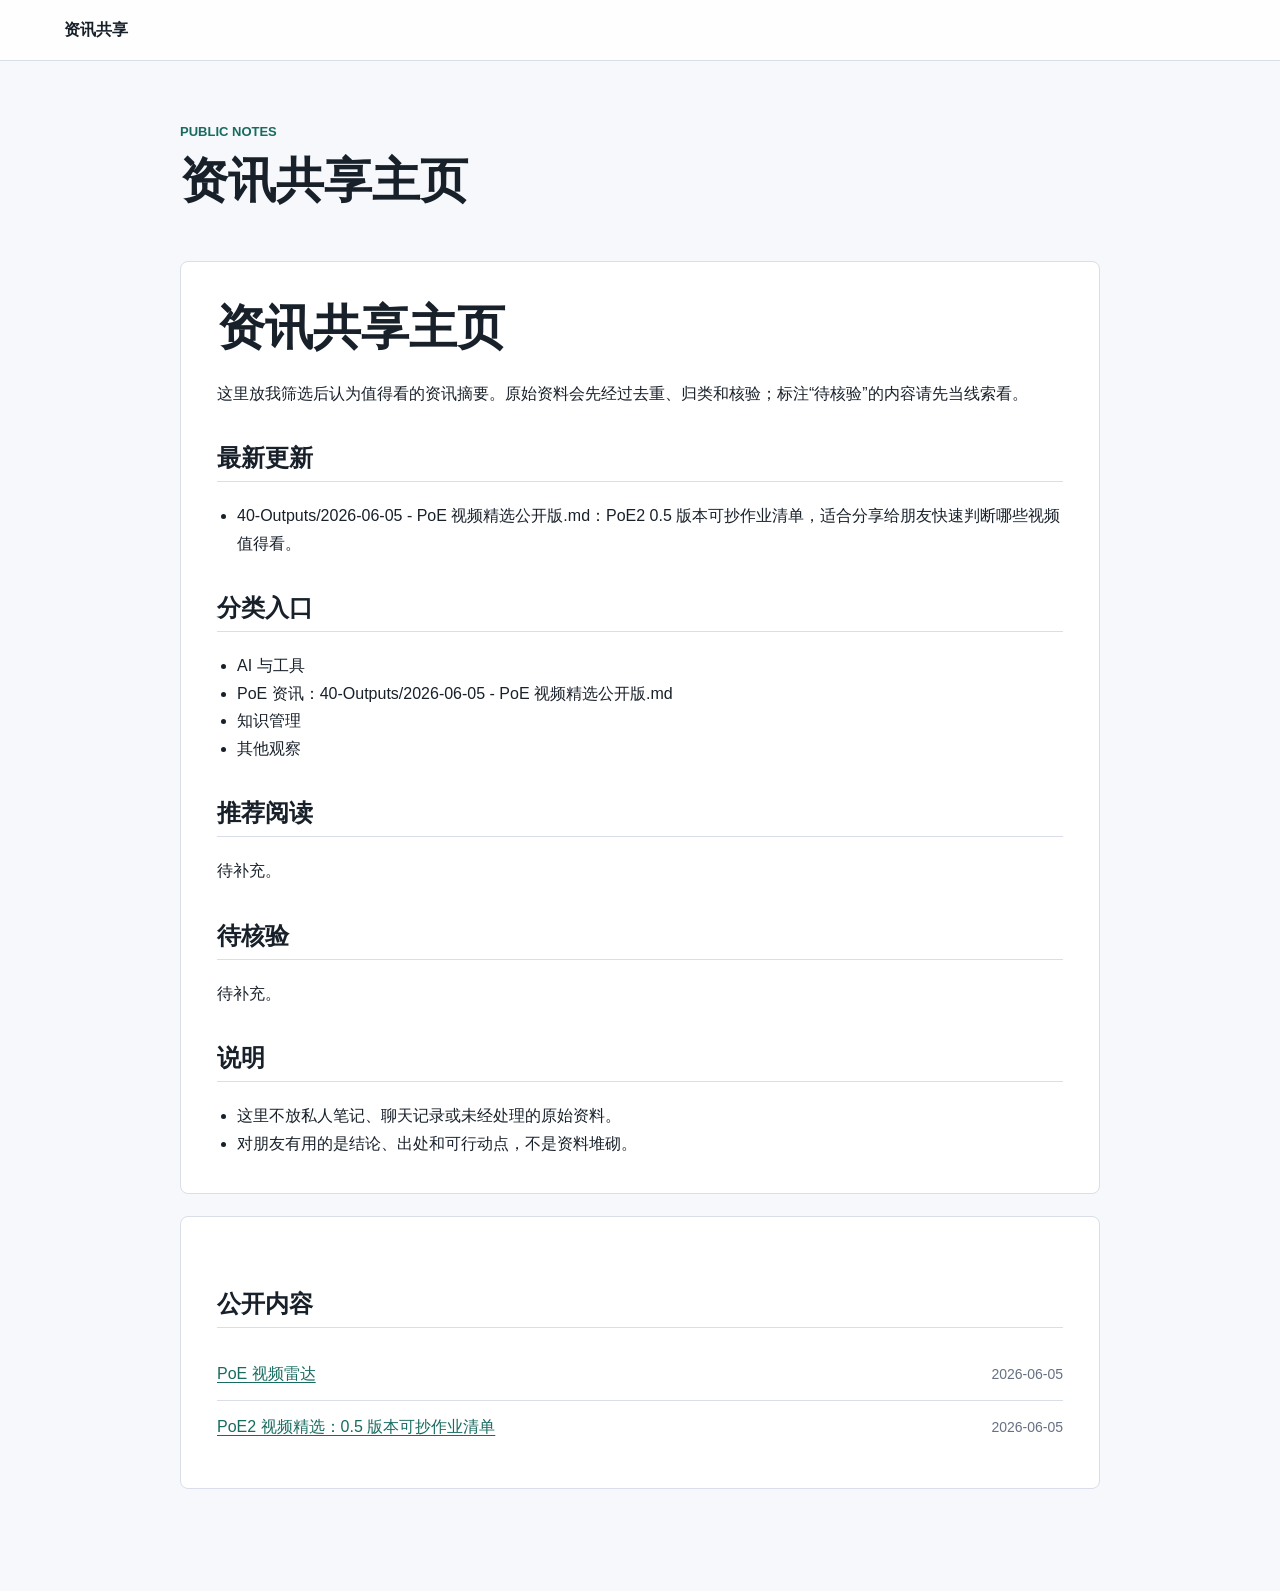
<file: index.html>
<!doctype html>
<html lang="zh-CN">
<head>
  <meta charset="utf-8">
  <meta name="viewport" content="width=device-width, initial-scale=1">
  <title>资讯共享主页 · 资讯共享</title>
  <meta name="description" content="筛选后的资讯摘要和长期笔记。">
  <link rel="stylesheet" href="./styles.css">
</head>
<body>
  <header class="site-header">
    <a class="brand" href="./index.html">资讯共享</a>
    
  </header>
  <main class="site-main ">
    <section class="hero">
  <p class="eyebrow">Public Notes</p>
  <h1>资讯共享主页</h1>
</section>
<article class="page-content">
<h1>资讯共享主页</h1>
<p>这里放我筛选后认为值得看的资讯摘要。原始资料会先经过去重、归类和核验；标注“待核验”的内容请先当线索看。</p>
<h2>最新更新</h2>
<ul>
<li>40-Outputs/2026-06-05 - PoE 视频精选公开版.md：PoE2 0.5 版本可抄作业清单，适合分享给朋友快速判断哪些视频值得看。</li>
</ul>
<h2>分类入口</h2>
<ul>
<li>AI 与工具</li>
<li>PoE 资讯：40-Outputs/2026-06-05 - PoE 视频精选公开版.md</li>
<li>知识管理</li>
<li>其他观察</li>
</ul>
<h2>推荐阅读</h2>
<p>待补充。</p>
<h2>待核验</h2>
<p>待补充。</p>
<h2>说明</h2>
<ul>
<li>这里不放私人笔记、聊天记录或未经处理的原始资料。</li>
<li>对朋友有用的是结论、出处和可行动点，不是资料堆砌。</li>
</ul>
</article>
<section class="index-list">
  <h2>公开内容</h2>
  <ul><li><a href="./poe-latest.html">PoE 视频雷达</a><span>2026-06-05</span></li><li><a href="./poe2-视频精选-0-5-版本可抄作业清单.html">PoE2 视频精选：0.5 版本可抄作业清单</a><span>2026-06-05</span></li></ul>
</section>
  </main>
</body>
</html>
</file>
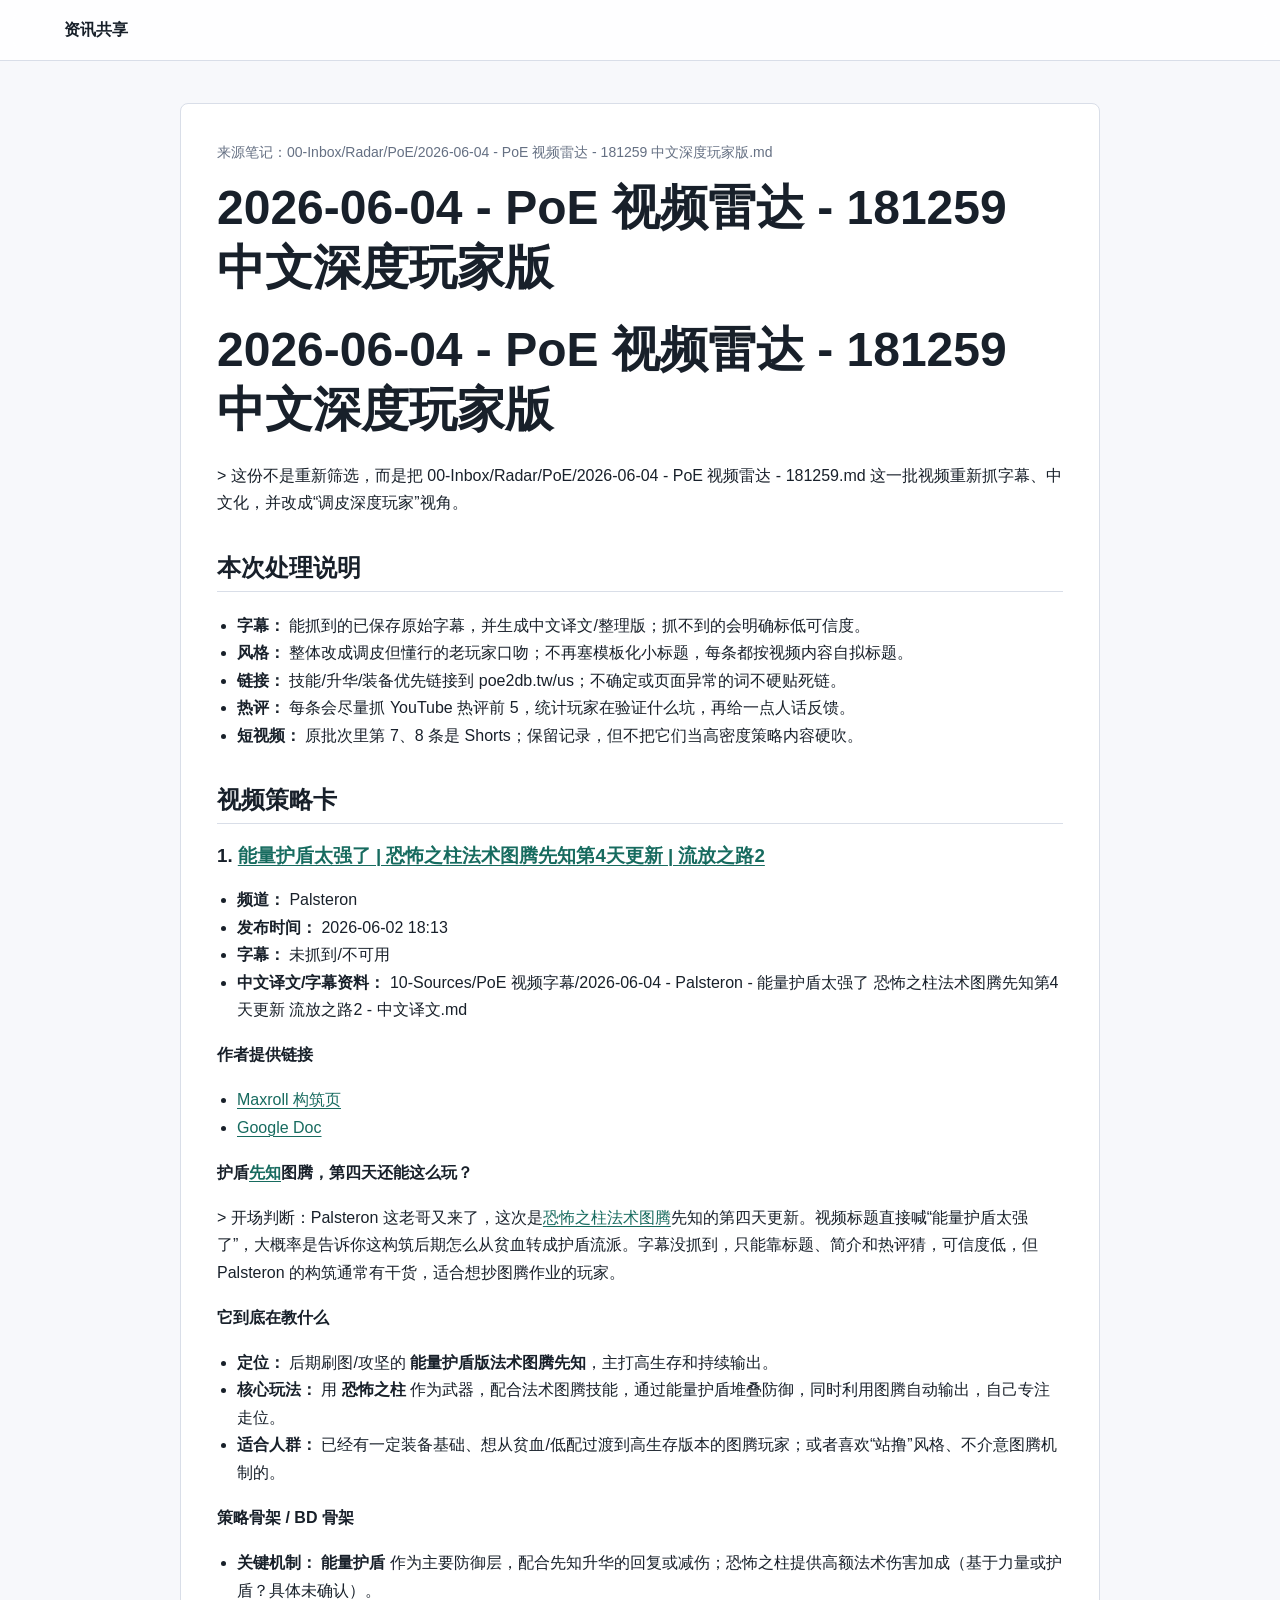
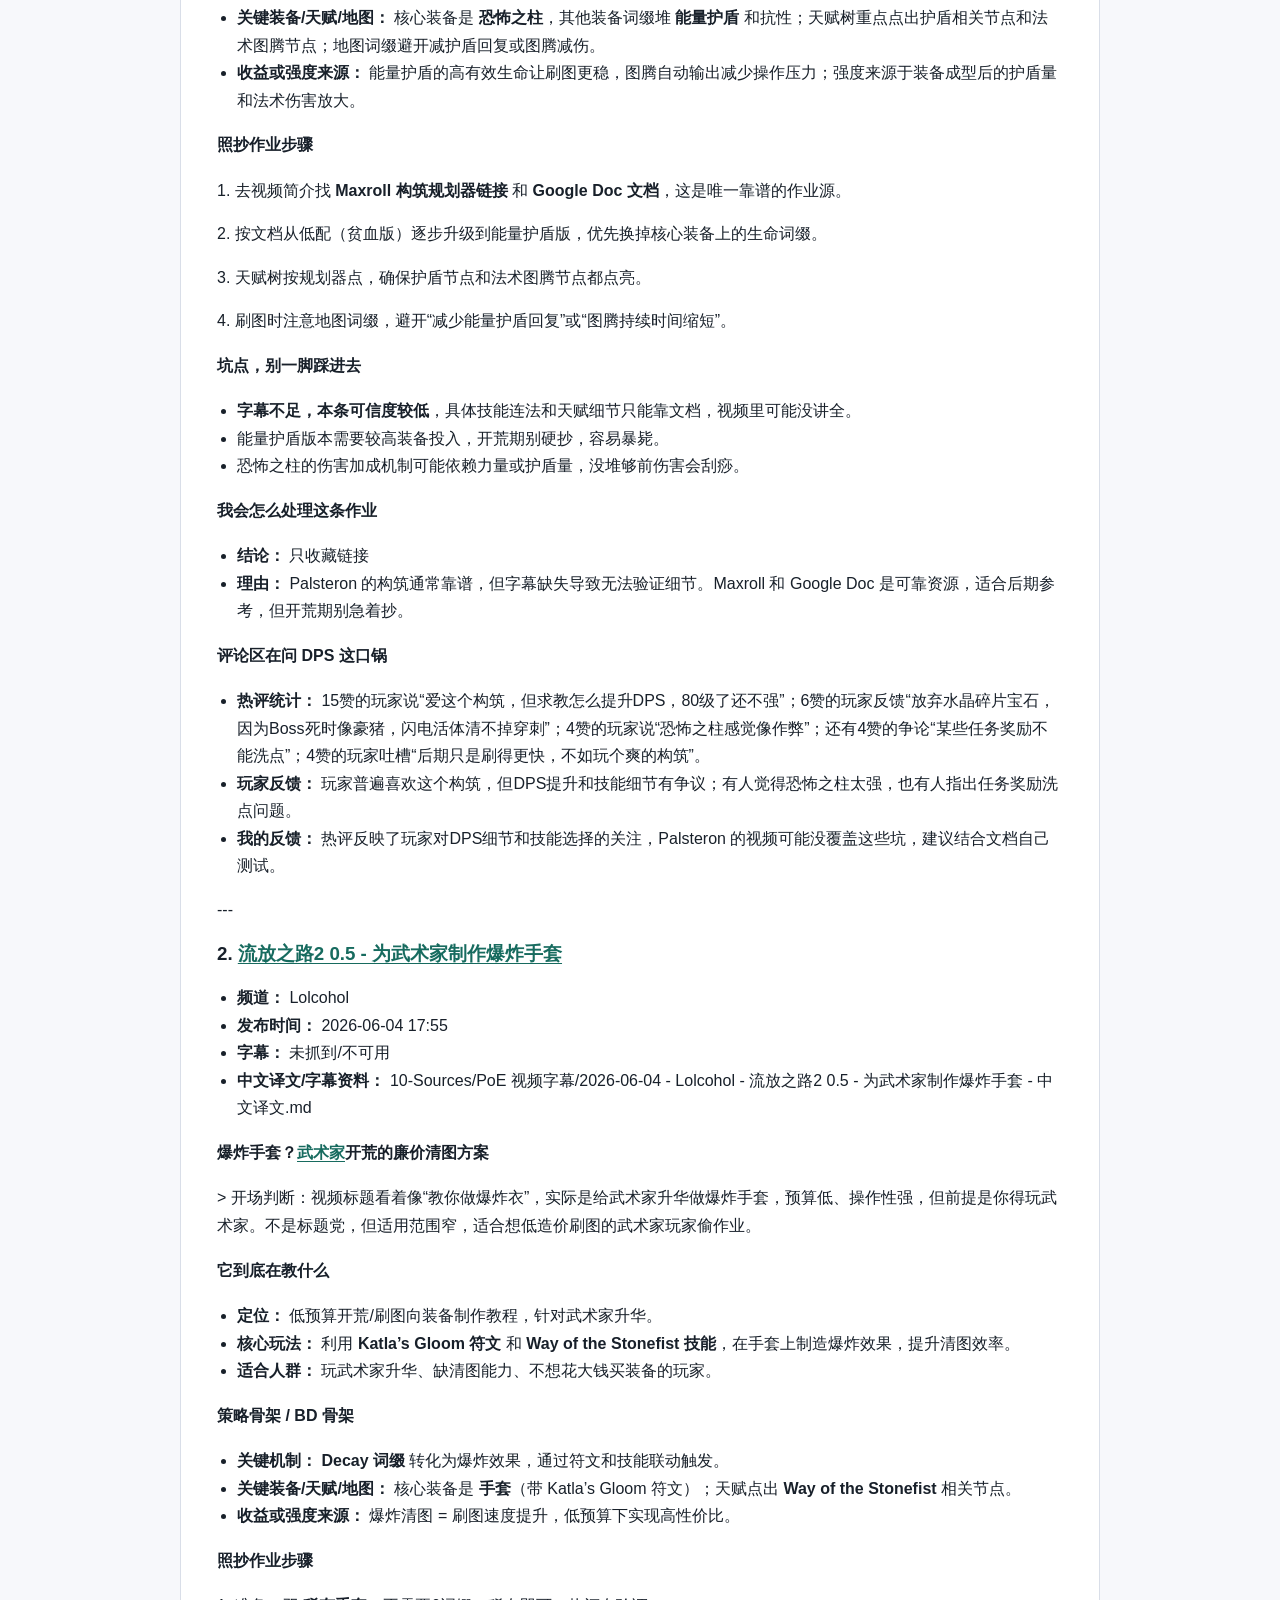
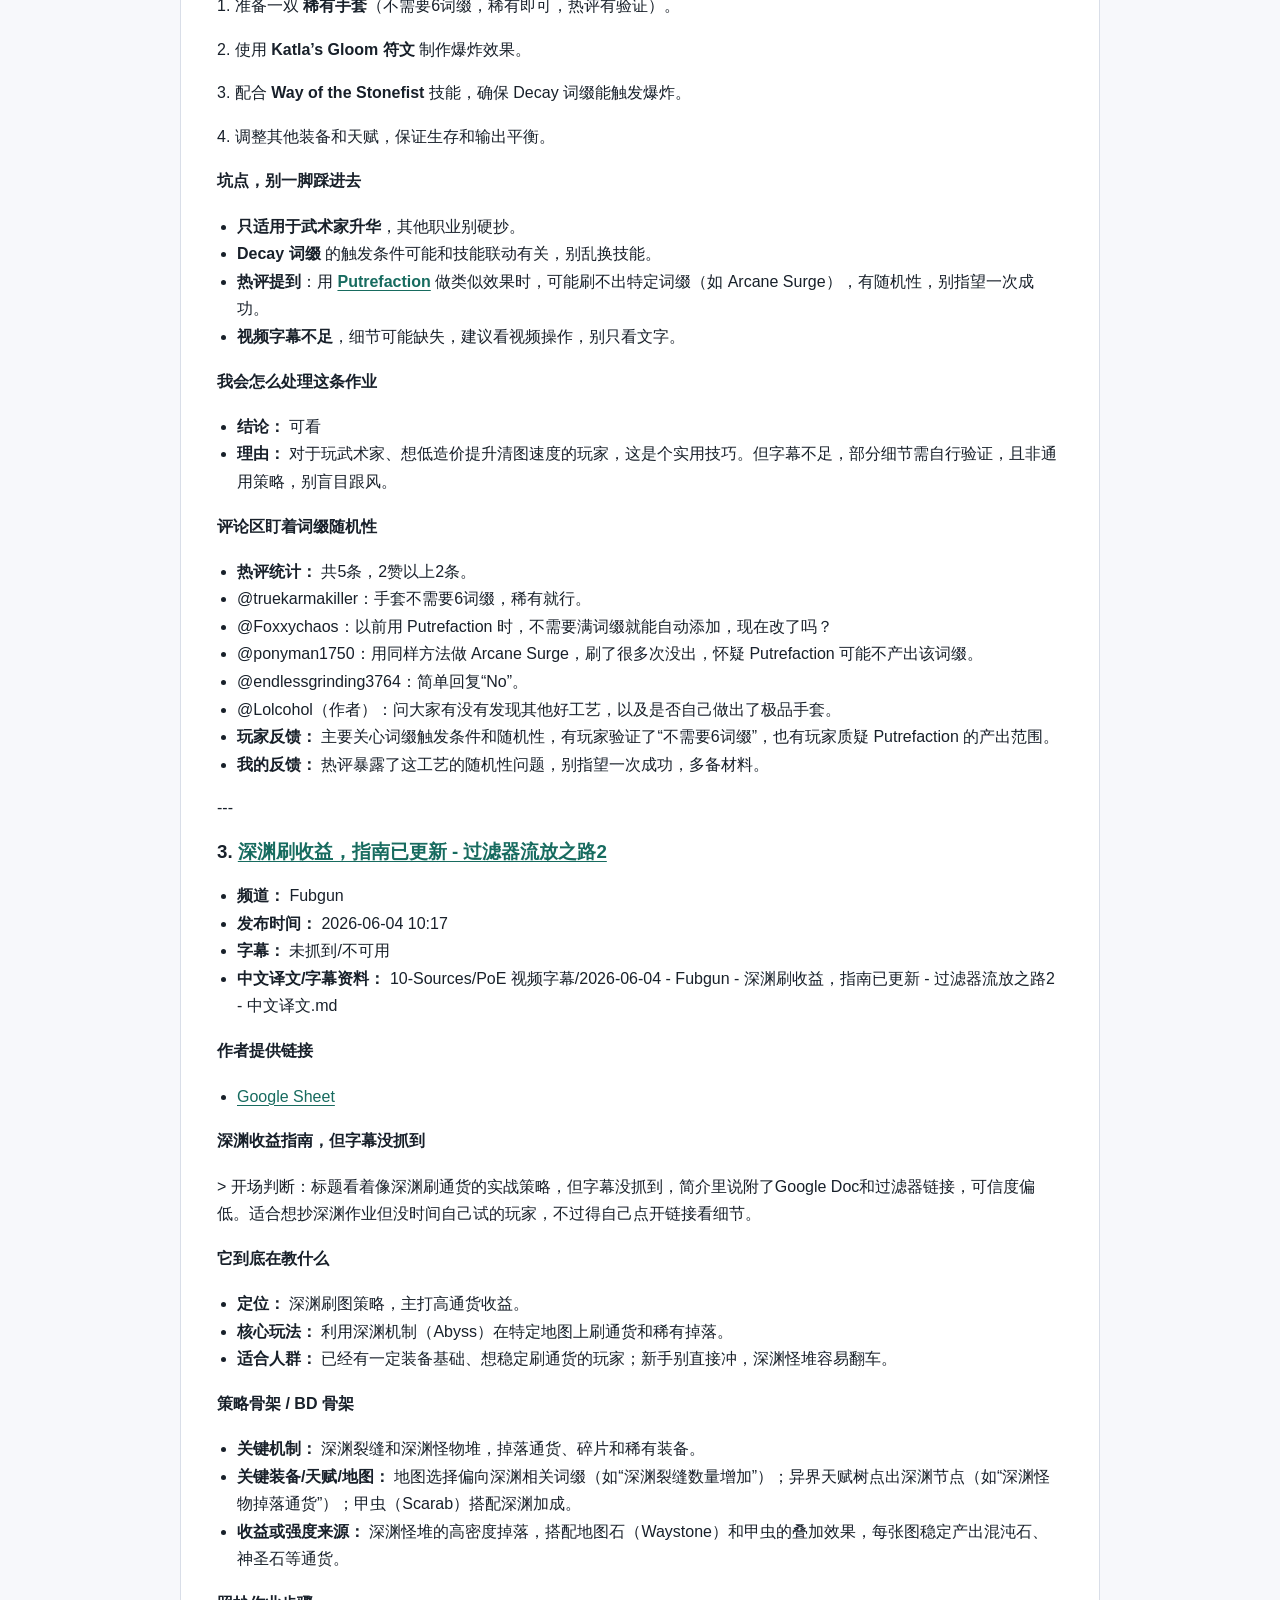
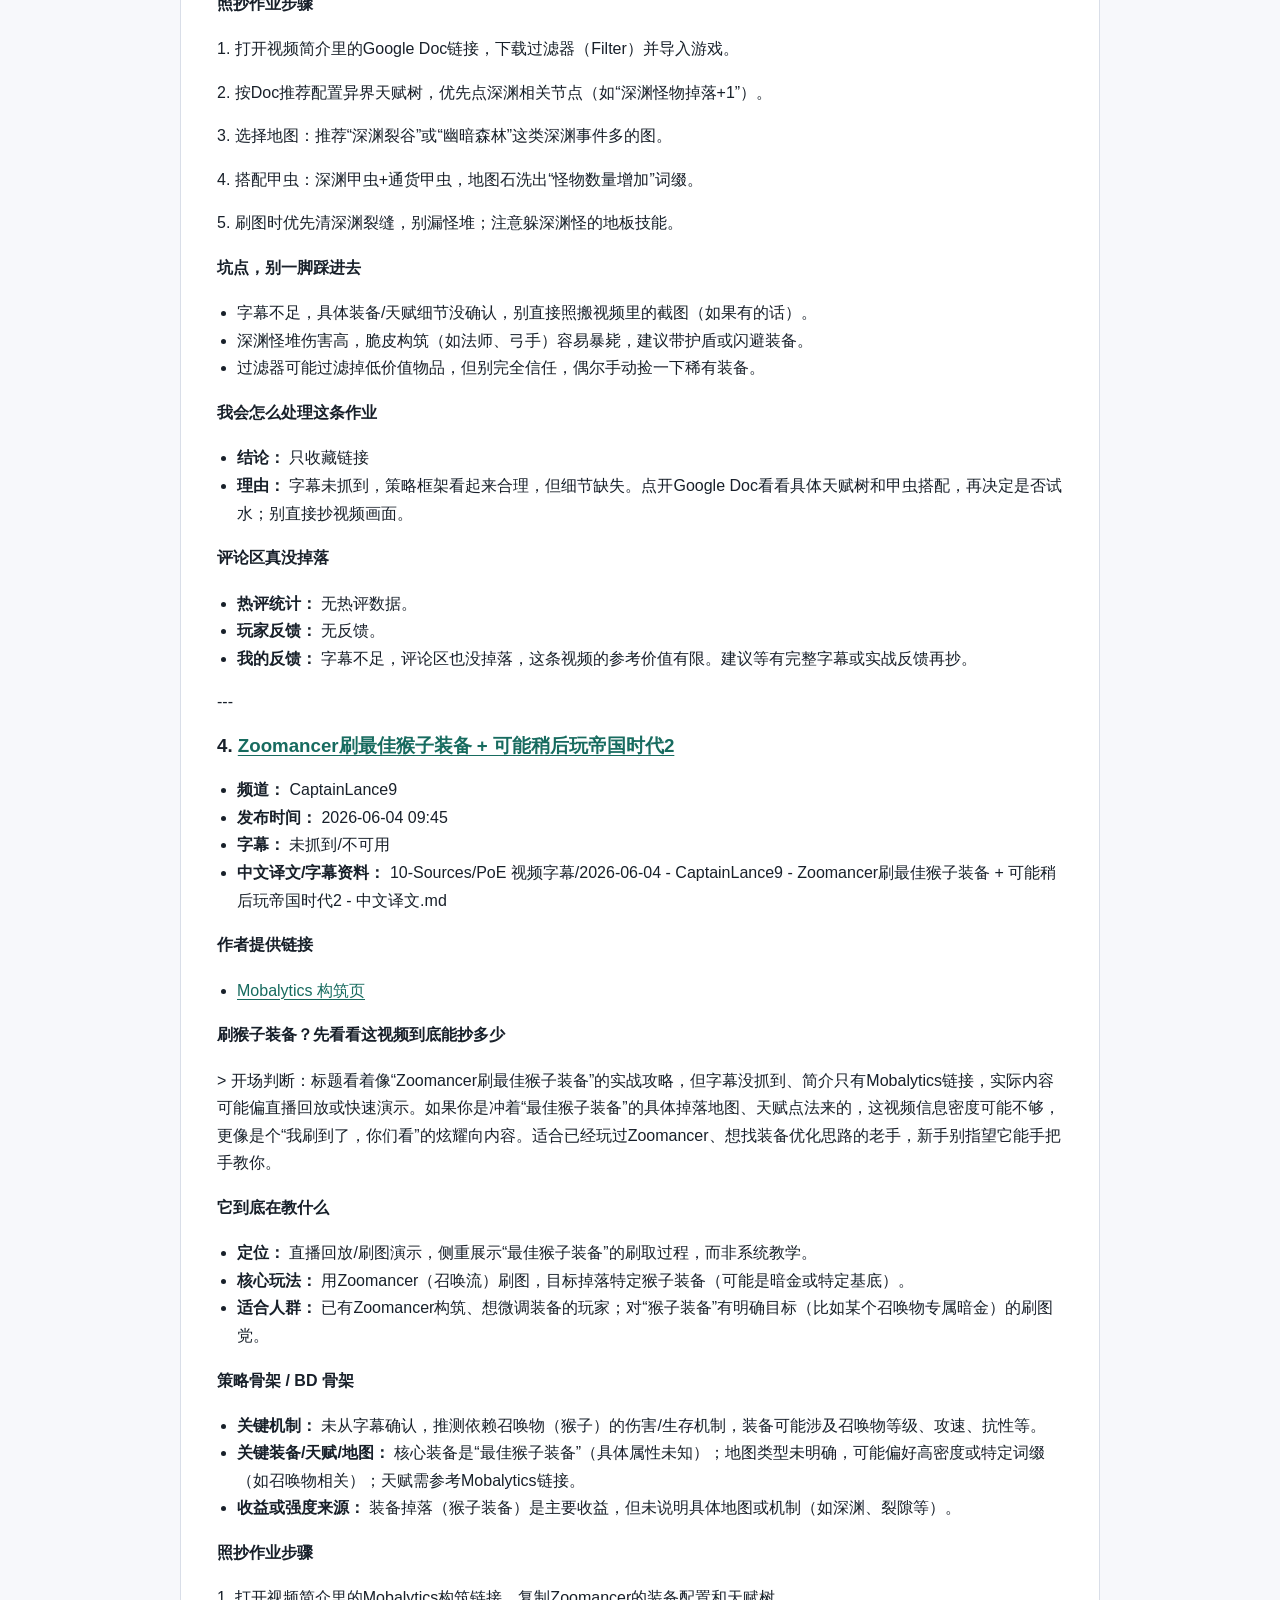
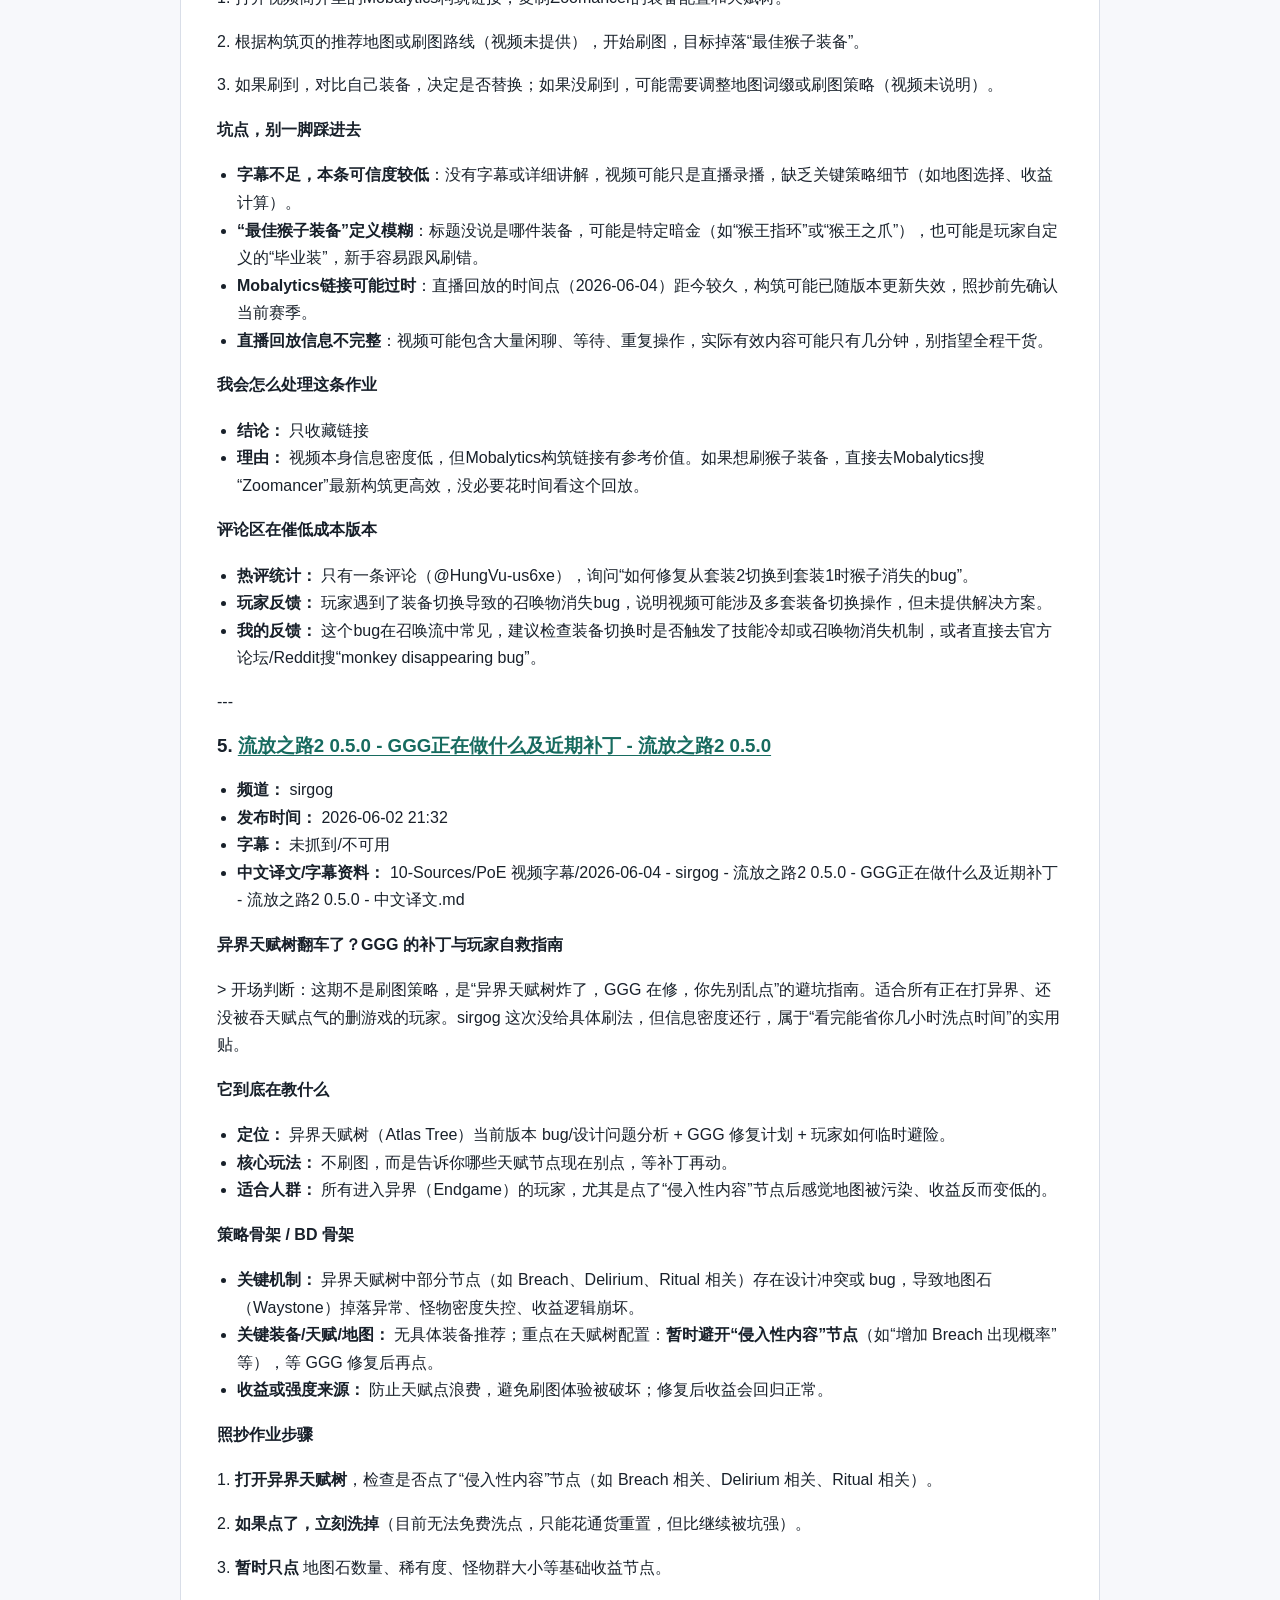
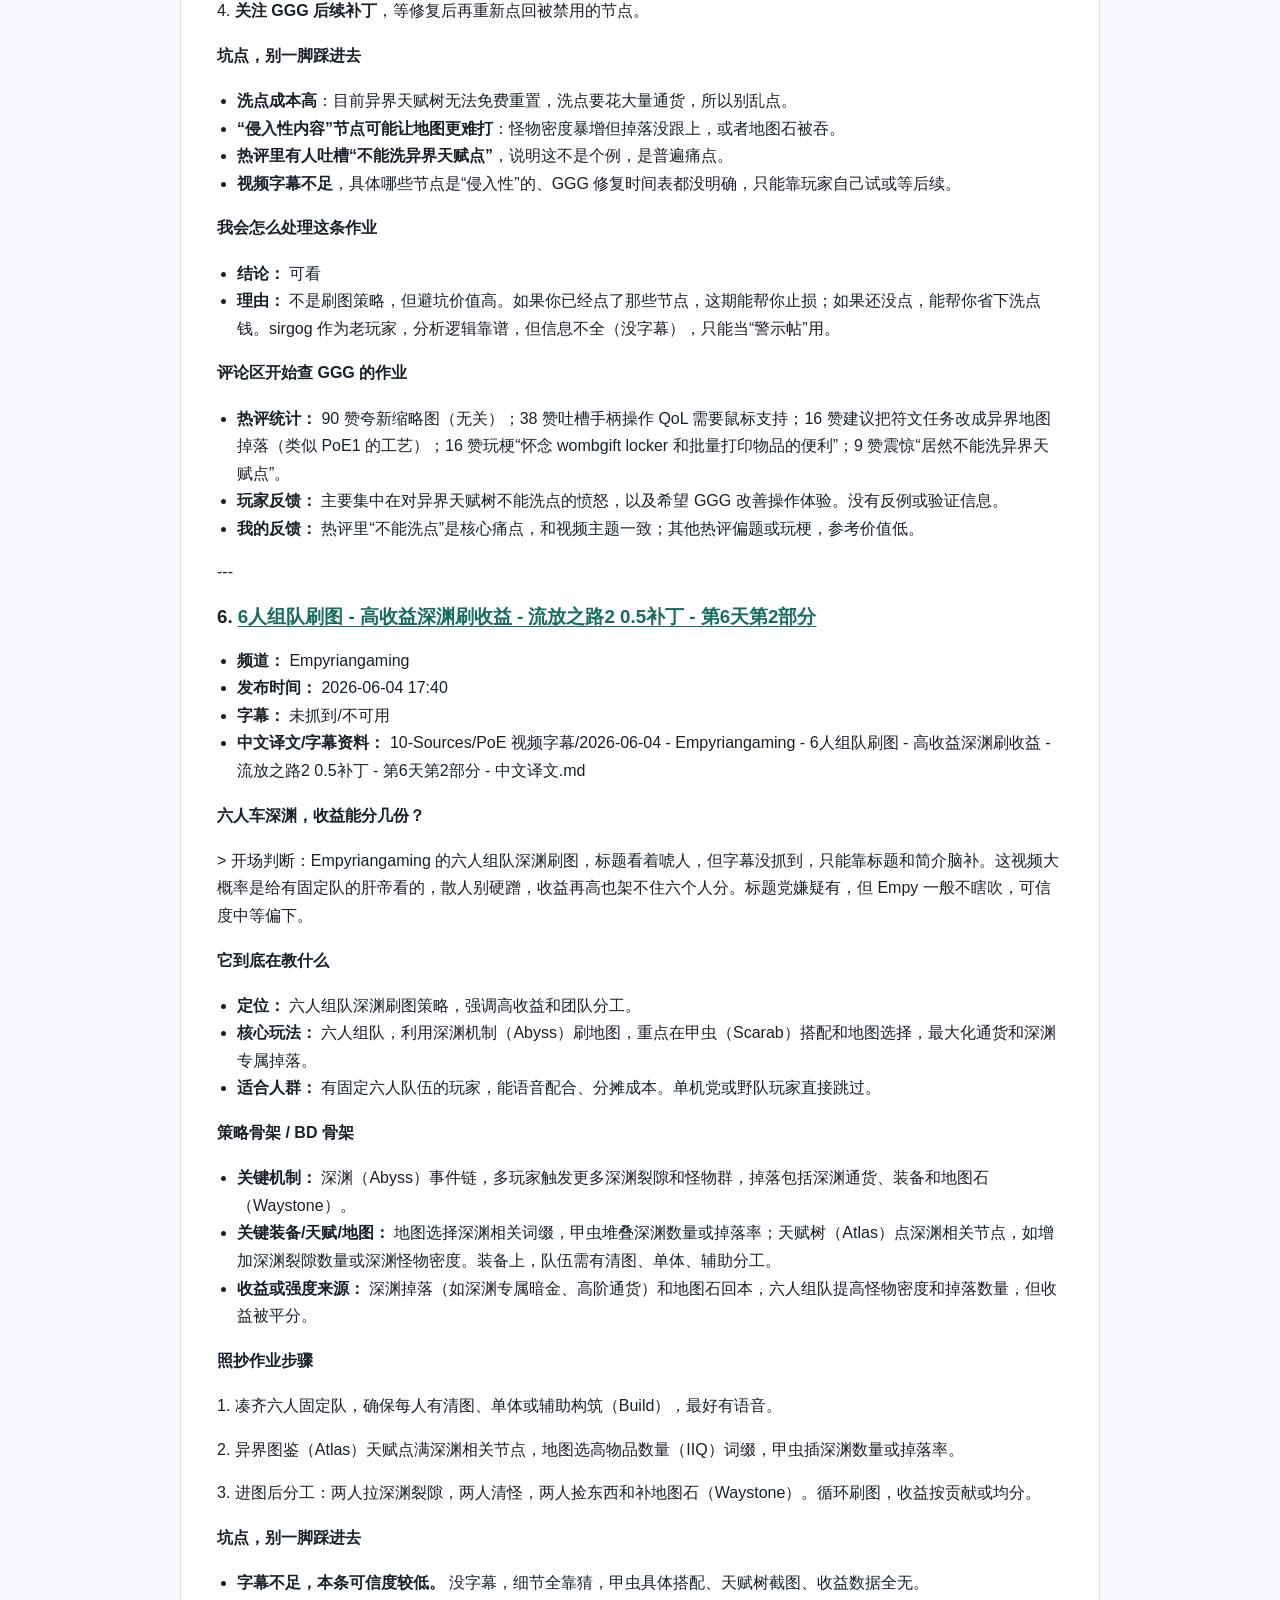
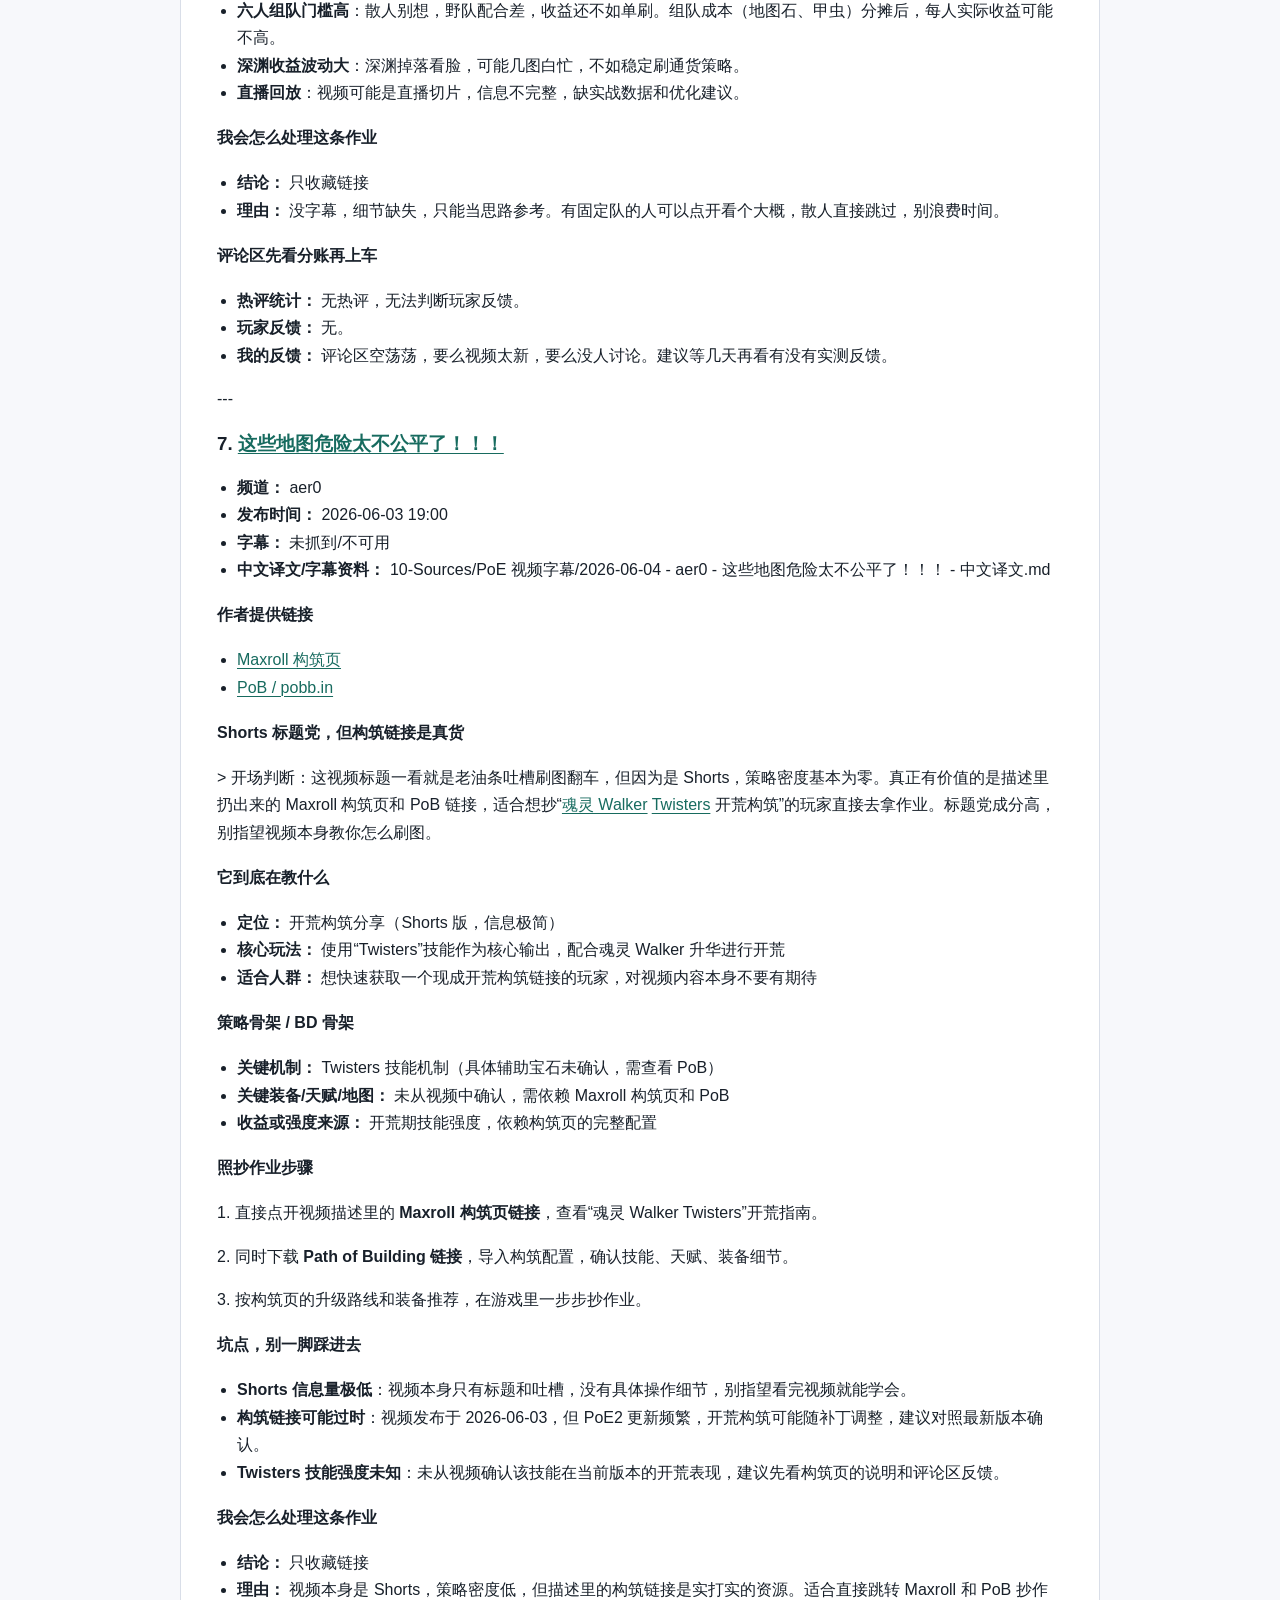
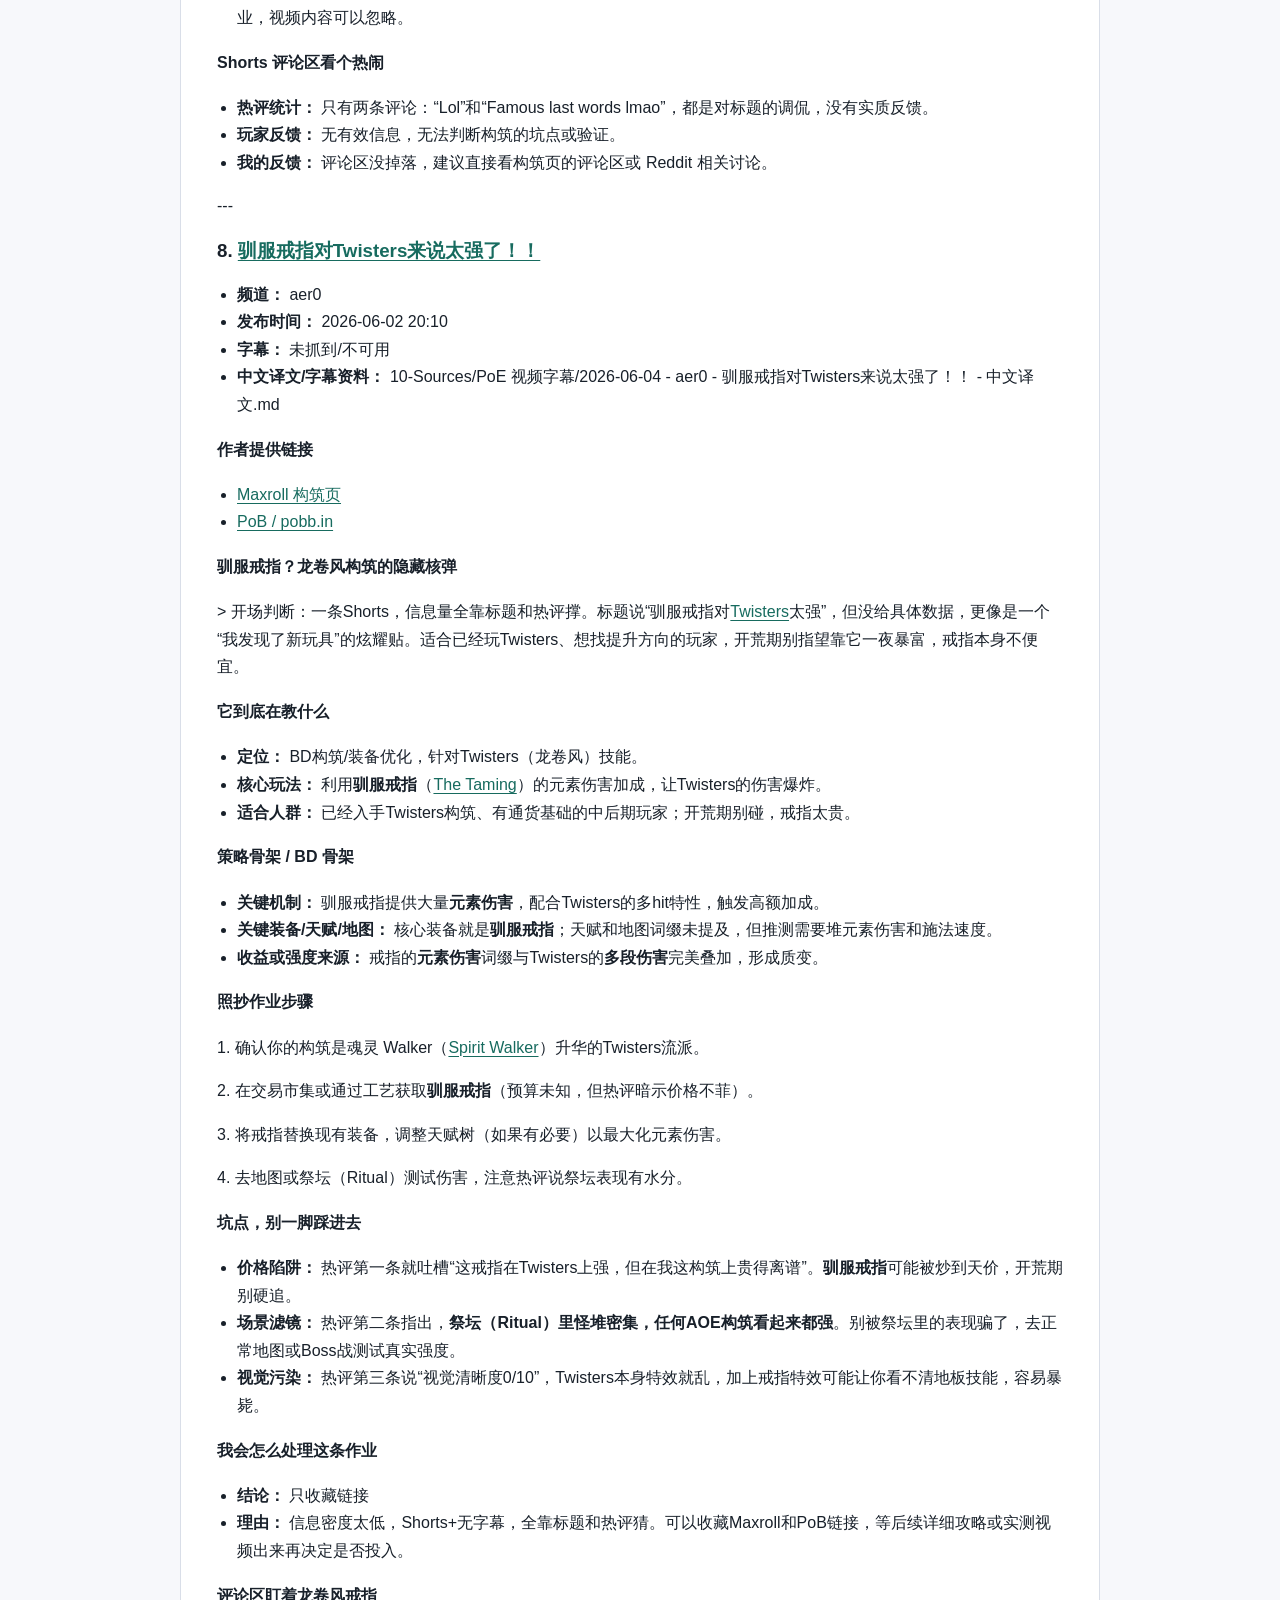
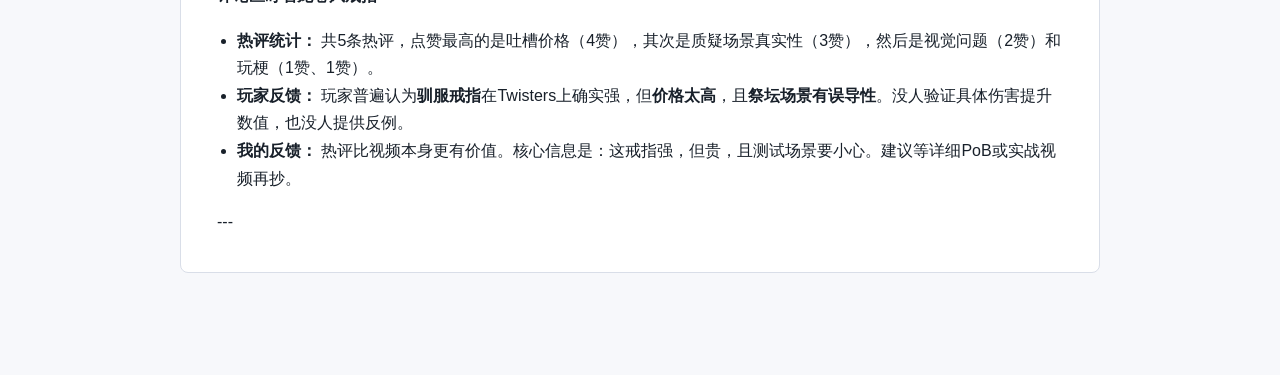
<file: 2026-06-04-poe-视频雷达-181259-中文深度玩家版.html>
<!doctype html>
<html lang="zh-CN">
<head>
  <meta charset="utf-8">
  <meta name="viewport" content="width=device-width, initial-scale=1">
  <title>2026-06-04 - PoE 视频雷达 - 181259 中文深度玩家版 · 资讯共享</title>
  <meta name="description" content="筛选后的资讯摘要和长期笔记。">
  <link rel="stylesheet" href="./styles.css">
</head>
<body>
  <header class="site-header">
    <a class="brand" href="./index.html">资讯共享</a>
    
  </header>
  <main class="site-main">
    <article class="page-content">
  <p class="source">来源笔记：00-Inbox/Radar/PoE/2026-06-04 - PoE 视频雷达 - 181259 中文深度玩家版.md</p>
  <h1>2026-06-04 - PoE 视频雷达 - 181259 中文深度玩家版</h1>
<h1>2026-06-04 - PoE 视频雷达 - 181259 中文深度玩家版</h1>
<p>&gt; 这份不是重新筛选，而是把 00-Inbox/Radar/PoE/2026-06-04 - PoE 视频雷达 - 181259.md 这一批视频重新抓字幕、中文化，并改成“调皮深度玩家”视角。</p>
<h2>本次处理说明</h2>
<ul>
<li><strong>字幕：</strong> 能抓到的已保存原始字幕，并生成中文译文/整理版；抓不到的会明确标低可信度。</li>
<li><strong>风格：</strong> 整体改成调皮但懂行的老玩家口吻；不再塞模板化小标题，每条都按视频内容自拟标题。</li>
<li><strong>链接：</strong> 技能/升华/装备优先链接到 poe2db.tw/us；不确定或页面异常的词不硬贴死链。</li>
<li><strong>热评：</strong> 每条会尽量抓 YouTube 热评前 5，统计玩家在验证什么坑，再给一点人话反馈。</li>
<li><strong>短视频：</strong> 原批次里第 7、8 条是 Shorts；保留记录，但不把它们当高密度策略内容硬吹。</li>
</ul>
<h2>视频策略卡</h2>
<h3>1. <a href="https://www.youtube.com/watch?v=-vwrql9rZB4" target="_blank" rel="noopener noreferrer">能量护盾太强了 | 恐怖之柱法术图腾先知第4天更新 | 流放之路2</a></h3>
<ul>
<li><strong>频道：</strong> Palsteron</li>
<li><strong>发布时间：</strong> 2026-06-02 18:13</li>
<li><strong>字幕：</strong> 未抓到/不可用</li>
<li><strong>中文译文/字幕资料：</strong> 10-Sources/PoE 视频字幕/2026-06-04 - Palsteron - 能量护盾太强了 恐怖之柱法术图腾先知第4天更新 流放之路2 - 中文译文.md</li>
</ul>
<h4><strong>作者提供链接</strong></h4>
<ul>
<li><a href="https://maxroll.gg/poe2/planner/wk7kwg06" target="_blank" rel="noopener noreferrer">Maxroll 构筑页</a></li>
<li><a href="https://docs.google.com/document/d/1MMeztq35_hQiE9AN5Qy4Q-fO3USBlNgbo_Ckskpm6FY" target="_blank" rel="noopener noreferrer">Google Doc</a></li>
</ul>
<h4><strong>护盾<a href="https://poe2db.tw/us/Oracle" target="_blank" rel="noopener noreferrer">先知</a>图腾，第四天还能这么玩？</strong></h4>
<p>&gt; 开场判断：Palsteron 这老哥又来了，这次是<a href="https://poe2db.tw/us/Grim_Pillars" target="_blank" rel="noopener noreferrer">恐怖之柱</a><a href="https://poe2db.tw/us/Spell_Totem" target="_blank" rel="noopener noreferrer">法术图腾</a>先知的第四天更新。视频标题直接喊“能量护盾太强了”，大概率是告诉你这构筑后期怎么从贫血转成护盾流派。字幕没抓到，只能靠标题、简介和热评猜，可信度低，但 Palsteron 的构筑通常有干货，适合想抄图腾作业的玩家。</p>
<h4><strong>它到底在教什么</strong></h4>
<ul>
<li><strong>定位：</strong> 后期刷图/攻坚的 <strong>能量护盾版法术图腾先知</strong>，主打高生存和持续输出。</li>
<li><strong>核心玩法：</strong> 用 <strong>恐怖之柱</strong> 作为武器，配合法术图腾技能，通过能量护盾堆叠防御，同时利用图腾自动输出，自己专注走位。</li>
<li><strong>适合人群：</strong> 已经有一定装备基础、想从贫血/低配过渡到高生存版本的图腾玩家；或者喜欢“站撸”风格、不介意图腾机制的。</li>
</ul>
<h4><strong>策略骨架 / BD 骨架</strong></h4>
<ul>
<li><strong>关键机制：</strong> <strong>能量护盾</strong> 作为主要防御层，配合先知升华的回复或减伤；恐怖之柱提供高额法术伤害加成（基于力量或护盾？具体未确认）。</li>
<li><strong>关键装备/天赋/地图：</strong> 核心装备是 <strong>恐怖之柱</strong>，其他装备词缀堆 <strong>能量护盾</strong> 和抗性；天赋树重点点出护盾相关节点和法术图腾节点；地图词缀避开减护盾回复或图腾减伤。</li>
<li><strong>收益或强度来源：</strong> 能量护盾的高有效生命让刷图更稳，图腾自动输出减少操作压力；强度来源于装备成型后的护盾量和法术伤害放大。</li>
</ul>
<h4><strong>照抄作业步骤</strong></h4>
<p>1. 去视频简介找 <strong>Maxroll 构筑规划器链接</strong> 和 <strong>Google Doc 文档</strong>，这是唯一靠谱的作业源。</p>
<p>2. 按文档从低配（贫血版）逐步升级到能量护盾版，优先换掉核心装备上的生命词缀。</p>
<p>3. 天赋树按规划器点，确保护盾节点和法术图腾节点都点亮。</p>
<p>4. 刷图时注意地图词缀，避开“减少能量护盾回复”或“图腾持续时间缩短”。</p>
<h4><strong>坑点，别一脚踩进去</strong></h4>
<ul>
<li><strong>字幕不足，本条可信度较低</strong>，具体技能连法和天赋细节只能靠文档，视频里可能没讲全。</li>
<li>能量护盾版本需要较高装备投入，开荒期别硬抄，容易暴毙。</li>
<li>恐怖之柱的伤害加成机制可能依赖力量或护盾量，没堆够前伤害会刮痧。</li>
</ul>
<h4><strong>我会怎么处理这条作业</strong></h4>
<ul>
<li><strong>结论：</strong> 只收藏链接</li>
<li><strong>理由：</strong> Palsteron 的构筑通常靠谱，但字幕缺失导致无法验证细节。Maxroll 和 Google Doc 是可靠资源，适合后期参考，但开荒期别急着抄。</li>
</ul>
<h4><strong>评论区在问 DPS 这口锅</strong></h4>
<ul>
<li><strong>热评统计：</strong> 15赞的玩家说“爱这个构筑，但求教怎么提升DPS，80级了还不强”；6赞的玩家反馈“放弃水晶碎片宝石，因为Boss死时像豪猪，闪电活体清不掉穿刺”；4赞的玩家说“恐怖之柱感觉像作弊”；还有4赞的争论“某些任务奖励不能洗点”；4赞的玩家吐槽“后期只是刷得更快，不如玩个爽的构筑”。</li>
<li><strong>玩家反馈：</strong> 玩家普遍喜欢这个构筑，但DPS提升和技能细节有争议；有人觉得恐怖之柱太强，也有人指出任务奖励洗点问题。</li>
<li><strong>我的反馈：</strong> 热评反映了玩家对DPS细节和技能选择的关注，Palsteron 的视频可能没覆盖这些坑，建议结合文档自己测试。</li>
</ul>
<p>---</p>
<h3>2. <a href="https://www.youtube.com/watch?v=e-MihyBNVd4" target="_blank" rel="noopener noreferrer">流放之路2 0.5 - 为武术家制作爆炸手套</a></h3>
<ul>
<li><strong>频道：</strong> Lolcohol</li>
<li><strong>发布时间：</strong> 2026-06-04 17:55</li>
<li><strong>字幕：</strong> 未抓到/不可用</li>
<li><strong>中文译文/字幕资料：</strong> 10-Sources/PoE 视频字幕/2026-06-04 - Lolcohol - 流放之路2 0.5 - 为武术家制作爆炸手套 - 中文译文.md</li>
</ul>
<h4><strong>爆炸手套？<a href="https://poe2db.tw/us/Martial_Artist" target="_blank" rel="noopener noreferrer">武术家</a>开荒的廉价清图方案</strong></h4>
<p>&gt; 开场判断：视频标题看着像“教你做爆炸衣”，实际是给武术家升华做爆炸手套，预算低、操作性强，但前提是你得玩武术家。不是标题党，但适用范围窄，适合想低造价刷图的武术家玩家偷作业。</p>
<h4><strong>它到底在教什么</strong></h4>
<ul>
<li><strong>定位：</strong> 低预算开荒/刷图向装备制作教程，针对武术家升华。</li>
<li><strong>核心玩法：</strong> 利用 <strong>Katla’s Gloom 符文</strong> 和 <strong>Way of the Stonefist 技能</strong>，在手套上制造爆炸效果，提升清图效率。</li>
<li><strong>适合人群：</strong> 玩武术家升华、缺清图能力、不想花大钱买装备的玩家。</li>
</ul>
<h4><strong>策略骨架 / BD 骨架</strong></h4>
<ul>
<li><strong>关键机制：</strong> <strong>Decay 词缀</strong> 转化为爆炸效果，通过符文和技能联动触发。</li>
<li><strong>关键装备/天赋/地图：</strong> 核心装备是 <strong>手套</strong>（带 Katla’s Gloom 符文）；天赋点出 <strong>Way of the Stonefist</strong> 相关节点。</li>
<li><strong>收益或强度来源：</strong> 爆炸清图 = 刷图速度提升，低预算下实现高性价比。</li>
</ul>
<h4><strong>照抄作业步骤</strong></h4>
<p>1. 准备一双 <strong>稀有手套</strong>（不需要6词缀，稀有即可，热评有验证）。</p>
<p>2. 使用 <strong>Katla’s Gloom 符文</strong> 制作爆炸效果。</p>
<p>3. 配合 <strong>Way of the Stonefist</strong> 技能，确保 Decay 词缀能触发爆炸。</p>
<p>4. 调整其他装备和天赋，保证生存和输出平衡。</p>
<h4><strong>坑点，别一脚踩进去</strong></h4>
<ul>
<li><strong>只适用于武术家升华</strong>，其他职业别硬抄。</li>
<li><strong>Decay 词缀</strong> 的触发条件可能和技能联动有关，别乱换技能。</li>
<li><strong>热评提到</strong>：用 <strong><a href="https://poe2db.tw/us/Putrefaction" target="_blank" rel="noopener noreferrer">Putrefaction</a></strong> 做类似效果时，可能刷不出特定词缀（如 Arcane Surge），有随机性，别指望一次成功。</li>
<li><strong>视频字幕不足</strong>，细节可能缺失，建议看视频操作，别只看文字。</li>
</ul>
<h4><strong>我会怎么处理这条作业</strong></h4>
<ul>
<li><strong>结论：</strong> 可看</li>
<li><strong>理由：</strong> 对于玩武术家、想低造价提升清图速度的玩家，这是个实用技巧。但字幕不足，部分细节需自行验证，且非通用策略，别盲目跟风。</li>
</ul>
<h4><strong>评论区盯着词缀随机性</strong></h4>
<ul>
<li><strong>热评统计：</strong> 共5条，2赞以上2条。</li>
<li>@truekarmakiller：手套不需要6词缀，稀有就行。</li>
<li>@Foxxychaos：以前用 Putrefaction 时，不需要满词缀就能自动添加，现在改了吗？</li>
<li>@ponyman1750：用同样方法做 Arcane Surge，刷了很多次没出，怀疑 Putrefaction 可能不产出该词缀。</li>
<li>@endlessgrinding3764：简单回复“No”。</li>
<li>@Lolcohol（作者）：问大家有没有发现其他好工艺，以及是否自己做出了极品手套。</li>
<li><strong>玩家反馈：</strong> 主要关心词缀触发条件和随机性，有玩家验证了“不需要6词缀”，也有玩家质疑 Putrefaction 的产出范围。</li>
<li><strong>我的反馈：</strong> 热评暴露了这工艺的随机性问题，别指望一次成功，多备材料。</li>
</ul>
<p>---</p>
<h3>3. <a href="https://www.youtube.com/watch?v=h4cltkkmItE" target="_blank" rel="noopener noreferrer">深渊刷收益，指南已更新 - 过滤器流放之路2</a></h3>
<ul>
<li><strong>频道：</strong> Fubgun</li>
<li><strong>发布时间：</strong> 2026-06-04 10:17</li>
<li><strong>字幕：</strong> 未抓到/不可用</li>
<li><strong>中文译文/字幕资料：</strong> 10-Sources/PoE 视频字幕/2026-06-04 - Fubgun - 深渊刷收益，指南已更新 - 过滤器流放之路2 - 中文译文.md</li>
</ul>
<h4><strong>作者提供链接</strong></h4>
<ul>
<li><a href="https://docs.google.com/spreadsheets/d/e/2PACX-1vR35NJkrhF1Zf9SZZOPlsdpqbTibL2AqOiZosya0NSjEN5A1Dx8a_MeQox9VDLQw3kB0ibZCNb_e6VJ/pubhtml#" target="_blank" rel="noopener noreferrer">Google Sheet</a></li>
</ul>
<h4><strong>深渊收益指南，但字幕没抓到</strong></h4>
<p>&gt; 开场判断：标题看着像深渊刷通货的实战策略，但字幕没抓到，简介里说附了Google Doc和过滤器链接，可信度偏低。适合想抄深渊作业但没时间自己试的玩家，不过得自己点开链接看细节。</p>
<h4><strong>它到底在教什么</strong></h4>
<ul>
<li><strong>定位：</strong> 深渊刷图策略，主打高通货收益。</li>
<li><strong>核心玩法：</strong> 利用深渊机制（Abyss）在特定地图上刷通货和稀有掉落。</li>
<li><strong>适合人群：</strong> 已经有一定装备基础、想稳定刷通货的玩家；新手别直接冲，深渊怪堆容易翻车。</li>
</ul>
<h4><strong>策略骨架 / BD 骨架</strong></h4>
<ul>
<li><strong>关键机制：</strong> 深渊裂缝和深渊怪物堆，掉落通货、碎片和稀有装备。</li>
<li><strong>关键装备/天赋/地图：</strong> 地图选择偏向深渊相关词缀（如“深渊裂缝数量增加”）；异界天赋树点出深渊节点（如“深渊怪物掉落通货”）；甲虫（Scarab）搭配深渊加成。</li>
<li><strong>收益或强度来源：</strong> 深渊怪堆的高密度掉落，搭配地图石（Waystone）和甲虫的叠加效果，每张图稳定产出混沌石、神圣石等通货。</li>
</ul>
<h4><strong>照抄作业步骤</strong></h4>
<p>1. 打开视频简介里的Google Doc链接，下载过滤器（Filter）并导入游戏。</p>
<p>2. 按Doc推荐配置异界天赋树，优先点深渊相关节点（如“深渊怪物掉落+1”）。</p>
<p>3. 选择地图：推荐“深渊裂谷”或“幽暗森林”这类深渊事件多的图。</p>
<p>4. 搭配甲虫：深渊甲虫+通货甲虫，地图石洗出“怪物数量增加”词缀。</p>
<p>5. 刷图时优先清深渊裂缝，别漏怪堆；注意躲深渊怪的地板技能。</p>
<h4><strong>坑点，别一脚踩进去</strong></h4>
<ul>
<li>字幕不足，具体装备/天赋细节没确认，别直接照搬视频里的截图（如果有的话）。</li>
<li>深渊怪堆伤害高，脆皮构筑（如法师、弓手）容易暴毙，建议带护盾或闪避装备。</li>
<li>过滤器可能过滤掉低价值物品，但别完全信任，偶尔手动捡一下稀有装备。</li>
</ul>
<h4><strong>我会怎么处理这条作业</strong></h4>
<ul>
<li><strong>结论：</strong> 只收藏链接</li>
<li><strong>理由：</strong> 字幕未抓到，策略框架看起来合理，但细节缺失。点开Google Doc看看具体天赋树和甲虫搭配，再决定是否试水；别直接抄视频画面。</li>
</ul>
<h4><strong>评论区真没掉落</strong></h4>
<ul>
<li><strong>热评统计：</strong> 无热评数据。</li>
<li><strong>玩家反馈：</strong> 无反馈。</li>
<li><strong>我的反馈：</strong> 字幕不足，评论区也没掉落，这条视频的参考价值有限。建议等有完整字幕或实战反馈再抄。</li>
</ul>
<p>---</p>
<h3>4. <a href="https://www.youtube.com/watch?v=QcS9usLjm7M" target="_blank" rel="noopener noreferrer">Zoomancer刷最佳猴子装备 + 可能稍后玩帝国时代2</a></h3>
<ul>
<li><strong>频道：</strong> CaptainLance9</li>
<li><strong>发布时间：</strong> 2026-06-04 09:45</li>
<li><strong>字幕：</strong> 未抓到/不可用</li>
<li><strong>中文译文/字幕资料：</strong> 10-Sources/PoE 视频字幕/2026-06-04 - CaptainLance9 - Zoomancer刷最佳猴子装备 + 可能稍后玩帝国时代2 - 中文译文.md</li>
</ul>
<h4><strong>作者提供链接</strong></h4>
<ul>
<li><a href="https://mobalytics.gg/poe-2/profile/captainlance/builds/0-5-captainlance9-s-spirit-walker-beast-tamer" target="_blank" rel="noopener noreferrer">Mobalytics 构筑页</a></li>
</ul>
<h4><strong>刷猴子装备？先看看这视频到底能抄多少</strong></h4>
<p>&gt; 开场判断：标题看着像“Zoomancer刷最佳猴子装备”的实战攻略，但字幕没抓到、简介只有Mobalytics链接，实际内容可能偏直播回放或快速演示。如果你是冲着“最佳猴子装备”的具体掉落地图、天赋点法来的，这视频信息密度可能不够，更像是个“我刷到了，你们看”的炫耀向内容。适合已经玩过Zoomancer、想找装备优化思路的老手，新手别指望它能手把手教你。</p>
<h4><strong>它到底在教什么</strong></h4>
<ul>
<li><strong>定位：</strong> 直播回放/刷图演示，侧重展示“最佳猴子装备”的刷取过程，而非系统教学。</li>
<li><strong>核心玩法：</strong> 用Zoomancer（召唤流）刷图，目标掉落特定猴子装备（可能是暗金或特定基底）。</li>
<li><strong>适合人群：</strong> 已有Zoomancer构筑、想微调装备的玩家；对“猴子装备”有明确目标（比如某个召唤物专属暗金）的刷图党。</li>
</ul>
<h4><strong>策略骨架 / BD 骨架</strong></h4>
<ul>
<li><strong>关键机制：</strong> 未从字幕确认，推测依赖召唤物（猴子）的伤害/生存机制，装备可能涉及召唤物等级、攻速、抗性等。</li>
<li><strong>关键装备/天赋/地图：</strong> 核心装备是“最佳猴子装备”（具体属性未知）；地图类型未明确，可能偏好高密度或特定词缀（如召唤物相关）；天赋需参考Mobalytics链接。</li>
<li><strong>收益或强度来源：</strong> 装备掉落（猴子装备）是主要收益，但未说明具体地图或机制（如深渊、裂隙等）。</li>
</ul>
<h4><strong>照抄作业步骤</strong></h4>
<p>1. 打开视频简介里的Mobalytics构筑链接，复制Zoomancer的装备配置和天赋树。</p>
<p>2. 根据构筑页的推荐地图或刷图路线（视频未提供），开始刷图，目标掉落“最佳猴子装备”。</p>
<p>3. 如果刷到，对比自己装备，决定是否替换；如果没刷到，可能需要调整地图词缀或刷图策略（视频未说明）。</p>
<h4><strong>坑点，别一脚踩进去</strong></h4>
<ul>
<li><strong>字幕不足，本条可信度较低</strong>：没有字幕或详细讲解，视频可能只是直播录播，缺乏关键策略细节（如地图选择、收益计算）。</li>
<li><strong>“最佳猴子装备”定义模糊</strong>：标题没说是哪件装备，可能是特定暗金（如“猴王指环”或“猴王之爪”），也可能是玩家自定义的“毕业装”，新手容易跟风刷错。</li>
<li><strong>Mobalytics链接可能过时</strong>：直播回放的时间点（2026-06-04）距今较久，构筑可能已随版本更新失效，照抄前先确认当前赛季。</li>
<li><strong>直播回放信息不完整</strong>：视频可能包含大量闲聊、等待、重复操作，实际有效内容可能只有几分钟，别指望全程干货。</li>
</ul>
<h4><strong>我会怎么处理这条作业</strong></h4>
<ul>
<li><strong>结论：</strong> 只收藏链接</li>
<li><strong>理由：</strong> 视频本身信息密度低，但Mobalytics构筑链接有参考价值。如果想刷猴子装备，直接去Mobalytics搜“Zoomancer”最新构筑更高效，没必要花时间看这个回放。</li>
</ul>
<h4><strong>评论区在催低成本版本</strong></h4>
<ul>
<li><strong>热评统计：</strong> 只有一条评论（@HungVu-us6xe），询问“如何修复从套装2切换到套装1时猴子消失的bug”。</li>
<li><strong>玩家反馈：</strong> 玩家遇到了装备切换导致的召唤物消失bug，说明视频可能涉及多套装备切换操作，但未提供解决方案。</li>
<li><strong>我的反馈：</strong> 这个bug在召唤流中常见，建议检查装备切换时是否触发了技能冷却或召唤物消失机制，或者直接去官方论坛/Reddit搜“monkey disappearing bug”。</li>
</ul>
<p>---</p>
<h3>5. <a href="https://www.youtube.com/watch?v=ufnHCcR5-NQ" target="_blank" rel="noopener noreferrer">流放之路2 0.5.0 - GGG正在做什么及近期补丁 - 流放之路2 0.5.0</a></h3>
<ul>
<li><strong>频道：</strong> sirgog</li>
<li><strong>发布时间：</strong> 2026-06-02 21:32</li>
<li><strong>字幕：</strong> 未抓到/不可用</li>
<li><strong>中文译文/字幕资料：</strong> 10-Sources/PoE 视频字幕/2026-06-04 - sirgog - 流放之路2 0.5.0 - GGG正在做什么及近期补丁 - 流放之路2 0.5.0 - 中文译文.md</li>
</ul>
<h4><strong>异界天赋树翻车了？GGG 的补丁与玩家自救指南</strong></h4>
<p>&gt; 开场判断：这期不是刷图策略，是“异界天赋树炸了，GGG 在修，你先别乱点”的避坑指南。适合所有正在打异界、还没被吞天赋点气的删游戏的玩家。sirgog 这次没给具体刷法，但信息密度还行，属于“看完能省你几小时洗点时间”的实用贴。</p>
<h4><strong>它到底在教什么</strong></h4>
<ul>
<li><strong>定位：</strong> 异界天赋树（Atlas Tree）当前版本 bug/设计问题分析 + GGG 修复计划 + 玩家如何临时避险。</li>
<li><strong>核心玩法：</strong> 不刷图，而是告诉你哪些天赋节点现在别点，等补丁再动。</li>
<li><strong>适合人群：</strong> 所有进入异界（Endgame）的玩家，尤其是点了“侵入性内容”节点后感觉地图被污染、收益反而变低的。</li>
</ul>
<h4><strong>策略骨架 / BD 骨架</strong></h4>
<ul>
<li><strong>关键机制：</strong> 异界天赋树中部分节点（如 Breach、Delirium、Ritual 相关）存在设计冲突或 bug，导致地图石（Waystone）掉落异常、怪物密度失控、收益逻辑崩坏。</li>
<li><strong>关键装备/天赋/地图：</strong> 无具体装备推荐；重点在天赋树配置：<strong>暂时避开“侵入性内容”节点</strong>（如“增加 Breach 出现概率”等），等 GGG 修复后再点。</li>
<li><strong>收益或强度来源：</strong> 防止天赋点浪费，避免刷图体验被破坏；修复后收益会回归正常。</li>
</ul>
<h4><strong>照抄作业步骤</strong></h4>
<p>1. <strong>打开异界天赋树</strong>，检查是否点了“侵入性内容”节点（如 Breach 相关、Delirium 相关、Ritual 相关）。</p>
<p>2. <strong>如果点了，立刻洗掉</strong>（目前无法免费洗点，只能花通货重置，但比继续被坑强）。</p>
<p>3. <strong>暂时只点</strong> 地图石数量、稀有度、怪物群大小等基础收益节点。</p>
<p>4. <strong>关注 GGG 后续补丁</strong>，等修复后再重新点回被禁用的节点。</p>
<h4><strong>坑点，别一脚踩进去</strong></h4>
<ul>
<li><strong>洗点成本高</strong>：目前异界天赋树无法免费重置，洗点要花大量通货，所以别乱点。</li>
<li><strong>“侵入性内容”节点可能让地图更难打</strong>：怪物密度暴增但掉落没跟上，或者地图石被吞。</li>
<li><strong>热评里有人吐槽“不能洗异界天赋点”</strong>，说明这不是个例，是普遍痛点。</li>
<li><strong>视频字幕不足</strong>，具体哪些节点是“侵入性”的、GGG 修复时间表都没明确，只能靠玩家自己试或等后续。</li>
</ul>
<h4><strong>我会怎么处理这条作业</strong></h4>
<ul>
<li><strong>结论：</strong> 可看</li>
<li><strong>理由：</strong> 不是刷图策略，但避坑价值高。如果你已经点了那些节点，这期能帮你止损；如果还没点，能帮你省下洗点钱。sirgog 作为老玩家，分析逻辑靠谱，但信息不全（没字幕），只能当“警示帖”用。</li>
</ul>
<h4><strong>评论区开始查 GGG 的作业</strong></h4>
<ul>
<li><strong>热评统计：</strong> 90 赞夸新缩略图（无关）；38 赞吐槽手柄操作 QoL 需要鼠标支持；16 赞建议把符文任务改成异界地图掉落（类似 PoE1 的工艺）；16 赞玩梗“怀念 wombgift locker 和批量打印物品的便利”；9 赞震惊“居然不能洗异界天赋点”。</li>
<li><strong>玩家反馈：</strong> 主要集中在对异界天赋树不能洗点的愤怒，以及希望 GGG 改善操作体验。没有反例或验证信息。</li>
<li><strong>我的反馈：</strong> 热评里“不能洗点”是核心痛点，和视频主题一致；其他热评偏题或玩梗，参考价值低。</li>
</ul>
<p>---</p>
<h3>6. <a href="https://www.youtube.com/watch?v=pJBjvb-ags0" target="_blank" rel="noopener noreferrer">6人组队刷图 - 高收益深渊刷收益 - 流放之路2 0.5补丁 - 第6天第2部分</a></h3>
<ul>
<li><strong>频道：</strong> Empyriangaming</li>
<li><strong>发布时间：</strong> 2026-06-04 17:40</li>
<li><strong>字幕：</strong> 未抓到/不可用</li>
<li><strong>中文译文/字幕资料：</strong> 10-Sources/PoE 视频字幕/2026-06-04 - Empyriangaming - 6人组队刷图 - 高收益深渊刷收益 - 流放之路2 0.5补丁 - 第6天第2部分 - 中文译文.md</li>
</ul>
<h4><strong>六人车深渊，收益能分几份？</strong></h4>
<p>&gt; 开场判断：Empyriangaming 的六人组队深渊刷图，标题看着唬人，但字幕没抓到，只能靠标题和简介脑补。这视频大概率是给有固定队的肝帝看的，散人别硬蹭，收益再高也架不住六个人分。标题党嫌疑有，但 Empy 一般不瞎吹，可信度中等偏下。</p>
<h4><strong>它到底在教什么</strong></h4>
<ul>
<li><strong>定位：</strong> 六人组队深渊刷图策略，强调高收益和团队分工。</li>
<li><strong>核心玩法：</strong> 六人组队，利用深渊机制（Abyss）刷地图，重点在甲虫（Scarab）搭配和地图选择，最大化通货和深渊专属掉落。</li>
<li><strong>适合人群：</strong> 有固定六人队伍的玩家，能语音配合、分摊成本。单机党或野队玩家直接跳过。</li>
</ul>
<h4><strong>策略骨架 / BD 骨架</strong></h4>
<ul>
<li><strong>关键机制：</strong> 深渊（Abyss）事件链，多玩家触发更多深渊裂隙和怪物群，掉落包括深渊通货、装备和地图石（Waystone）。</li>
<li><strong>关键装备/天赋/地图：</strong> 地图选择深渊相关词缀，甲虫堆叠深渊数量或掉落率；天赋树（Atlas）点深渊相关节点，如增加深渊裂隙数量或深渊怪物密度。装备上，队伍需有清图、单体、辅助分工。</li>
<li><strong>收益或强度来源：</strong> 深渊掉落（如深渊专属暗金、高阶通货）和地图石回本，六人组队提高怪物密度和掉落数量，但收益被平分。</li>
</ul>
<h4><strong>照抄作业步骤</strong></h4>
<p>1. 凑齐六人固定队，确保每人有清图、单体或辅助构筑（Build），最好有语音。</p>
<p>2. 异界图鉴（Atlas）天赋点满深渊相关节点，地图选高物品数量（IIQ）词缀，甲虫插深渊数量或掉落率。</p>
<p>3. 进图后分工：两人拉深渊裂隙，两人清怪，两人捡东西和补地图石（Waystone）。循环刷图，收益按贡献或均分。</p>
<h4><strong>坑点，别一脚踩进去</strong></h4>
<ul>
<li><strong>字幕不足，本条可信度较低。</strong> 没字幕，细节全靠猜，甲虫具体搭配、天赋树截图、收益数据全无。</li>
<li><strong>六人组队门槛高</strong>：散人别想，野队配合差，收益还不如单刷。组队成本（地图石、甲虫）分摊后，每人实际收益可能不高。</li>
<li><strong>深渊收益波动大</strong>：深渊掉落看脸，可能几图白忙，不如稳定刷通货策略。</li>
<li><strong>直播回放</strong>：视频可能是直播切片，信息不完整，缺实战数据和优化建议。</li>
</ul>
<h4><strong>我会怎么处理这条作业</strong></h4>
<ul>
<li><strong>结论：</strong> 只收藏链接</li>
<li><strong>理由：</strong> 没字幕，细节缺失，只能当思路参考。有固定队的人可以点开看个大概，散人直接跳过，别浪费时间。</li>
</ul>
<h4><strong>评论区先看分账再上车</strong></h4>
<ul>
<li><strong>热评统计：</strong> 无热评，无法判断玩家反馈。</li>
<li><strong>玩家反馈：</strong> 无。</li>
<li><strong>我的反馈：</strong> 评论区空荡荡，要么视频太新，要么没人讨论。建议等几天再看有没有实测反馈。</li>
</ul>
<p>---</p>
<h3>7. <a href="https://www.youtube.com/shorts/XfQPxv-BQmo" target="_blank" rel="noopener noreferrer">这些地图危险太不公平了！！！</a></h3>
<ul>
<li><strong>频道：</strong> aer0</li>
<li><strong>发布时间：</strong> 2026-06-03 19:00</li>
<li><strong>字幕：</strong> 未抓到/不可用</li>
<li><strong>中文译文/字幕资料：</strong> 10-Sources/PoE 视频字幕/2026-06-04 - aer0 - 这些地图危险太不公平了！！！ - 中文译文.md</li>
</ul>
<h4><strong>作者提供链接</strong></h4>
<ul>
<li><a href="https://maxroll.gg/poe2/build-guides/spirit-walker-twisters" target="_blank" rel="noopener noreferrer">Maxroll 构筑页</a></li>
<li><a href="https://pobb.in/YyECUQPdZMBO" target="_blank" rel="noopener noreferrer">PoB / pobb.in</a></li>
</ul>
<h4><strong>Shorts 标题党，但构筑链接是真货</strong></h4>
<p>&gt; 开场判断：这视频标题一看就是老油条吐槽刷图翻车，但因为是 Shorts，策略密度基本为零。真正有价值的是描述里扔出来的 Maxroll 构筑页和 PoB 链接，适合想抄“<a href="https://poe2db.tw/us/Spirit_Walker" target="_blank" rel="noopener noreferrer">魂灵 Walker</a> <a href="https://poe2db.tw/us/Twister" target="_blank" rel="noopener noreferrer">Twisters</a> 开荒构筑”的玩家直接去拿作业。标题党成分高，别指望视频本身教你怎么刷图。</p>
<h4><strong>它到底在教什么</strong></h4>
<ul>
<li><strong>定位：</strong> 开荒构筑分享（Shorts 版，信息极简）</li>
<li><strong>核心玩法：</strong> 使用“Twisters”技能作为核心输出，配合魂灵 Walker 升华进行开荒</li>
<li><strong>适合人群：</strong> 想快速获取一个现成开荒构筑链接的玩家，对视频内容本身不要有期待</li>
</ul>
<h4><strong>策略骨架 / BD 骨架</strong></h4>
<ul>
<li><strong>关键机制：</strong> Twisters 技能机制（具体辅助宝石未确认，需查看 PoB）</li>
<li><strong>关键装备/天赋/地图：</strong> 未从视频中确认，需依赖 Maxroll 构筑页和 PoB</li>
<li><strong>收益或强度来源：</strong> 开荒期技能强度，依赖构筑页的完整配置</li>
</ul>
<h4><strong>照抄作业步骤</strong></h4>
<p>1. 直接点开视频描述里的 <strong>Maxroll 构筑页链接</strong>，查看“魂灵 Walker Twisters”开荒指南。</p>
<p>2. 同时下载 <strong>Path of Building 链接</strong>，导入构筑配置，确认技能、天赋、装备细节。</p>
<p>3. 按构筑页的升级路线和装备推荐，在游戏里一步步抄作业。</p>
<h4><strong>坑点，别一脚踩进去</strong></h4>
<ul>
<li><strong>Shorts 信息量极低</strong>：视频本身只有标题和吐槽，没有具体操作细节，别指望看完视频就能学会。</li>
<li><strong>构筑链接可能过时</strong>：视频发布于 2026-06-03，但 PoE2 更新频繁，开荒构筑可能随补丁调整，建议对照最新版本确认。</li>
<li><strong>Twisters 技能强度未知</strong>：未从视频确认该技能在当前版本的开荒表现，建议先看构筑页的说明和评论区反馈。</li>
</ul>
<h4><strong>我会怎么处理这条作业</strong></h4>
<ul>
<li><strong>结论：</strong> 只收藏链接</li>
<li><strong>理由：</strong> 视频本身是 Shorts，策略密度低，但描述里的构筑链接是实打实的资源。适合直接跳转 Maxroll 和 PoB 抄作业，视频内容可以忽略。</li>
</ul>
<h4><strong>Shorts 评论区看个热闹</strong></h4>
<ul>
<li><strong>热评统计：</strong> 只有两条评论：“Lol”和“Famous last words lmao”，都是对标题的调侃，没有实质反馈。</li>
<li><strong>玩家反馈：</strong> 无有效信息，无法判断构筑的坑点或验证。</li>
<li><strong>我的反馈：</strong> 评论区没掉落，建议直接看构筑页的评论区或 Reddit 相关讨论。</li>
</ul>
<p>---</p>
<h3>8. <a href="https://www.youtube.com/shorts/9pvBPfMpfvQ" target="_blank" rel="noopener noreferrer">驯服戒指对Twisters来说太强了！！</a></h3>
<ul>
<li><strong>频道：</strong> aer0</li>
<li><strong>发布时间：</strong> 2026-06-02 20:10</li>
<li><strong>字幕：</strong> 未抓到/不可用</li>
<li><strong>中文译文/字幕资料：</strong> 10-Sources/PoE 视频字幕/2026-06-04 - aer0 - 驯服戒指对Twisters来说太强了！！ - 中文译文.md</li>
</ul>
<h4><strong>作者提供链接</strong></h4>
<ul>
<li><a href="https://maxroll.gg/poe2/build-guides/spirit-walker-twisters" target="_blank" rel="noopener noreferrer">Maxroll 构筑页</a></li>
<li><a href="https://pobb.in/YyECUQPdZMBO" target="_blank" rel="noopener noreferrer">PoB / pobb.in</a></li>
</ul>
<h4><strong>驯服戒指？龙卷风构筑的隐藏核弹</strong></h4>
<p>&gt; 开场判断：一条Shorts，信息量全靠标题和热评撑。标题说“驯服戒指对<a href="https://poe2db.tw/us/Twister" target="_blank" rel="noopener noreferrer">Twisters</a>太强”，但没给具体数据，更像是一个“我发现了新玩具”的炫耀贴。适合已经玩Twisters、想找提升方向的玩家，开荒期别指望靠它一夜暴富，戒指本身不便宜。</p>
<h4><strong>它到底在教什么</strong></h4>
<ul>
<li><strong>定位：</strong> BD构筑/装备优化，针对Twisters（龙卷风）技能。</li>
<li><strong>核心玩法：</strong> 利用<strong>驯服戒指</strong>（<a href="https://poe2db.tw/us/The_Taming" target="_blank" rel="noopener noreferrer">The Taming</a>）的元素伤害加成，让Twisters的伤害爆炸。</li>
<li><strong>适合人群：</strong> 已经入手Twisters构筑、有通货基础的中后期玩家；开荒期别碰，戒指太贵。</li>
</ul>
<h4><strong>策略骨架 / BD 骨架</strong></h4>
<ul>
<li><strong>关键机制：</strong> 驯服戒指提供大量<strong>元素伤害</strong>，配合Twisters的多hit特性，触发高额加成。</li>
<li><strong>关键装备/天赋/地图：</strong> 核心装备就是<strong>驯服戒指</strong>；天赋和地图词缀未提及，但推测需要堆元素伤害和施法速度。</li>
<li><strong>收益或强度来源：</strong> 戒指的<strong>元素伤害</strong>词缀与Twisters的<strong>多段伤害</strong>完美叠加，形成质变。</li>
</ul>
<h4><strong>照抄作业步骤</strong></h4>
<p>1.  确认你的构筑是魂灵 Walker（<a href="https://poe2db.tw/us/Spirit_Walker" target="_blank" rel="noopener noreferrer">Spirit Walker</a>）升华的Twisters流派。</p>
<p>2.  在交易市集或通过工艺获取<strong>驯服戒指</strong>（预算未知，但热评暗示价格不菲）。</p>
<p>3.  将戒指替换现有装备，调整天赋树（如果有必要）以最大化元素伤害。</p>
<p>4.  去地图或祭坛（Ritual）测试伤害，注意热评说祭坛表现有水分。</p>
<h4><strong>坑点，别一脚踩进去</strong></h4>
<ul>
<li><strong>价格陷阱：</strong> 热评第一条就吐槽“这戒指在Twisters上强，但在我这构筑上贵得离谱”。<strong>驯服戒指</strong>可能被炒到天价，开荒期别硬追。</li>
<li><strong>场景滤镜：</strong> 热评第二条指出，<strong>祭坛（Ritual）里怪堆密集，任何AOE构筑看起来都强</strong>。别被祭坛里的表现骗了，去正常地图或Boss战测试真实强度。</li>
<li><strong>视觉污染：</strong> 热评第三条说“视觉清晰度0/10”，Twisters本身特效就乱，加上戒指特效可能让你看不清地板技能，容易暴毙。</li>
</ul>
<h4><strong>我会怎么处理这条作业</strong></h4>
<ul>
<li><strong>结论：</strong> 只收藏链接</li>
<li><strong>理由：</strong> 信息密度太低，Shorts+无字幕，全靠标题和热评猜。可以收藏Maxroll和PoB链接，等后续详细攻略或实测视频出来再决定是否投入。</li>
</ul>
<h4><strong>评论区盯着龙卷风戒指</strong></h4>
<ul>
<li><strong>热评统计：</strong> 共5条热评，点赞最高的是吐槽价格（4赞），其次是质疑场景真实性（3赞），然后是视觉问题（2赞）和玩梗（1赞、1赞）。</li>
<li><strong>玩家反馈：</strong> 玩家普遍认为<strong>驯服戒指</strong>在Twisters上确实强，但<strong>价格太高</strong>，且<strong>祭坛场景有误导性</strong>。没人验证具体伤害提升数值，也没人提供反例。</li>
<li><strong>我的反馈：</strong> 热评比视频本身更有价值。核心信息是：这戒指强，但贵，且测试场景要小心。建议等详细PoB或实战视频再抄。</li>
</ul>
<p>---</p>
</article>
  </main>
</body>
</html>
</file>
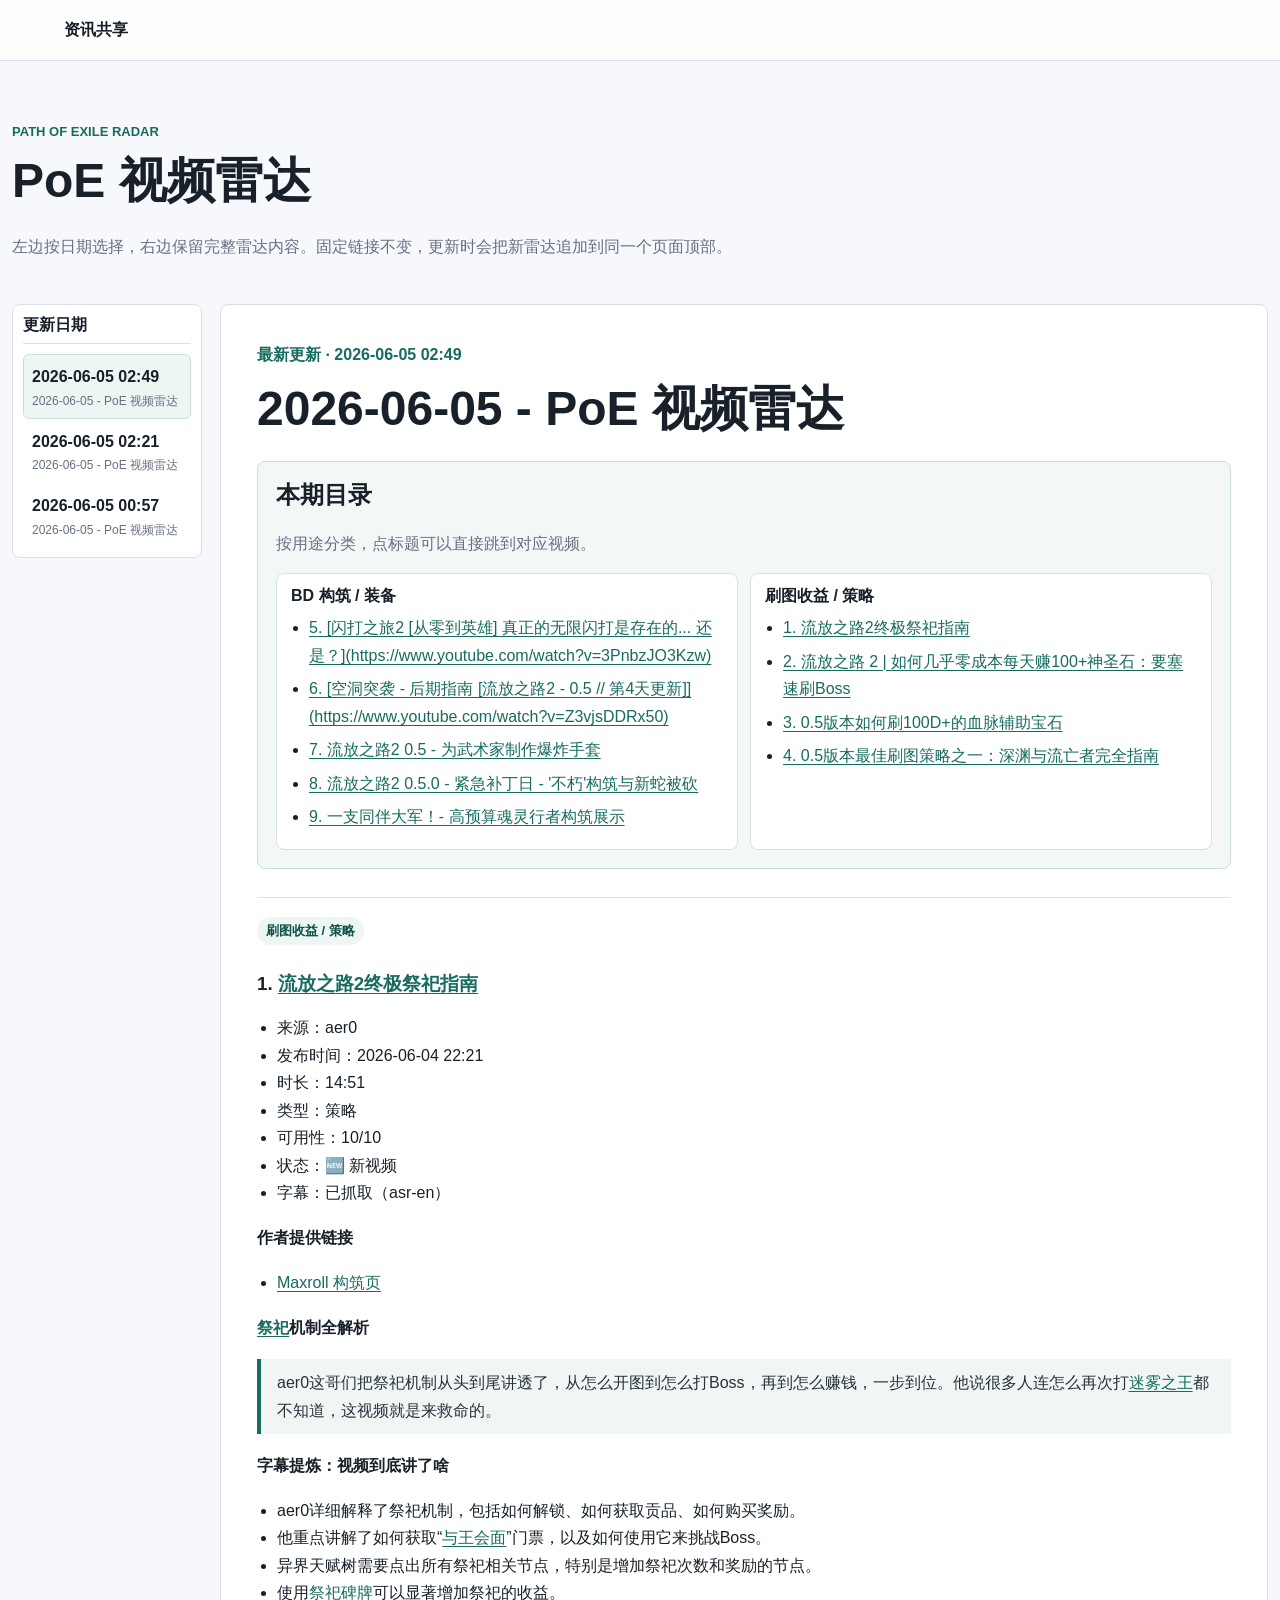
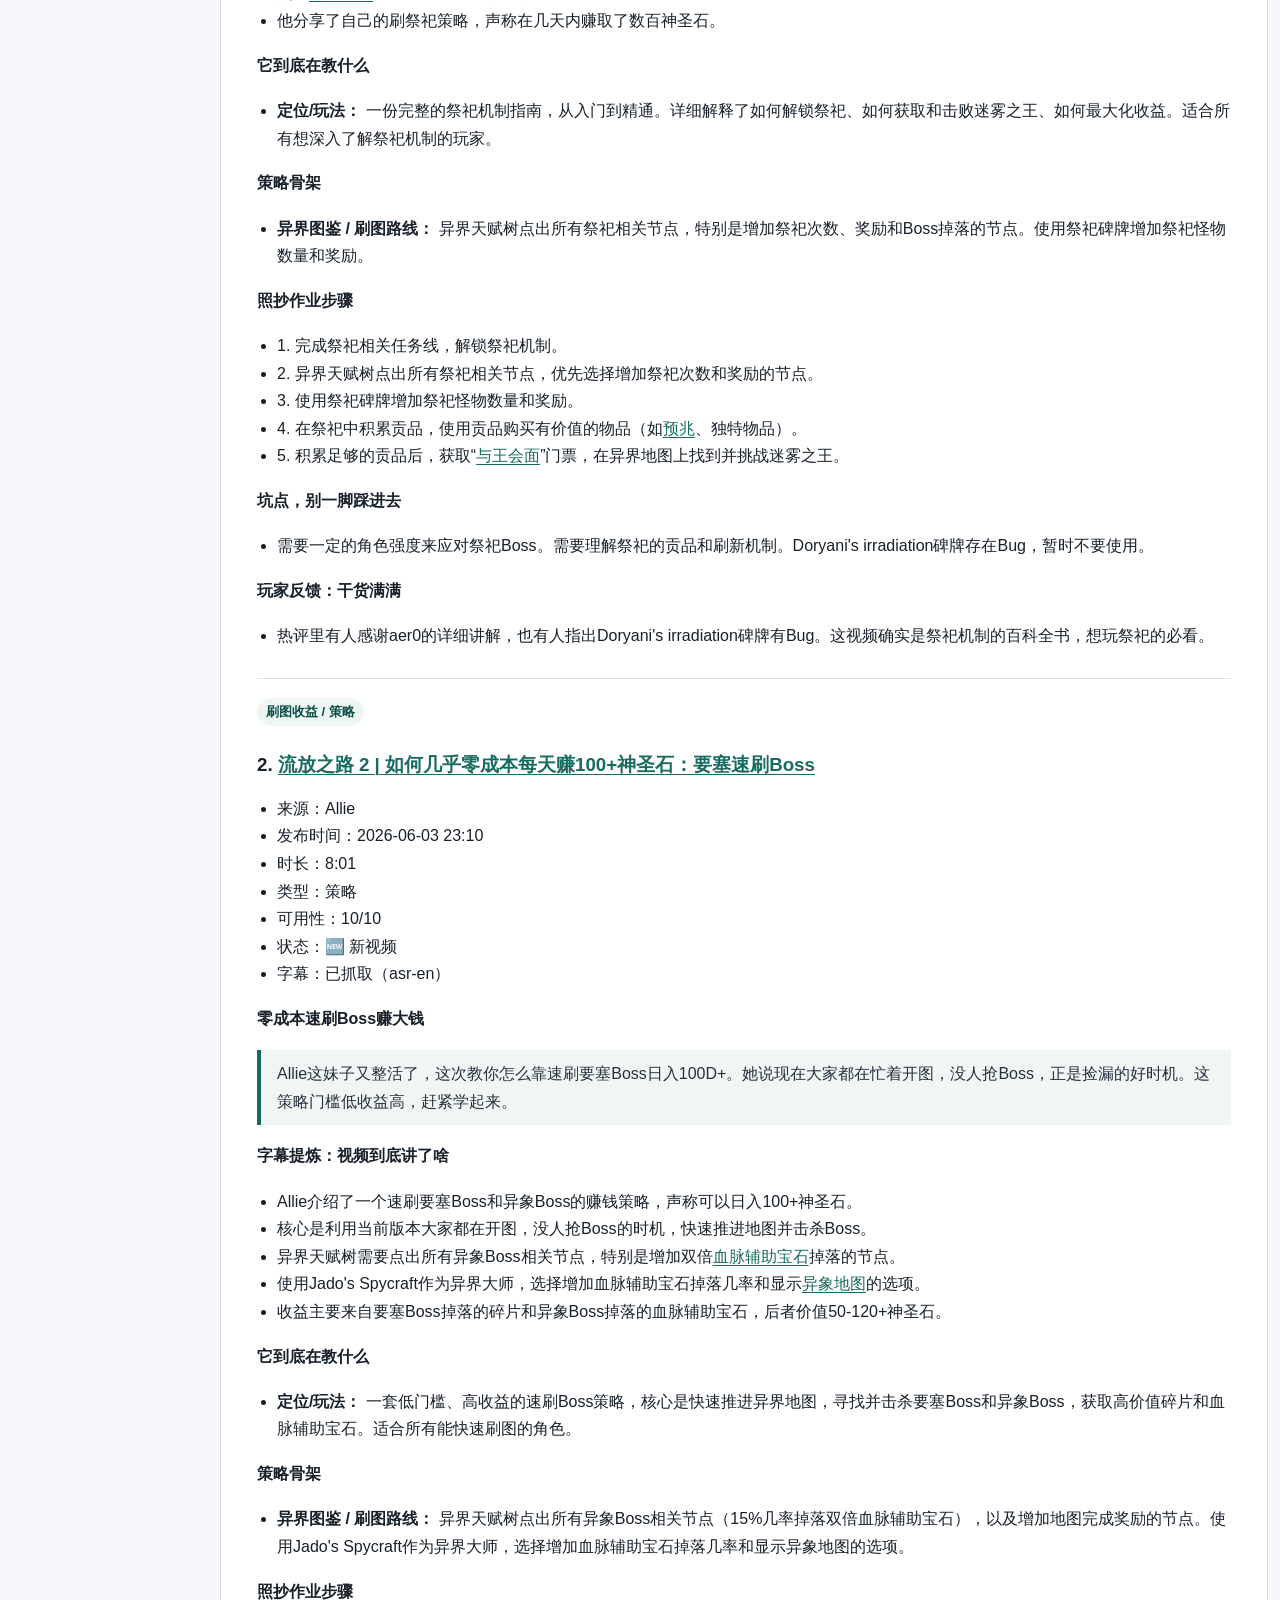
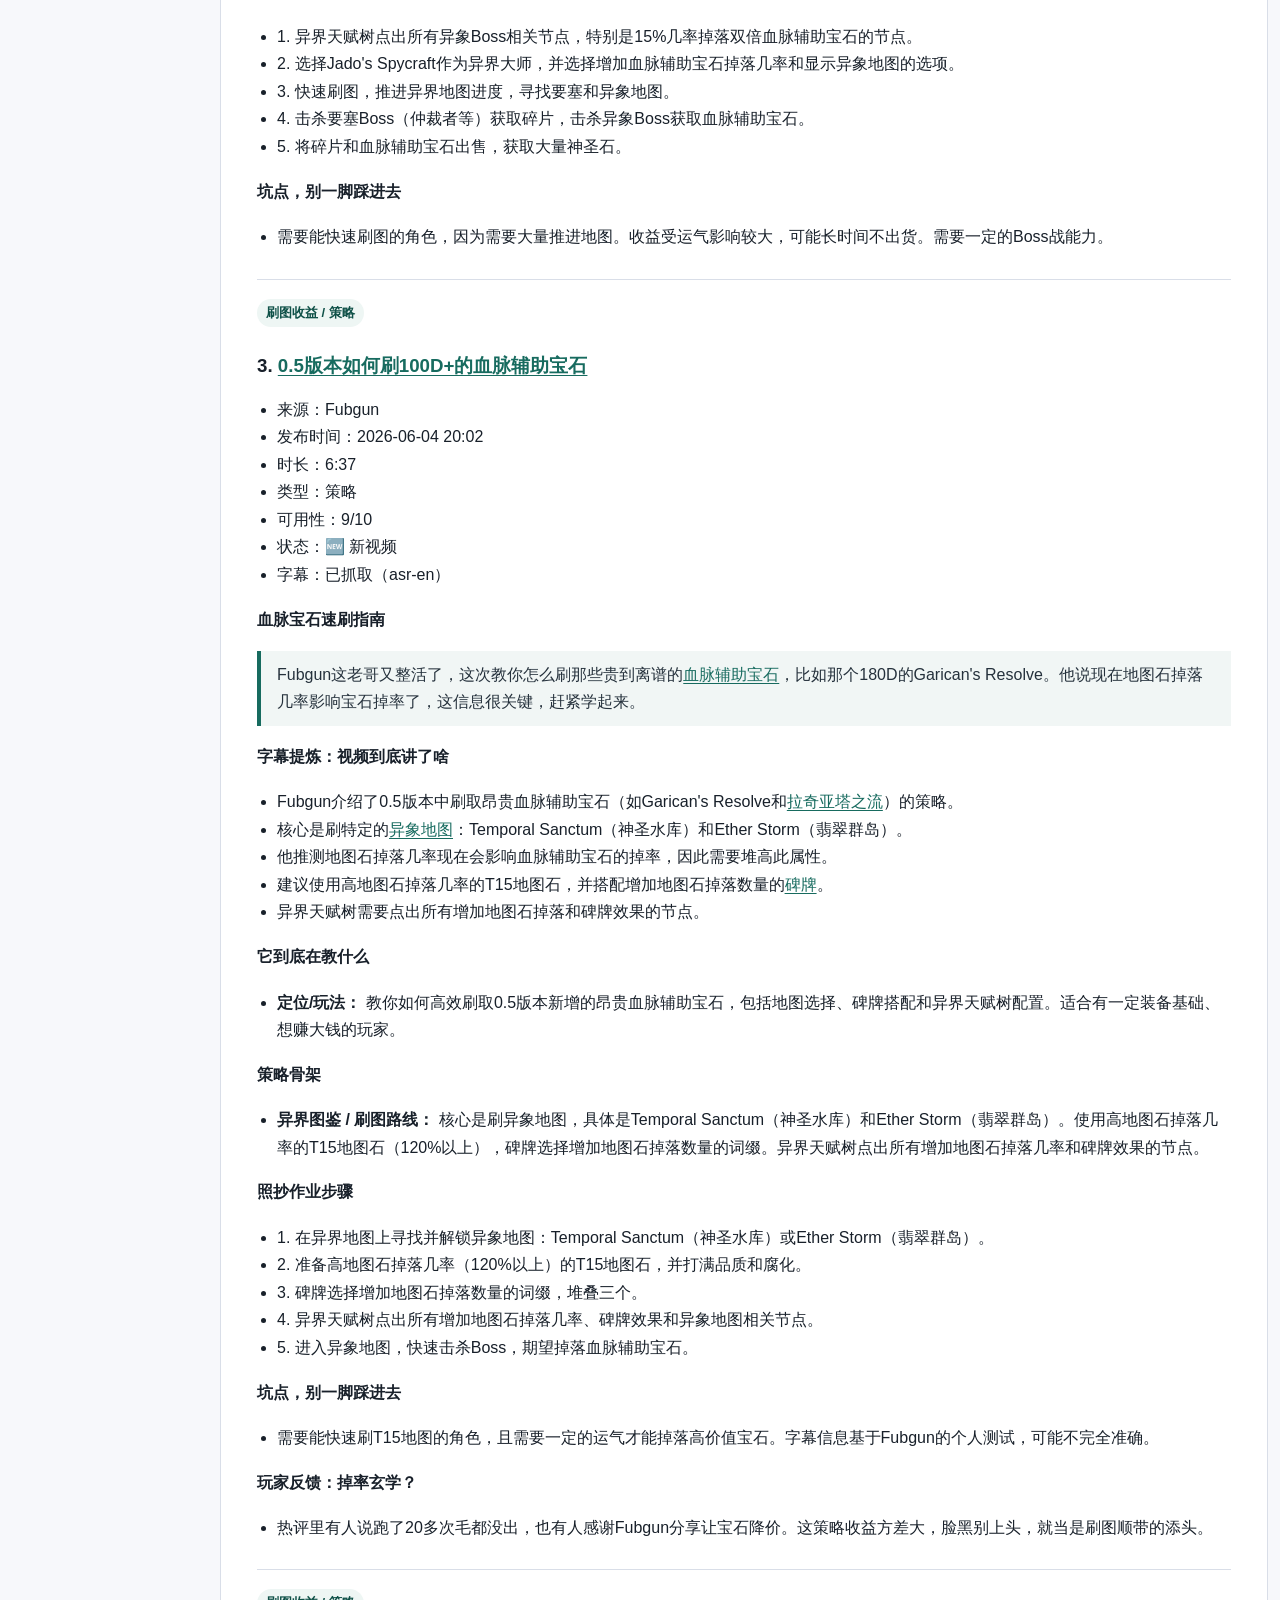
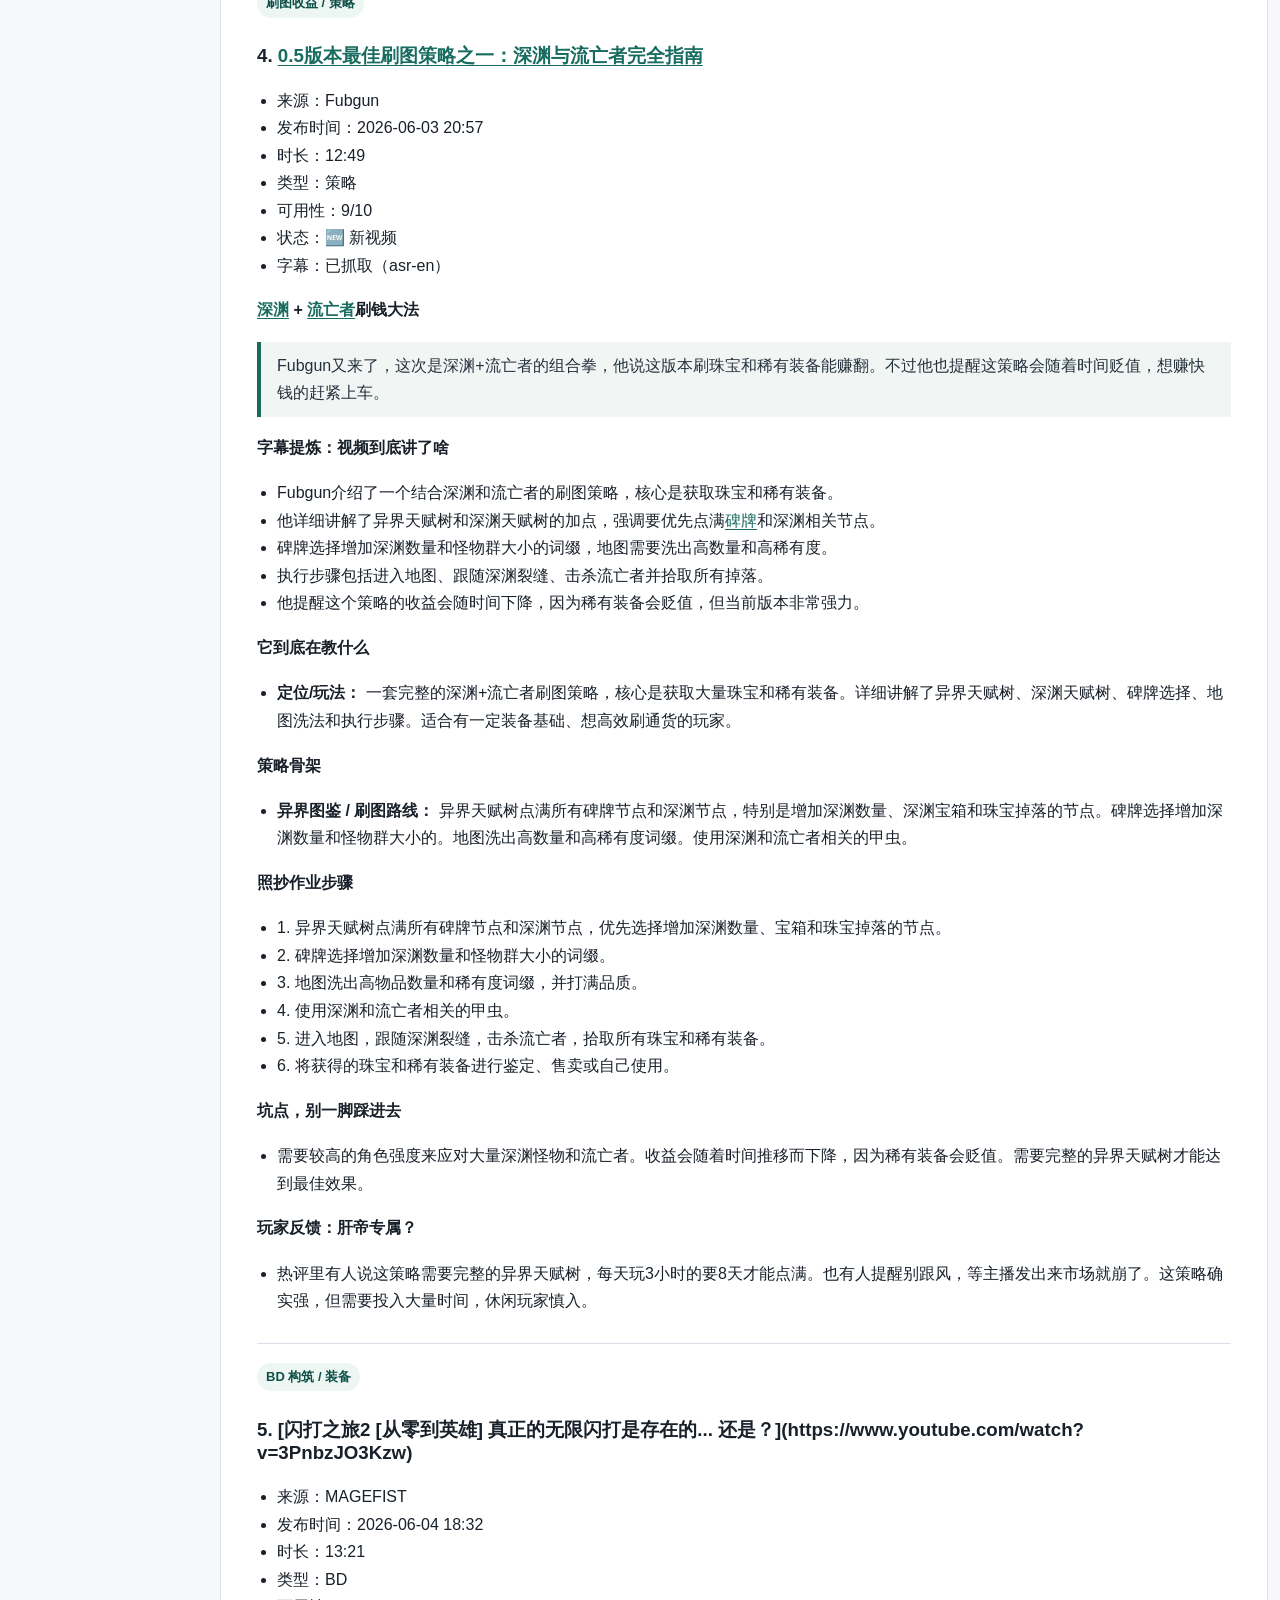
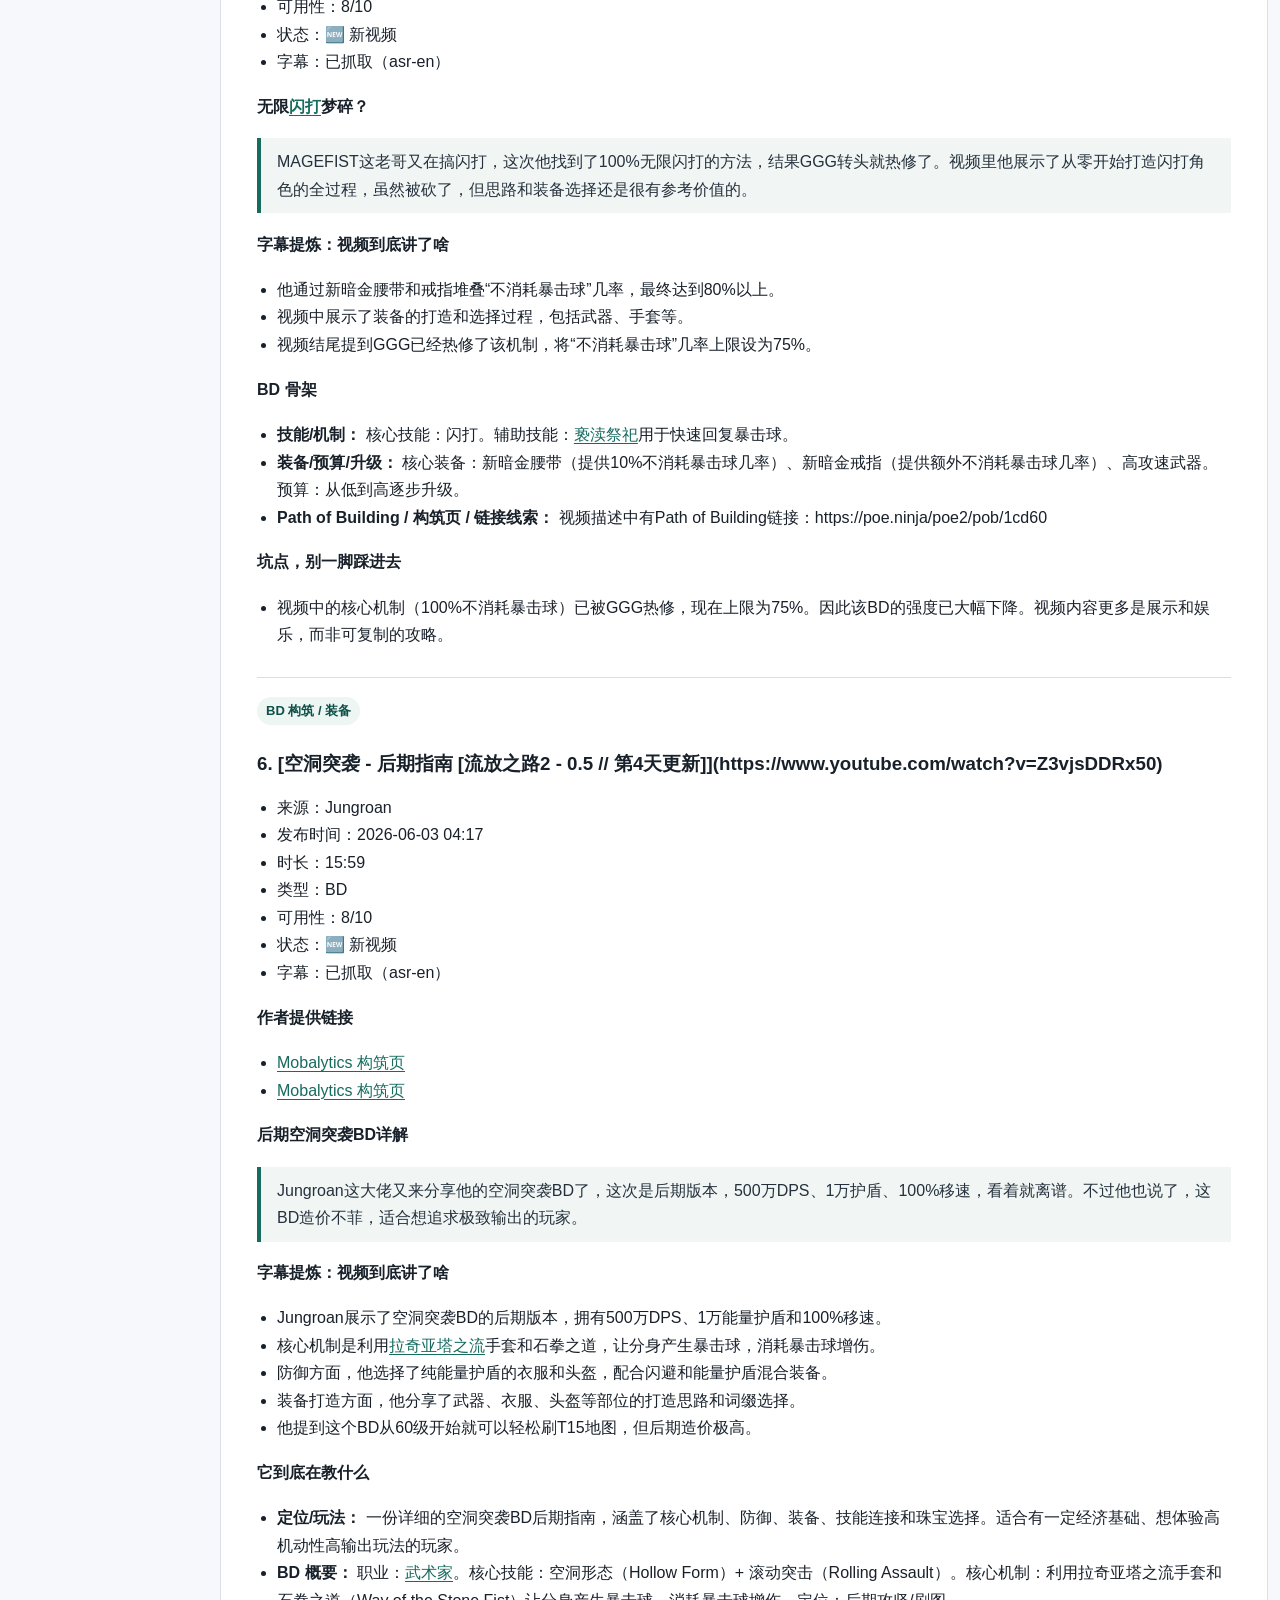
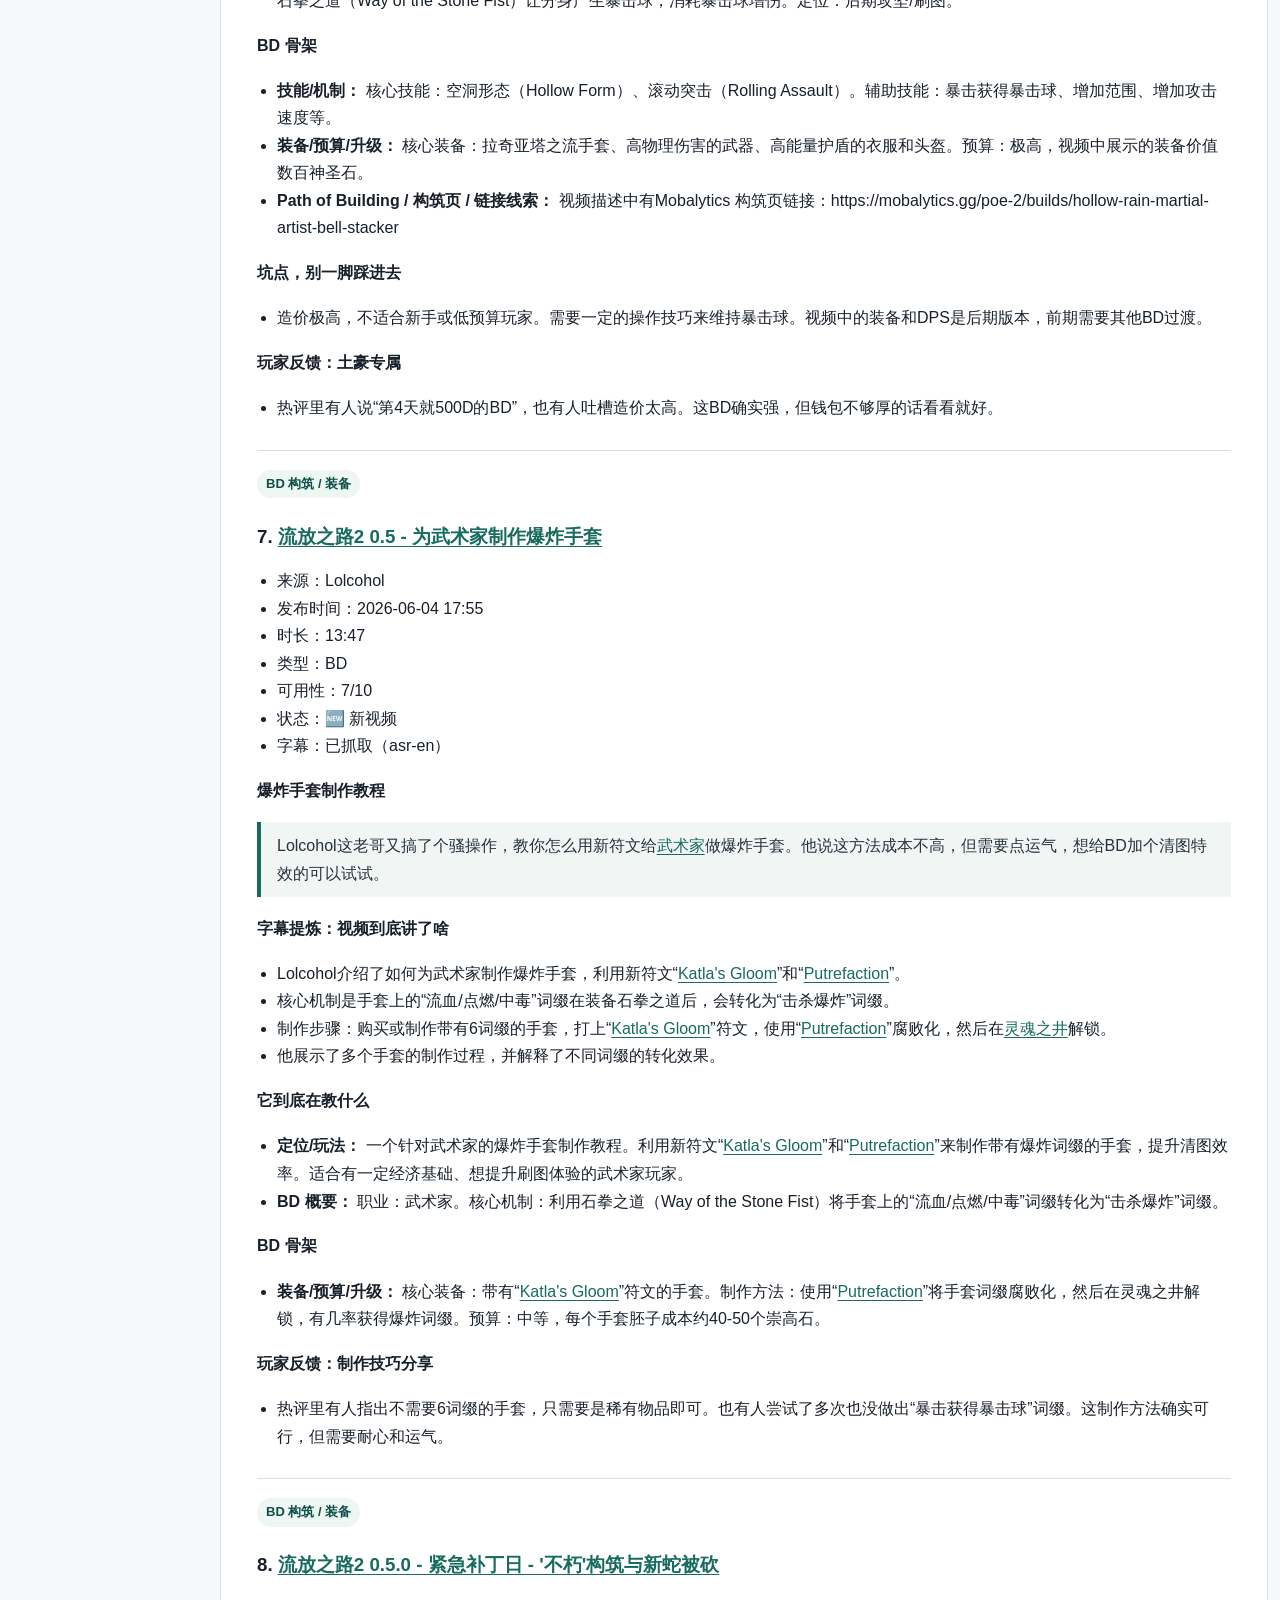
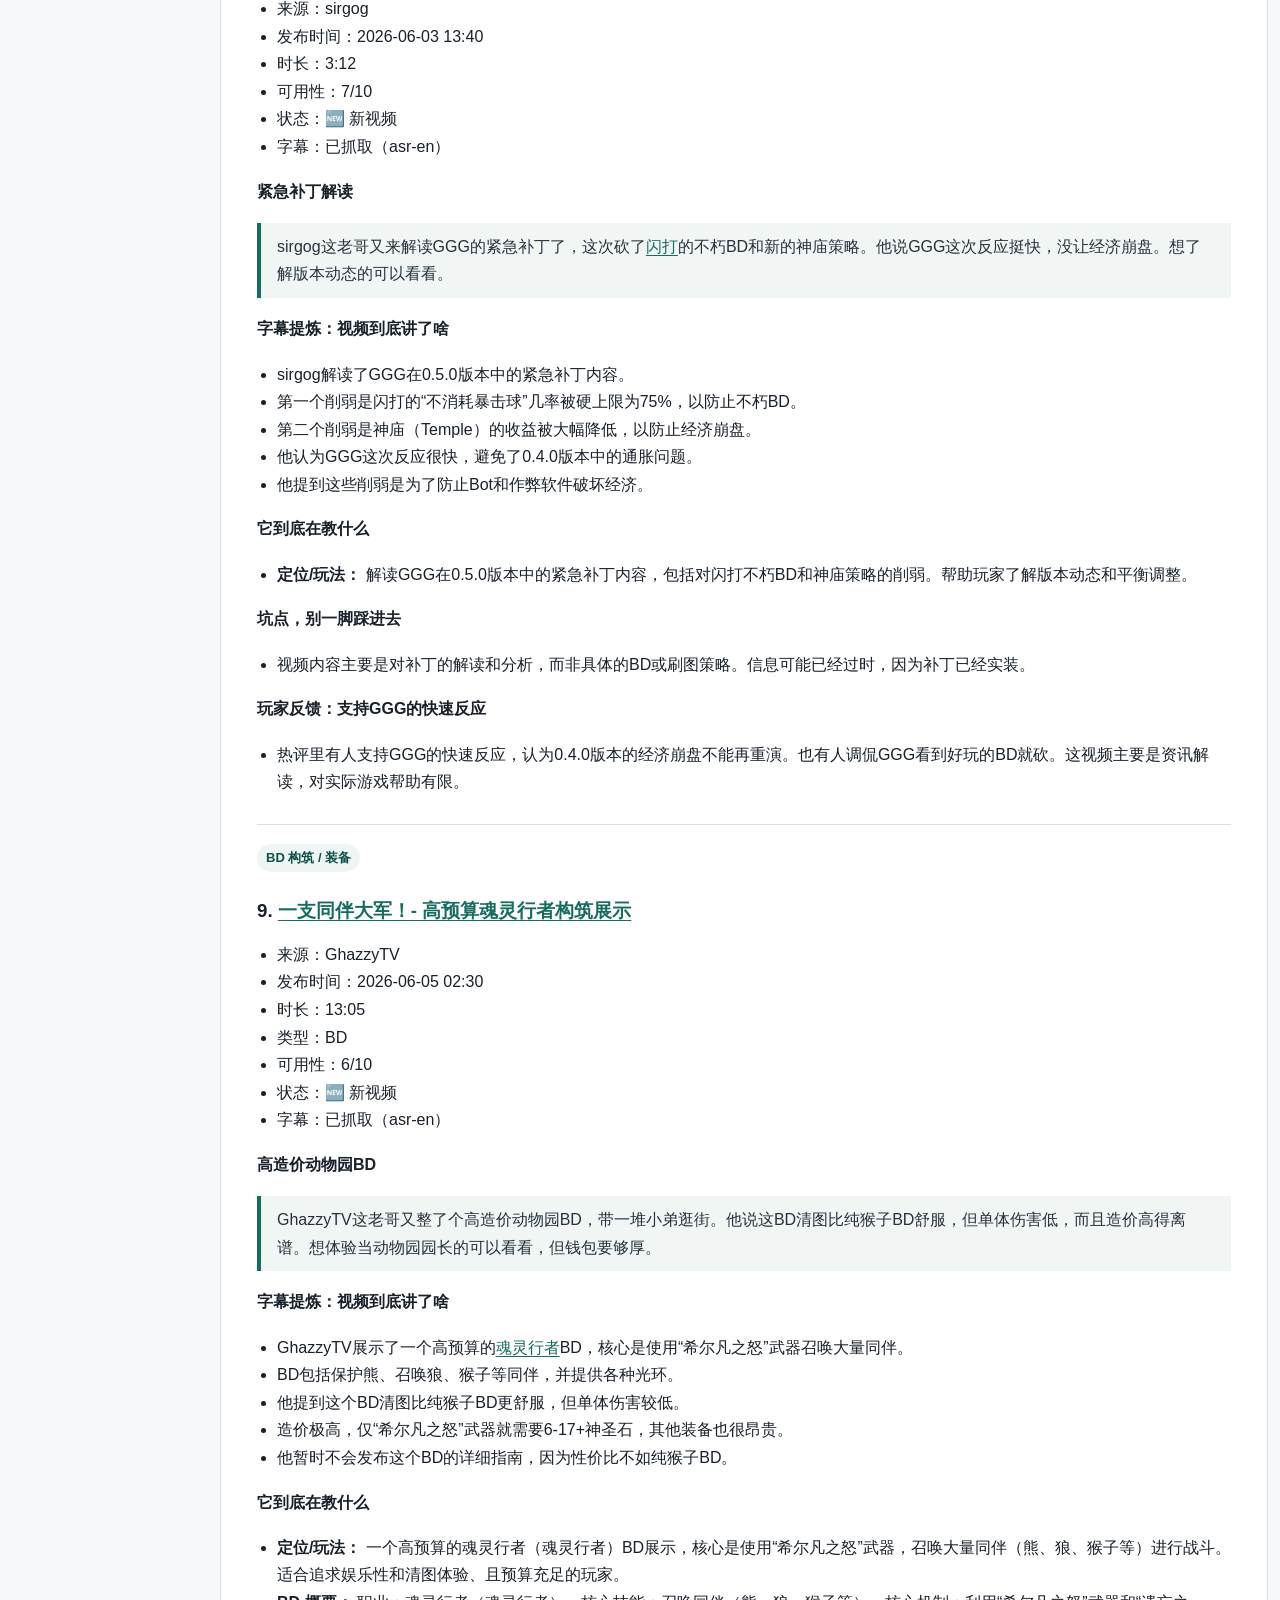
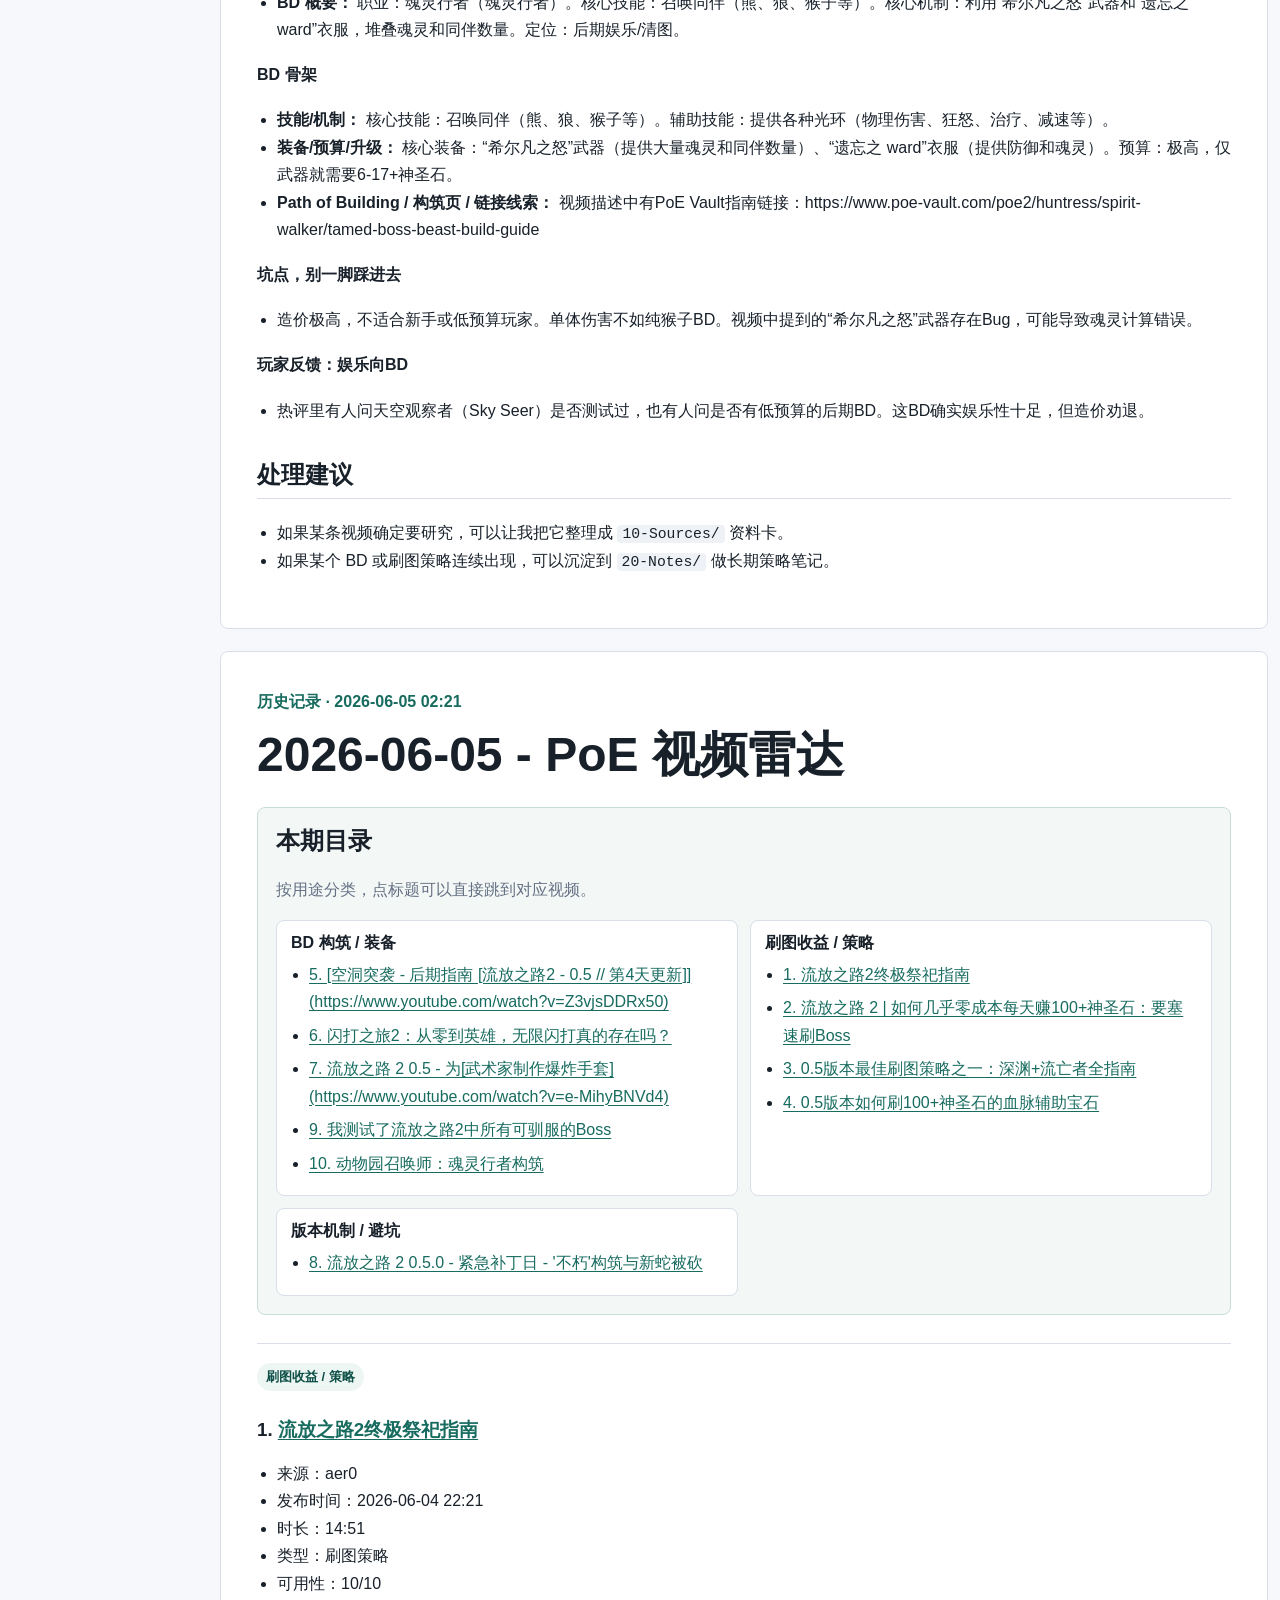
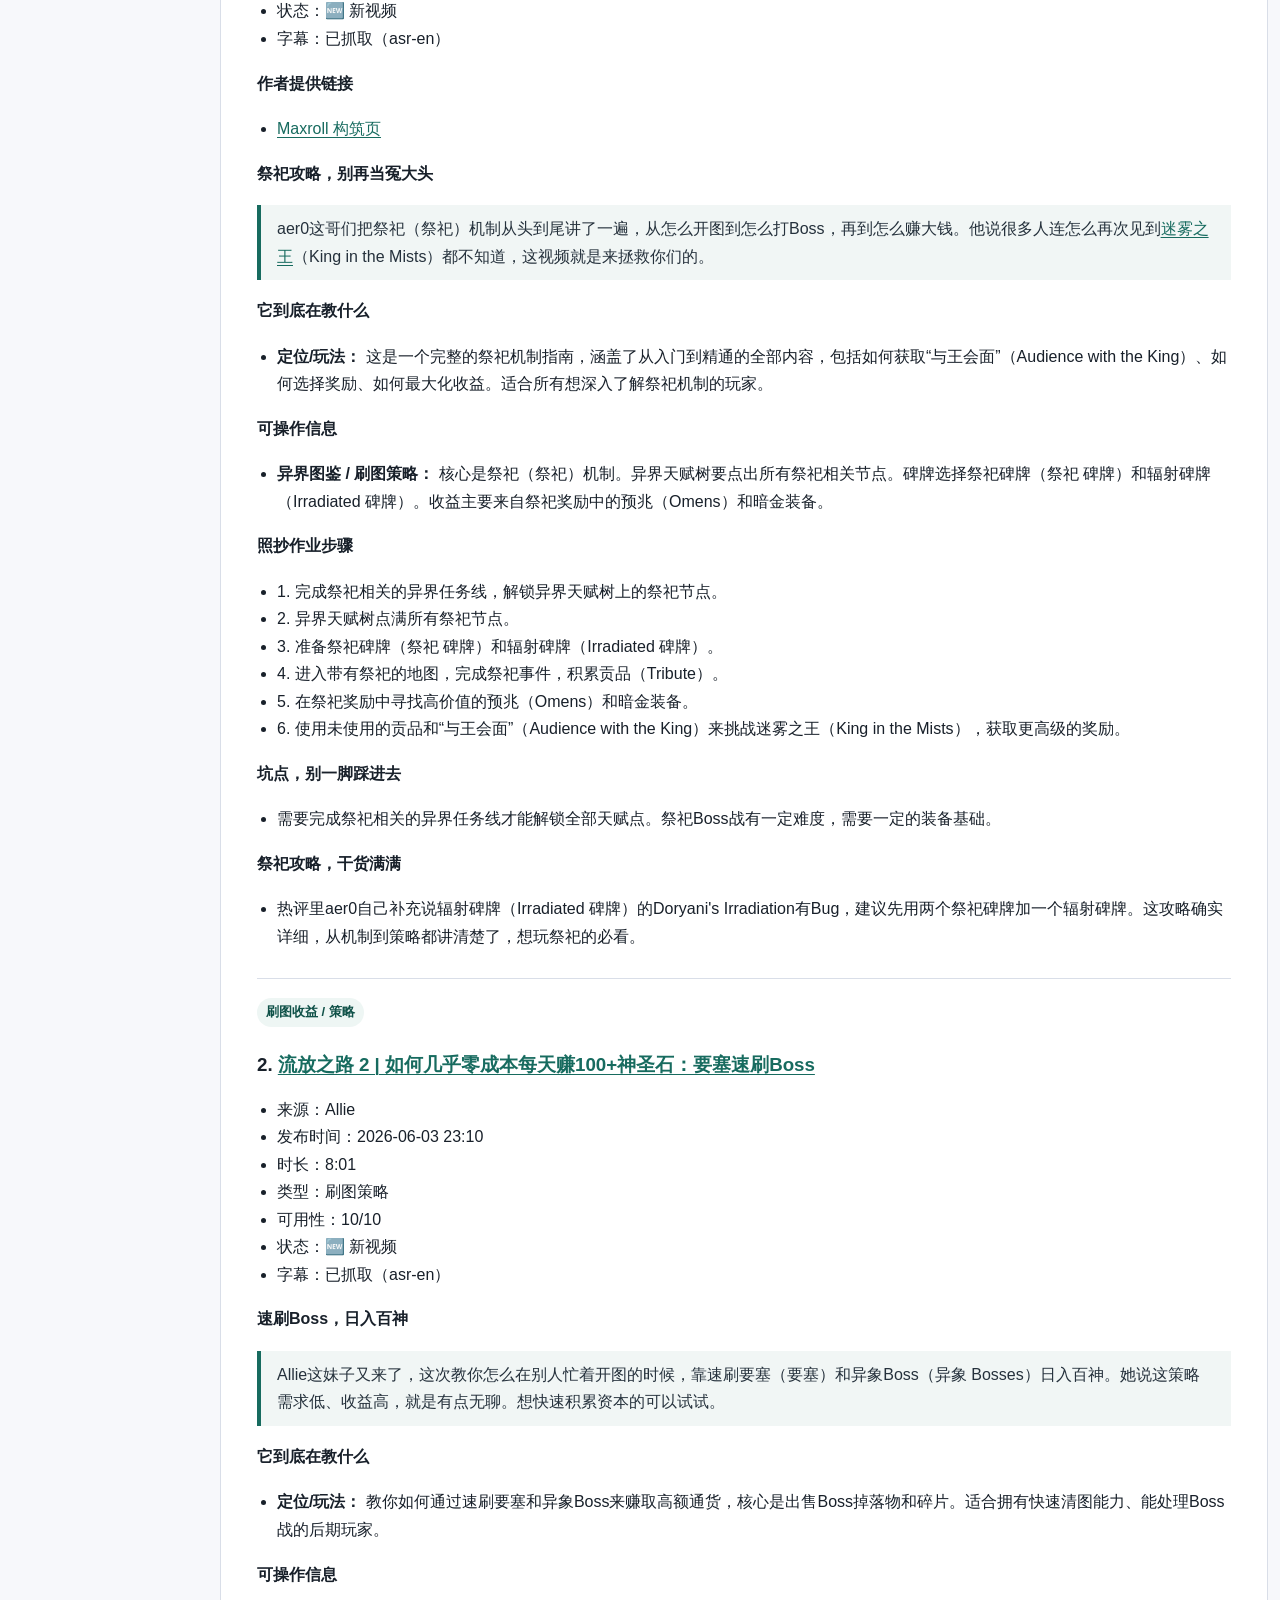
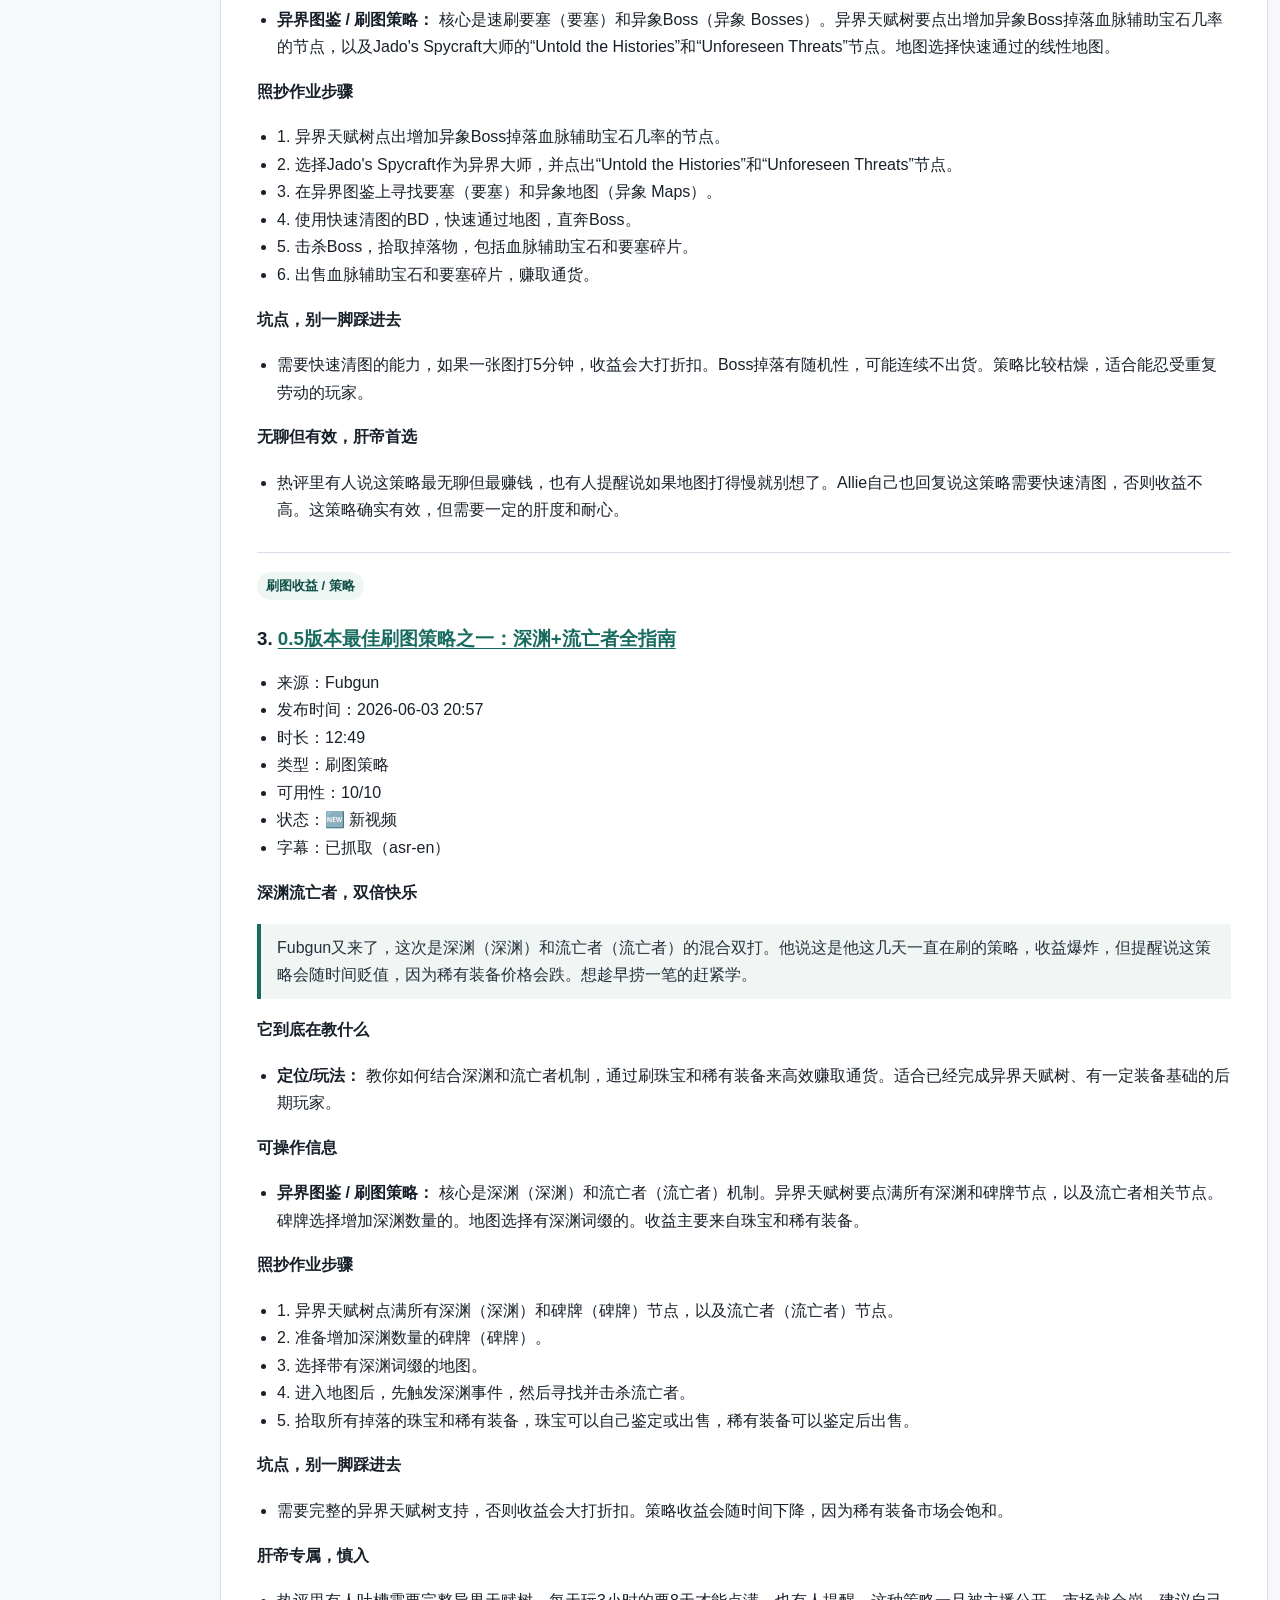
<file: poe-latest.html>
<!doctype html>
<html lang="zh-CN">
<head>
  <meta charset="utf-8">
  <meta name="viewport" content="width=device-width, initial-scale=1">
  <title>PoE 视频雷达 · 资讯共享</title>
  <meta name="description" content="筛选后的资讯摘要和长期笔记。">
  <link rel="stylesheet" href="./styles.css">
</head>
<body>
  <header class="site-header">
    <a class="brand" href="./index.html">资讯共享</a>
    
  </header>
  <main class="site-main poe-main">
    <section class="hero poe-hero">
    <p class="eyebrow">Path of Exile Radar</p>
    <h1>PoE 视频雷达</h1>
    <p>左边按日期选择，右边保留完整雷达内容。固定链接不变，更新时会把新雷达追加到同一个页面顶部。</p>
  </section>
  <div class="poe-layout">
    <aside class="poe-sidebar">
      <div class="poe-sidebar-inner">
        <h2>更新日期</h2>
        <a class="active" href="#poe-2026-06-05-02-49">
      <span>2026-06-05 02:49</span>
      <small>2026-06-05 - PoE 视频雷达</small>
    </a>
<a class="" href="#poe-2026-06-05-02-21">
      <span>2026-06-05 02:21</span>
      <small>2026-06-05 - PoE 视频雷达</small>
    </a>
<a class="" href="#poe-2026-06-05-00-57">
      <span>2026-06-05 00:57</span>
      <small>2026-06-05 - PoE 视频雷达</small>
    </a>
      </div>
    </aside>
    <section class="poe-content">
      <article class="page-content poe-entry" id="poe-2026-06-05-02-49">
      <p class="poe-entry-meta">最新更新 · 2026-06-05 02:49</p>
      <h1>2026-06-05 - PoE 视频雷达</h1>
      <section class="poe-report-index">
    <h2>本期目录</h2>
    <p>按用途分类，点标题可以直接跳到对应视频。</p>
    <div class="poe-index-grid">
      <div class="poe-index-group">
      <h3>BD 构筑 / 装备</h3>
      <ul>
        <li><a href="#poe-2026-06-05-02-49-video-05">5. [闪打之旅2 [从零到英雄] 真正的无限闪打是存在的... 还是？](https://www.youtube.com/watch?v=3PnbzJO3Kzw)</a></li>
<li><a href="#poe-2026-06-05-02-49-video-06">6. [空洞突袭 - 后期指南 [流放之路2 - 0.5 // 第4天更新]](https://www.youtube.com/watch?v=Z3vjsDDRx50)</a></li>
<li><a href="#poe-2026-06-05-02-49-video-07">7. 流放之路2 0.5 - 为武术家制作爆炸手套</a></li>
<li><a href="#poe-2026-06-05-02-49-video-08">8. 流放之路2 0.5.0 - 紧急补丁日 - '不朽'构筑与新蛇被砍</a></li>
<li><a href="#poe-2026-06-05-02-49-video-09">9. 一支同伴大军！- 高预算魂灵行者构筑展示</a></li>
      </ul>
    </div>
<div class="poe-index-group">
      <h3>刷图收益 / 策略</h3>
      <ul>
        <li><a href="#poe-2026-06-05-02-49-video-01">1. 流放之路2终极祭祀指南</a></li>
<li><a href="#poe-2026-06-05-02-49-video-02">2. 流放之路 2 | 如何几乎零成本每天赚100+神圣石：要塞速刷Boss</a></li>
<li><a href="#poe-2026-06-05-02-49-video-03">3. 0.5版本如何刷100D+的血脉辅助宝石</a></li>
<li><a href="#poe-2026-06-05-02-49-video-04">4. 0.5版本最佳刷图策略之一：深渊与流亡者完全指南</a></li>
      </ul>
    </div>
    </div>
  </section>
  <section class="poe-video-card" id="poe-2026-06-05-02-49-video-01">
      <div class="poe-video-category">刷图收益 / 策略</div>
      <h3>1. <a href="https://www.youtube.com/watch?v=bFSqtGmLgIM" target="_blank" rel="noopener noreferrer">流放之路2终极祭祀指南</a></h3>
<ul>
<li>来源：aer0</li>
<li>发布时间：2026-06-04 22:21</li>
<li>时长：14:51</li>
<li>类型：策略</li>
<li>可用性：10/10</li>
<li>状态：🆕 新视频</li>
<li>字幕：已抓取（asr-en）</li>
</ul>
<h4><strong>作者提供链接</strong></h4>
<ul>
<li><a href="https://maxroll.gg/poe2/build-guides/spirit-walker-twisters" target="_blank" rel="noopener noreferrer">Maxroll 构筑页</a></li>
</ul>
<h4><strong><a href="https://poe2db.tw/us/Ritual" target="_blank" rel="noopener noreferrer">祭祀</a>机制全解析</strong></h4>
<blockquote>aer0这哥们把祭祀机制从头到尾讲透了，从怎么开图到怎么打Boss，再到怎么赚钱，一步到位。他说很多人连怎么再次打<a href="https://poe2db.tw/us/The_King_in_the_Mists" target="_blank" rel="noopener noreferrer">迷雾之王</a>都不知道，这视频就是来救命的。</blockquote>
<h4><strong>字幕提炼：视频到底讲了啥</strong></h4>
<ul>
<li>aer0详细解释了祭祀机制，包括如何解锁、如何获取贡品、如何购买奖励。</li>
<li>他重点讲解了如何获取“<a href="https://poe2db.tw/us/An_Audience_with_the_King" target="_blank" rel="noopener noreferrer">与王会面</a>”门票，以及如何使用它来挑战Boss。</li>
<li>异界天赋树需要点出所有祭祀相关节点，特别是增加祭祀次数和奖励的节点。</li>
<li>使用<a href="https://poe2db.tw/us/Ritual_Tablet" target="_blank" rel="noopener noreferrer">祭祀碑牌</a>可以显著增加祭祀的收益。</li>
<li>他分享了自己的刷祭祀策略，声称在几天内赚取了数百神圣石。</li>
</ul>
<h4><strong>它到底在教什么</strong></h4>
<ul>
<li><strong>定位/玩法：</strong> 一份完整的祭祀机制指南，从入门到精通。详细解释了如何解锁祭祀、如何获取和击败迷雾之王、如何最大化收益。适合所有想深入了解祭祀机制的玩家。</li>
</ul>
<h4><strong>策略骨架</strong></h4>
<ul>
<li><strong>异界图鉴 / 刷图路线：</strong> 异界天赋树点出所有祭祀相关节点，特别是增加祭祀次数、奖励和Boss掉落的节点。使用祭祀碑牌增加祭祀怪物数量和奖励。</li>
</ul>
<h4><strong>照抄作业步骤</strong></h4>
<ul>
<li>1. 完成祭祀相关任务线，解锁祭祀机制。</li>
<li>2. 异界天赋树点出所有祭祀相关节点，优先选择增加祭祀次数和奖励的节点。</li>
<li>3. 使用祭祀碑牌增加祭祀怪物数量和奖励。</li>
<li>4. 在祭祀中积累贡品，使用贡品购买有价值的物品（如<a href="https://poe2db.tw/us/Omens" target="_blank" rel="noopener noreferrer">预兆</a>、独特物品）。</li>
<li>5. 积累足够的贡品后，获取“<a href="https://poe2db.tw/us/An_Audience_with_the_King" target="_blank" rel="noopener noreferrer">与王会面</a>”门票，在异界地图上找到并挑战迷雾之王。</li>
</ul>
<h4><strong>坑点，别一脚踩进去</strong></h4>
<ul>
<li>需要一定的角色强度来应对祭祀Boss。需要理解祭祀的贡品和刷新机制。Doryani's irradiation碑牌存在Bug，暂时不要使用。</li>
</ul>
<h4><strong>玩家反馈：干货满满</strong></h4>
<ul>
<li>热评里有人感谢aer0的详细讲解，也有人指出Doryani's irradiation碑牌有Bug。这视频确实是祭祀机制的百科全书，想玩祭祀的必看。</li>
</ul>
    </section>
<section class="poe-video-card" id="poe-2026-06-05-02-49-video-02">
      <div class="poe-video-category">刷图收益 / 策略</div>
      <h3>2. <a href="https://www.youtube.com/watch?v=6mmyzAQ63TE" target="_blank" rel="noopener noreferrer">流放之路 2 | 如何几乎零成本每天赚100+神圣石：要塞速刷Boss</a></h3>
<ul>
<li>来源：Allie</li>
<li>发布时间：2026-06-03 23:10</li>
<li>时长：8:01</li>
<li>类型：策略</li>
<li>可用性：10/10</li>
<li>状态：🆕 新视频</li>
<li>字幕：已抓取（asr-en）</li>
</ul>
<h4><strong>零成本速刷Boss赚大钱</strong></h4>
<blockquote>Allie这妹子又整活了，这次教你怎么靠速刷要塞Boss日入100D+。她说现在大家都在忙着开图，没人抢Boss，正是捡漏的好时机。这策略门槛低收益高，赶紧学起来。</blockquote>
<h4><strong>字幕提炼：视频到底讲了啥</strong></h4>
<ul>
<li>Allie介绍了一个速刷要塞Boss和异象Boss的赚钱策略，声称可以日入100+神圣石。</li>
<li>核心是利用当前版本大家都在开图，没人抢Boss的时机，快速推进地图并击杀Boss。</li>
<li>异界天赋树需要点出所有异象Boss相关节点，特别是增加双倍<a href="https://poe2db.tw/us/Lineage_Supports" target="_blank" rel="noopener noreferrer">血脉辅助宝石</a>掉落的节点。</li>
<li>使用Jado's Spycraft作为异界大师，选择增加血脉辅助宝石掉落几率和显示<a href="https://poe2db.tw/us/Anomaly_Map" target="_blank" rel="noopener noreferrer">异象地图</a>的选项。</li>
<li>收益主要来自要塞Boss掉落的碎片和异象Boss掉落的血脉辅助宝石，后者价值50-120+神圣石。</li>
</ul>
<h4><strong>它到底在教什么</strong></h4>
<ul>
<li><strong>定位/玩法：</strong> 一套低门槛、高收益的速刷Boss策略，核心是快速推进异界地图，寻找并击杀要塞Boss和异象Boss，获取高价值碎片和血脉辅助宝石。适合所有能快速刷图的角色。</li>
</ul>
<h4><strong>策略骨架</strong></h4>
<ul>
<li><strong>异界图鉴 / 刷图路线：</strong> 异界天赋树点出所有异象Boss相关节点（15%几率掉落双倍血脉辅助宝石），以及增加地图完成奖励的节点。使用Jado's Spycraft作为异界大师，选择增加血脉辅助宝石掉落几率和显示异象地图的选项。</li>
</ul>
<h4><strong>照抄作业步骤</strong></h4>
<ul>
<li>1. 异界天赋树点出所有异象Boss相关节点，特别是15%几率掉落双倍血脉辅助宝石的节点。</li>
<li>2. 选择Jado's Spycraft作为异界大师，并选择增加血脉辅助宝石掉落几率和显示异象地图的选项。</li>
<li>3. 快速刷图，推进异界地图进度，寻找要塞和异象地图。</li>
<li>4. 击杀要塞Boss（仲裁者等）获取碎片，击杀异象Boss获取血脉辅助宝石。</li>
<li>5. 将碎片和血脉辅助宝石出售，获取大量神圣石。</li>
</ul>
<h4><strong>坑点，别一脚踩进去</strong></h4>
<ul>
<li>需要能快速刷图的角色，因为需要大量推进地图。收益受运气影响较大，可能长时间不出货。需要一定的Boss战能力。</li>
</ul>
    </section>
<section class="poe-video-card" id="poe-2026-06-05-02-49-video-03">
      <div class="poe-video-category">刷图收益 / 策略</div>
      <h3>3. <a href="https://www.youtube.com/watch?v=LoSU13_wzBs" target="_blank" rel="noopener noreferrer">0.5版本如何刷100D+的血脉辅助宝石</a></h3>
<ul>
<li>来源：Fubgun</li>
<li>发布时间：2026-06-04 20:02</li>
<li>时长：6:37</li>
<li>类型：策略</li>
<li>可用性：9/10</li>
<li>状态：🆕 新视频</li>
<li>字幕：已抓取（asr-en）</li>
</ul>
<h4><strong>血脉宝石速刷指南</strong></h4>
<blockquote>Fubgun这老哥又整活了，这次教你怎么刷那些贵到离谱的<a href="https://poe2db.tw/us/Lineage_Supports" target="_blank" rel="noopener noreferrer">血脉辅助宝石</a>，比如那个180D的Garican's Resolve。他说现在地图石掉落几率影响宝石掉率了，这信息很关键，赶紧学起来。</blockquote>
<h4><strong>字幕提炼：视频到底讲了啥</strong></h4>
<ul>
<li>Fubgun介绍了0.5版本中刷取昂贵血脉辅助宝石（如Garican's Resolve和<a href="https://poe2db.tw/us/Rakiatas_Flow" target="_blank" rel="noopener noreferrer">拉奇亚塔之流</a>）的策略。</li>
<li>核心是刷特定的<a href="https://poe2db.tw/us/Anomaly_Map" target="_blank" rel="noopener noreferrer">异象地图</a>：Temporal Sanctum（神圣水库）和Ether Storm（翡翠群岛）。</li>
<li>他推测地图石掉落几率现在会影响血脉辅助宝石的掉率，因此需要堆高此属性。</li>
<li>建议使用高地图石掉落几率的T15地图石，并搭配增加地图石掉落数量的<a href="https://poe2db.tw/us/Precursor_Tablet" target="_blank" rel="noopener noreferrer">碑牌</a>。</li>
<li>异界天赋树需要点出所有增加地图石掉落和碑牌效果的节点。</li>
</ul>
<h4><strong>它到底在教什么</strong></h4>
<ul>
<li><strong>定位/玩法：</strong> 教你如何高效刷取0.5版本新增的昂贵血脉辅助宝石，包括地图选择、碑牌搭配和异界天赋树配置。适合有一定装备基础、想赚大钱的玩家。</li>
</ul>
<h4><strong>策略骨架</strong></h4>
<ul>
<li><strong>异界图鉴 / 刷图路线：</strong> 核心是刷异象地图，具体是Temporal Sanctum（神圣水库）和Ether Storm（翡翠群岛）。使用高地图石掉落几率的T15地图石（120%以上），碑牌选择增加地图石掉落数量的词缀。异界天赋树点出所有增加地图石掉落几率和碑牌效果的节点。</li>
</ul>
<h4><strong>照抄作业步骤</strong></h4>
<ul>
<li>1. 在异界地图上寻找并解锁异象地图：Temporal Sanctum（神圣水库）或Ether Storm（翡翠群岛）。</li>
<li>2. 准备高地图石掉落几率（120%以上）的T15地图石，并打满品质和腐化。</li>
<li>3. 碑牌选择增加地图石掉落数量的词缀，堆叠三个。</li>
<li>4. 异界天赋树点出所有增加地图石掉落几率、碑牌效果和异象地图相关节点。</li>
<li>5. 进入异象地图，快速击杀Boss，期望掉落血脉辅助宝石。</li>
</ul>
<h4><strong>坑点，别一脚踩进去</strong></h4>
<ul>
<li>需要能快速刷T15地图的角色，且需要一定的运气才能掉落高价值宝石。字幕信息基于Fubgun的个人测试，可能不完全准确。</li>
</ul>
<h4><strong>玩家反馈：掉率玄学？</strong></h4>
<ul>
<li>热评里有人说跑了20多次毛都没出，也有人感谢Fubgun分享让宝石降价。这策略收益方差大，脸黑别上头，就当是刷图顺带的添头。</li>
</ul>
    </section>
<section class="poe-video-card" id="poe-2026-06-05-02-49-video-04">
      <div class="poe-video-category">刷图收益 / 策略</div>
      <h3>4. <a href="https://www.youtube.com/watch?v=d520vnC93Yo" target="_blank" rel="noopener noreferrer">0.5版本最佳刷图策略之一：深渊与流亡者完全指南</a></h3>
<ul>
<li>来源：Fubgun</li>
<li>发布时间：2026-06-03 20:57</li>
<li>时长：12:49</li>
<li>类型：策略</li>
<li>可用性：9/10</li>
<li>状态：🆕 新视频</li>
<li>字幕：已抓取（asr-en）</li>
</ul>
<h4><strong><a href="https://poe2db.tw/us/Abyss" target="_blank" rel="noopener noreferrer">深渊</a> + <a href="https://poe2db.tw/us/Rogue_Exile" target="_blank" rel="noopener noreferrer">流亡者</a>刷钱大法</strong></h4>
<blockquote>Fubgun又来了，这次是深渊+流亡者的组合拳，他说这版本刷珠宝和稀有装备能赚翻。不过他也提醒这策略会随着时间贬值，想赚快钱的赶紧上车。</blockquote>
<h4><strong>字幕提炼：视频到底讲了啥</strong></h4>
<ul>
<li>Fubgun介绍了一个结合深渊和流亡者的刷图策略，核心是获取珠宝和稀有装备。</li>
<li>他详细讲解了异界天赋树和深渊天赋树的加点，强调要优先点满<a href="https://poe2db.tw/us/Precursor_Tablet" target="_blank" rel="noopener noreferrer">碑牌</a>和深渊相关节点。</li>
<li>碑牌选择增加深渊数量和怪物群大小的词缀，地图需要洗出高数量和高稀有度。</li>
<li>执行步骤包括进入地图、跟随深渊裂缝、击杀流亡者并拾取所有掉落。</li>
<li>他提醒这个策略的收益会随时间下降，因为稀有装备会贬值，但当前版本非常强力。</li>
</ul>
<h4><strong>它到底在教什么</strong></h4>
<ul>
<li><strong>定位/玩法：</strong> 一套完整的深渊+流亡者刷图策略，核心是获取大量珠宝和稀有装备。详细讲解了异界天赋树、深渊天赋树、碑牌选择、地图洗法和执行步骤。适合有一定装备基础、想高效刷通货的玩家。</li>
</ul>
<h4><strong>策略骨架</strong></h4>
<ul>
<li><strong>异界图鉴 / 刷图路线：</strong> 异界天赋树点满所有碑牌节点和深渊节点，特别是增加深渊数量、深渊宝箱和珠宝掉落的节点。碑牌选择增加深渊数量和怪物群大小的。地图洗出高数量和高稀有度词缀。使用深渊和流亡者相关的甲虫。</li>
</ul>
<h4><strong>照抄作业步骤</strong></h4>
<ul>
<li>1. 异界天赋树点满所有碑牌节点和深渊节点，优先选择增加深渊数量、宝箱和珠宝掉落的节点。</li>
<li>2. 碑牌选择增加深渊数量和怪物群大小的词缀。</li>
<li>3. 地图洗出高物品数量和稀有度词缀，并打满品质。</li>
<li>4. 使用深渊和流亡者相关的甲虫。</li>
<li>5. 进入地图，跟随深渊裂缝，击杀流亡者，拾取所有珠宝和稀有装备。</li>
<li>6. 将获得的珠宝和稀有装备进行鉴定、售卖或自己使用。</li>
</ul>
<h4><strong>坑点，别一脚踩进去</strong></h4>
<ul>
<li>需要较高的角色强度来应对大量深渊怪物和流亡者。收益会随着时间推移而下降，因为稀有装备会贬值。需要完整的异界天赋树才能达到最佳效果。</li>
</ul>
<h4><strong>玩家反馈：肝帝专属？</strong></h4>
<ul>
<li>热评里有人说这策略需要完整的异界天赋树，每天玩3小时的要8天才能点满。也有人提醒别跟风，等主播发出来市场就崩了。这策略确实强，但需要投入大量时间，休闲玩家慎入。</li>
</ul>
    </section>
<section class="poe-video-card" id="poe-2026-06-05-02-49-video-05">
      <div class="poe-video-category">BD 构筑 / 装备</div>
      <h3>5. [闪打之旅2 [从零到英雄] 真正的无限闪打是存在的... 还是？](https://www.youtube.com/watch?v=3PnbzJO3Kzw)</h3>
<ul>
<li>来源：MAGEFIST</li>
<li>发布时间：2026-06-04 18:32</li>
<li>时长：13:21</li>
<li>类型：BD</li>
<li>可用性：8/10</li>
<li>状态：🆕 新视频</li>
<li>字幕：已抓取（asr-en）</li>
</ul>
<h4><strong>无限<a href="https://poe2db.tw/us/Flicker_Strike" target="_blank" rel="noopener noreferrer">闪打</a>梦碎？</strong></h4>
<blockquote>MAGEFIST这老哥又在搞闪打，这次他找到了100%无限闪打的方法，结果GGG转头就热修了。视频里他展示了从零开始打造闪打角色的全过程，虽然被砍了，但思路和装备选择还是很有参考价值的。</blockquote>
<h4><strong>字幕提炼：视频到底讲了啥</strong></h4>
<ul>
<li>他通过新暗金腰带和戒指堆叠“不消耗暴击球”几率，最终达到80%以上。</li>
<li>视频中展示了装备的打造和选择过程，包括武器、手套等。</li>
<li>视频结尾提到GGG已经热修了该机制，将“不消耗暴击球”几率上限设为75%。</li>
</ul>
<h4><strong>BD 骨架</strong></h4>
<ul>
<li><strong>技能/机制：</strong> 核心技能：闪打。辅助技能：<a href="https://poe2db.tw/us/Profane_Ritual" target="_blank" rel="noopener noreferrer">亵渎祭祀</a>用于快速回复暴击球。</li>
<li><strong>装备/预算/升级：</strong> 核心装备：新暗金腰带（提供10%不消耗暴击球几率）、新暗金戒指（提供额外不消耗暴击球几率）、高攻速武器。预算：从低到高逐步升级。</li>
<li><strong>Path of Building / 构筑页 / 链接线索：</strong> 视频描述中有Path of Building链接：https://poe.ninja/poe2/pob/1cd60</li>
</ul>
<h4><strong>坑点，别一脚踩进去</strong></h4>
<ul>
<li>视频中的核心机制（100%不消耗暴击球）已被GGG热修，现在上限为75%。因此该BD的强度已大幅下降。视频内容更多是展示和娱乐，而非可复制的攻略。</li>
</ul>
    </section>
<section class="poe-video-card" id="poe-2026-06-05-02-49-video-06">
      <div class="poe-video-category">BD 构筑 / 装备</div>
      <h3>6. [空洞突袭 - 后期指南 [流放之路2 - 0.5 // 第4天更新]](https://www.youtube.com/watch?v=Z3vjsDDRx50)</h3>
<ul>
<li>来源：Jungroan</li>
<li>发布时间：2026-06-03 04:17</li>
<li>时长：15:59</li>
<li>类型：BD</li>
<li>可用性：8/10</li>
<li>状态：🆕 新视频</li>
<li>字幕：已抓取（asr-en）</li>
</ul>
<h4><strong>作者提供链接</strong></h4>
<ul>
<li><a href="https://mobalytics.gg/poe-2/builds/hollow-rain-martial-artist-bell-stacker" target="_blank" rel="noopener noreferrer">Mobalytics 构筑页</a></li>
<li><a href="https://mobalytics.gg/poe-2/profile/fgkorbyn21/builds/0-5-league-start-monk-leveling-guide" target="_blank" rel="noopener noreferrer">Mobalytics 构筑页</a></li>
</ul>
<h4><strong>后期空洞突袭BD详解</strong></h4>
<blockquote>Jungroan这大佬又来分享他的空洞突袭BD了，这次是后期版本，500万DPS、1万护盾、100%移速，看着就离谱。不过他也说了，这BD造价不菲，适合想追求极致输出的玩家。</blockquote>
<h4><strong>字幕提炼：视频到底讲了啥</strong></h4>
<ul>
<li>Jungroan展示了空洞突袭BD的后期版本，拥有500万DPS、1万能量护盾和100%移速。</li>
<li>核心机制是利用<a href="https://poe2db.tw/us/Rakiatas_Flow" target="_blank" rel="noopener noreferrer">拉奇亚塔之流</a>手套和石拳之道，让分身产生暴击球，消耗暴击球增伤。</li>
<li>防御方面，他选择了纯能量护盾的衣服和头盔，配合闪避和能量护盾混合装备。</li>
<li>装备打造方面，他分享了武器、衣服、头盔等部位的打造思路和词缀选择。</li>
<li>他提到这个BD从60级开始就可以轻松刷T15地图，但后期造价极高。</li>
</ul>
<h4><strong>它到底在教什么</strong></h4>
<ul>
<li><strong>定位/玩法：</strong> 一份详细的空洞突袭BD后期指南，涵盖了核心机制、防御、装备、技能连接和珠宝选择。适合有一定经济基础、想体验高机动性高输出玩法的玩家。</li>
<li><strong>BD 概要：</strong> 职业：<a href="https://poe2db.tw/us/Martial_Artist" target="_blank" rel="noopener noreferrer">武术家</a>。核心技能：空洞形态（Hollow Form）+ 滚动突击（Rolling Assault）。核心机制：利用拉奇亚塔之流手套和石拳之道（Way of the Stone Fist）让分身产生暴击球，消耗暴击球增伤。定位：后期攻坚/刷图。</li>
</ul>
<h4><strong>BD 骨架</strong></h4>
<ul>
<li><strong>技能/机制：</strong> 核心技能：空洞形态（Hollow Form）、滚动突击（Rolling Assault）。辅助技能：暴击获得暴击球、增加范围、增加攻击速度等。</li>
<li><strong>装备/预算/升级：</strong> 核心装备：拉奇亚塔之流手套、高物理伤害的武器、高能量护盾的衣服和头盔。预算：极高，视频中展示的装备价值数百神圣石。</li>
<li><strong>Path of Building / 构筑页 / 链接线索：</strong> 视频描述中有Mobalytics 构筑页链接：https://mobalytics.gg/poe-2/builds/hollow-rain-martial-artist-bell-stacker</li>
</ul>
<h4><strong>坑点，别一脚踩进去</strong></h4>
<ul>
<li>造价极高，不适合新手或低预算玩家。需要一定的操作技巧来维持暴击球。视频中的装备和DPS是后期版本，前期需要其他BD过渡。</li>
</ul>
<h4><strong>玩家反馈：土豪专属</strong></h4>
<ul>
<li>热评里有人说“第4天就500D的BD”，也有人吐槽造价太高。这BD确实强，但钱包不够厚的话看看就好。</li>
</ul>
    </section>
<section class="poe-video-card" id="poe-2026-06-05-02-49-video-07">
      <div class="poe-video-category">BD 构筑 / 装备</div>
      <h3>7. <a href="https://www.youtube.com/watch?v=e-MihyBNVd4" target="_blank" rel="noopener noreferrer">流放之路2 0.5 - 为武术家制作爆炸手套</a></h3>
<ul>
<li>来源：Lolcohol</li>
<li>发布时间：2026-06-04 17:55</li>
<li>时长：13:47</li>
<li>类型：BD</li>
<li>可用性：7/10</li>
<li>状态：🆕 新视频</li>
<li>字幕：已抓取（asr-en）</li>
</ul>
<h4><strong>爆炸手套制作教程</strong></h4>
<blockquote>Lolcohol这老哥又搞了个骚操作，教你怎么用新符文给<a href="https://poe2db.tw/us/Martial_Artist" target="_blank" rel="noopener noreferrer">武术家</a>做爆炸手套。他说这方法成本不高，但需要点运气，想给BD加个清图特效的可以试试。</blockquote>
<h4><strong>字幕提炼：视频到底讲了啥</strong></h4>
<ul>
<li>Lolcohol介绍了如何为武术家制作爆炸手套，利用新符文“<a href="https://poe2db.tw/us/Katlas_Gloom" target="_blank" rel="noopener noreferrer">Katla's Gloom</a>”和“<a href="https://poe2db.tw/us/Putrefaction" target="_blank" rel="noopener noreferrer">Putrefaction</a>”。</li>
<li>核心机制是手套上的“流血/点燃/中毒”词缀在装备石拳之道后，会转化为“击杀爆炸”词缀。</li>
<li>制作步骤：购买或制作带有6词缀的手套，打上“<a href="https://poe2db.tw/us/Katlas_Gloom" target="_blank" rel="noopener noreferrer">Katla's Gloom</a>”符文，使用“<a href="https://poe2db.tw/us/Putrefaction" target="_blank" rel="noopener noreferrer">Putrefaction</a>”腐败化，然后在<a href="https://poe2db.tw/us/The_Well_of_Souls" target="_blank" rel="noopener noreferrer">灵魂之井</a>解锁。</li>
<li>他展示了多个手套的制作过程，并解释了不同词缀的转化效果。</li>
</ul>
<h4><strong>它到底在教什么</strong></h4>
<ul>
<li><strong>定位/玩法：</strong> 一个针对武术家的爆炸手套制作教程。利用新符文“<a href="https://poe2db.tw/us/Katlas_Gloom" target="_blank" rel="noopener noreferrer">Katla's Gloom</a>”和“<a href="https://poe2db.tw/us/Putrefaction" target="_blank" rel="noopener noreferrer">Putrefaction</a>”来制作带有爆炸词缀的手套，提升清图效率。适合有一定经济基础、想提升刷图体验的武术家玩家。</li>
<li><strong>BD 概要：</strong> 职业：武术家。核心机制：利用石拳之道（Way of the Stone Fist）将手套上的“流血/点燃/中毒”词缀转化为“击杀爆炸”词缀。</li>
</ul>
<h4><strong>BD 骨架</strong></h4>
<ul>
<li><strong>装备/预算/升级：</strong> 核心装备：带有“<a href="https://poe2db.tw/us/Katlas_Gloom" target="_blank" rel="noopener noreferrer">Katla's Gloom</a>”符文的手套。制作方法：使用“<a href="https://poe2db.tw/us/Putrefaction" target="_blank" rel="noopener noreferrer">Putrefaction</a>”将手套词缀腐败化，然后在灵魂之井解锁，有几率获得爆炸词缀。预算：中等，每个手套胚子成本约40-50个崇高石。</li>
</ul>
<h4><strong>玩家反馈：制作技巧分享</strong></h4>
<ul>
<li>热评里有人指出不需要6词缀的手套，只需要是稀有物品即可。也有人尝试了多次也没做出“暴击获得暴击球”词缀。这制作方法确实可行，但需要耐心和运气。</li>
</ul>
    </section>
<section class="poe-video-card" id="poe-2026-06-05-02-49-video-08">
      <div class="poe-video-category">BD 构筑 / 装备</div>
      <h3>8. <a href="https://www.youtube.com/watch?v=SH2OEByamro" target="_blank" rel="noopener noreferrer">流放之路2 0.5.0 - 紧急补丁日 - '不朽'构筑与新蛇被砍</a></h3>
<ul>
<li>来源：sirgog</li>
<li>发布时间：2026-06-03 13:40</li>
<li>时长：3:12</li>
<li>可用性：7/10</li>
<li>状态：🆕 新视频</li>
<li>字幕：已抓取（asr-en）</li>
</ul>
<h4><strong>紧急补丁解读</strong></h4>
<blockquote>sirgog这老哥又来解读GGG的紧急补丁了，这次砍了<a href="https://poe2db.tw/us/Flicker_Strike" target="_blank" rel="noopener noreferrer">闪打</a>的不朽BD和新的神庙策略。他说GGG这次反应挺快，没让经济崩盘。想了解版本动态的可以看看。</blockquote>
<h4><strong>字幕提炼：视频到底讲了啥</strong></h4>
<ul>
<li>sirgog解读了GGG在0.5.0版本中的紧急补丁内容。</li>
<li>第一个削弱是闪打的“不消耗暴击球”几率被硬上限为75%，以防止不朽BD。</li>
<li>第二个削弱是神庙（Temple）的收益被大幅降低，以防止经济崩盘。</li>
<li>他认为GGG这次反应很快，避免了0.4.0版本中的通胀问题。</li>
<li>他提到这些削弱是为了防止Bot和作弊软件破坏经济。</li>
</ul>
<h4><strong>它到底在教什么</strong></h4>
<ul>
<li><strong>定位/玩法：</strong> 解读GGG在0.5.0版本中的紧急补丁内容，包括对闪打不朽BD和神庙策略的削弱。帮助玩家了解版本动态和平衡调整。</li>
</ul>
<h4><strong>坑点，别一脚踩进去</strong></h4>
<ul>
<li>视频内容主要是对补丁的解读和分析，而非具体的BD或刷图策略。信息可能已经过时，因为补丁已经实装。</li>
</ul>
<h4><strong>玩家反馈：支持GGG的快速反应</strong></h4>
<ul>
<li>热评里有人支持GGG的快速反应，认为0.4.0版本的经济崩盘不能再重演。也有人调侃GGG看到好玩的BD就砍。这视频主要是资讯解读，对实际游戏帮助有限。</li>
</ul>
    </section>
<section class="poe-video-card" id="poe-2026-06-05-02-49-video-09">
      <div class="poe-video-category">BD 构筑 / 装备</div>
      <h3>9. <a href="https://www.youtube.com/watch?v=N7g8XcTJ0lo" target="_blank" rel="noopener noreferrer">一支同伴大军！- 高预算魂灵行者构筑展示</a></h3>
<ul>
<li>来源：GhazzyTV</li>
<li>发布时间：2026-06-05 02:30</li>
<li>时长：13:05</li>
<li>类型：BD</li>
<li>可用性：6/10</li>
<li>状态：🆕 新视频</li>
<li>字幕：已抓取（asr-en）</li>
</ul>
<h4><strong>高造价动物园BD</strong></h4>
<blockquote>GhazzyTV这老哥又整了个高造价动物园BD，带一堆小弟逛街。他说这BD清图比纯猴子BD舒服，但单体伤害低，而且造价高得离谱。想体验当动物园园长的可以看看，但钱包要够厚。</blockquote>
<h4><strong>字幕提炼：视频到底讲了啥</strong></h4>
<ul>
<li>GhazzyTV展示了一个高预算的<a href="https://poe2db.tw/us/Spirit_Walker" target="_blank" rel="noopener noreferrer">魂灵行者</a>BD，核心是使用“希尔凡之怒”武器召唤大量同伴。</li>
<li>BD包括保护熊、召唤狼、猴子等同伴，并提供各种光环。</li>
<li>他提到这个BD清图比纯猴子BD更舒服，但单体伤害较低。</li>
<li>造价极高，仅“希尔凡之怒”武器就需要6-17+神圣石，其他装备也很昂贵。</li>
<li>他暂时不会发布这个BD的详细指南，因为性价比不如纯猴子BD。</li>
</ul>
<h4><strong>它到底在教什么</strong></h4>
<ul>
<li><strong>定位/玩法：</strong> 一个高预算的魂灵行者（魂灵行者）BD展示，核心是使用“希尔凡之怒”武器，召唤大量同伴（熊、狼、猴子等）进行战斗。适合追求娱乐性和清图体验、且预算充足的玩家。</li>
<li><strong>BD 概要：</strong> 职业：魂灵行者（魂灵行者）。核心技能：召唤同伴（熊、狼、猴子等）。核心机制：利用“希尔凡之怒”武器和“遗忘之 ward”衣服，堆叠魂灵和同伴数量。定位：后期娱乐/清图。</li>
</ul>
<h4><strong>BD 骨架</strong></h4>
<ul>
<li><strong>技能/机制：</strong> 核心技能：召唤同伴（熊、狼、猴子等）。辅助技能：提供各种光环（物理伤害、狂怒、治疗、减速等）。</li>
<li><strong>装备/预算/升级：</strong> 核心装备：“希尔凡之怒”武器（提供大量魂灵和同伴数量）、“遗忘之 ward”衣服（提供防御和魂灵）。预算：极高，仅武器就需要6-17+神圣石。</li>
<li><strong>Path of Building / 构筑页 / 链接线索：</strong> 视频描述中有PoE Vault指南链接：https://www.poe-vault.com/poe2/huntress/spirit-walker/tamed-boss-beast-build-guide</li>
</ul>
<h4><strong>坑点，别一脚踩进去</strong></h4>
<ul>
<li>造价极高，不适合新手或低预算玩家。单体伤害不如纯猴子BD。视频中提到的“希尔凡之怒”武器存在Bug，可能导致魂灵计算错误。</li>
</ul>
<h4><strong>玩家反馈：娱乐向BD</strong></h4>
<ul>
<li>热评里有人问天空观察者（Sky Seer）是否测试过，也有人问是否有低预算的后期BD。这BD确实娱乐性十足，但造价劝退。</li>
</ul>
<h2>处理建议</h2>
<ul>
<li>如果某条视频确定要研究，可以让我把它整理成 <code>10-Sources/</code> 资料卡。</li>
<li>如果某个 BD 或刷图策略连续出现，可以沉淀到 <code>20-Notes/</code> 做长期策略笔记。</li>
</ul>
    </section>
    </article>
<article class="page-content poe-entry" id="poe-2026-06-05-02-21">
      <p class="poe-entry-meta">历史记录 · 2026-06-05 02:21</p>
      <h1>2026-06-05 - PoE 视频雷达</h1>
      <section class="poe-report-index">
    <h2>本期目录</h2>
    <p>按用途分类，点标题可以直接跳到对应视频。</p>
    <div class="poe-index-grid">
      <div class="poe-index-group">
      <h3>BD 构筑 / 装备</h3>
      <ul>
        <li><a href="#poe-2026-06-05-02-21-video-05">5. [空洞突袭 - 后期指南 [流放之路2 - 0.5 // 第4天更新]](https://www.youtube.com/watch?v=Z3vjsDDRx50)</a></li>
<li><a href="#poe-2026-06-05-02-21-video-06">6. 闪打之旅2：从零到英雄，无限闪打真的存在吗？</a></li>
<li><a href="#poe-2026-06-05-02-21-video-07">7. 流放之路 2 0.5 - 为[武术家制作爆炸手套](https://www.youtube.com/watch?v=e-MihyBNVd4)</a></li>
<li><a href="#poe-2026-06-05-02-21-video-09">9. 我测试了流放之路2中所有可驯服的Boss</a></li>
<li><a href="#poe-2026-06-05-02-21-video-10">10. 动物园召唤师：魂灵行者构筑</a></li>
      </ul>
    </div>
<div class="poe-index-group">
      <h3>刷图收益 / 策略</h3>
      <ul>
        <li><a href="#poe-2026-06-05-02-21-video-01">1. 流放之路2终极祭祀指南</a></li>
<li><a href="#poe-2026-06-05-02-21-video-02">2. 流放之路 2 | 如何几乎零成本每天赚100+神圣石：要塞速刷Boss</a></li>
<li><a href="#poe-2026-06-05-02-21-video-03">3. 0.5版本最佳刷图策略之一：深渊+流亡者全指南</a></li>
<li><a href="#poe-2026-06-05-02-21-video-04">4. 0.5版本如何刷100+神圣石的血脉辅助宝石</a></li>
      </ul>
    </div>
<div class="poe-index-group">
      <h3>版本机制 / 避坑</h3>
      <ul>
        <li><a href="#poe-2026-06-05-02-21-video-08">8. 流放之路 2 0.5.0 - 紧急补丁日 - '不朽'构筑与新蛇被砍</a></li>
      </ul>
    </div>
    </div>
  </section>
  <section class="poe-video-card" id="poe-2026-06-05-02-21-video-01">
      <div class="poe-video-category">刷图收益 / 策略</div>
      <h3>1. <a href="https://www.youtube.com/watch?v=bFSqtGmLgIM" target="_blank" rel="noopener noreferrer">流放之路2终极祭祀指南</a></h3>
<ul>
<li>来源：aer0</li>
<li>发布时间：2026-06-04 22:21</li>
<li>时长：14:51</li>
<li>类型：刷图策略</li>
<li>可用性：10/10</li>
<li>状态：🆕 新视频</li>
<li>字幕：已抓取（asr-en）</li>
</ul>
<h4><strong>作者提供链接</strong></h4>
<ul>
<li><a href="https://maxroll.gg/poe2/build-guides/spirit-walker-twisters" target="_blank" rel="noopener noreferrer">Maxroll 构筑页</a></li>
</ul>
<h4><strong>祭祀攻略，别再当冤大头</strong></h4>
<blockquote>aer0这哥们把祭祀（祭祀）机制从头到尾讲了一遍，从怎么开图到怎么打Boss，再到怎么赚大钱。他说很多人连怎么再次见到<a href="https://poe2db.tw/us/The_King_in_the_Mists" target="_blank" rel="noopener noreferrer">迷雾之王</a>（King in the Mists）都不知道，这视频就是来拯救你们的。</blockquote>
<h4><strong>它到底在教什么</strong></h4>
<ul>
<li><strong>定位/玩法：</strong> 这是一个完整的祭祀机制指南，涵盖了从入门到精通的全部内容，包括如何获取“与王会面”（Audience with the King）、如何选择奖励、如何最大化收益。适合所有想深入了解祭祀机制的玩家。</li>
</ul>
<h4><strong>可操作信息</strong></h4>
<ul>
<li><strong>异界图鉴 / 刷图策略：</strong> 核心是祭祀（祭祀）机制。异界天赋树要点出所有祭祀相关节点。碑牌选择祭祀碑牌（祭祀 碑牌）和辐射碑牌（Irradiated 碑牌）。收益主要来自祭祀奖励中的预兆（Omens）和暗金装备。</li>
</ul>
<h4><strong>照抄作业步骤</strong></h4>
<ul>
<li>1. 完成祭祀相关的异界任务线，解锁异界天赋树上的祭祀节点。</li>
<li>2. 异界天赋树点满所有祭祀节点。</li>
<li>3. 准备祭祀碑牌（祭祀 碑牌）和辐射碑牌（Irradiated 碑牌）。</li>
<li>4. 进入带有祭祀的地图，完成祭祀事件，积累贡品（Tribute）。</li>
<li>5. 在祭祀奖励中寻找高价值的预兆（Omens）和暗金装备。</li>
<li>6. 使用未使用的贡品和“与王会面”（Audience with the King）来挑战迷雾之王（King in the Mists），获取更高级的奖励。</li>
</ul>
<h4><strong>坑点，别一脚踩进去</strong></h4>
<ul>
<li>需要完成祭祀相关的异界任务线才能解锁全部天赋点。祭祀Boss战有一定难度，需要一定的装备基础。</li>
</ul>
<h4><strong>祭祀攻略，干货满满</strong></h4>
<ul>
<li>热评里aer0自己补充说辐射碑牌（Irradiated 碑牌）的Doryani's Irradiation有Bug，建议先用两个祭祀碑牌加一个辐射碑牌。这攻略确实详细，从机制到策略都讲清楚了，想玩祭祀的必看。</li>
</ul>
    </section>
<section class="poe-video-card" id="poe-2026-06-05-02-21-video-02">
      <div class="poe-video-category">刷图收益 / 策略</div>
      <h3>2. <a href="https://www.youtube.com/watch?v=6mmyzAQ63TE" target="_blank" rel="noopener noreferrer">流放之路 2 | 如何几乎零成本每天赚100+神圣石：要塞速刷Boss</a></h3>
<ul>
<li>来源：Allie</li>
<li>发布时间：2026-06-03 23:10</li>
<li>时长：8:01</li>
<li>类型：刷图策略</li>
<li>可用性：10/10</li>
<li>状态：🆕 新视频</li>
<li>字幕：已抓取（asr-en）</li>
</ul>
<h4><strong>速刷Boss，日入百神</strong></h4>
<blockquote>Allie这妹子又来了，这次教你怎么在别人忙着开图的时候，靠速刷要塞（要塞）和异象Boss（异象 Bosses）日入百神。她说这策略需求低、收益高，就是有点无聊。想快速积累资本的可以试试。</blockquote>
<h4><strong>它到底在教什么</strong></h4>
<ul>
<li><strong>定位/玩法：</strong> 教你如何通过速刷要塞和异象Boss来赚取高额通货，核心是出售Boss掉落物和碎片。适合拥有快速清图能力、能处理Boss战的后期玩家。</li>
</ul>
<h4><strong>可操作信息</strong></h4>
<ul>
<li><strong>异界图鉴 / 刷图策略：</strong> 核心是速刷要塞（要塞）和异象Boss（异象 Bosses）。异界天赋树要点出增加异象Boss掉落血脉辅助宝石几率的节点，以及Jado's Spycraft大师的“Untold the Histories”和“Unforeseen Threats”节点。地图选择快速通过的线性地图。</li>
</ul>
<h4><strong>照抄作业步骤</strong></h4>
<ul>
<li>1. 异界天赋树点出增加异象Boss掉落血脉辅助宝石几率的节点。</li>
<li>2. 选择Jado's Spycraft作为异界大师，并点出“Untold the Histories”和“Unforeseen Threats”节点。</li>
<li>3. 在异界图鉴上寻找要塞（要塞）和异象地图（异象 Maps）。</li>
<li>4. 使用快速清图的BD，快速通过地图，直奔Boss。</li>
<li>5. 击杀Boss，拾取掉落物，包括血脉辅助宝石和要塞碎片。</li>
<li>6. 出售血脉辅助宝石和要塞碎片，赚取通货。</li>
</ul>
<h4><strong>坑点，别一脚踩进去</strong></h4>
<ul>
<li>需要快速清图的能力，如果一张图打5分钟，收益会大打折扣。Boss掉落有随机性，可能连续不出货。策略比较枯燥，适合能忍受重复劳动的玩家。</li>
</ul>
<h4><strong>无聊但有效，肝帝首选</strong></h4>
<ul>
<li>热评里有人说这策略最无聊但最赚钱，也有人提醒说如果地图打得慢就别想了。Allie自己也回复说这策略需要快速清图，否则收益不高。这策略确实有效，但需要一定的肝度和耐心。</li>
</ul>
    </section>
<section class="poe-video-card" id="poe-2026-06-05-02-21-video-03">
      <div class="poe-video-category">刷图收益 / 策略</div>
      <h3>3. <a href="https://www.youtube.com/watch?v=d520vnC93Yo" target="_blank" rel="noopener noreferrer">0.5版本最佳刷图策略之一：深渊+流亡者全指南</a></h3>
<ul>
<li>来源：Fubgun</li>
<li>发布时间：2026-06-03 20:57</li>
<li>时长：12:49</li>
<li>类型：刷图策略</li>
<li>可用性：10/10</li>
<li>状态：🆕 新视频</li>
<li>字幕：已抓取（asr-en）</li>
</ul>
<h4><strong>深渊流亡者，双倍快乐</strong></h4>
<blockquote>Fubgun又来了，这次是深渊（深渊）和流亡者（流亡者）的混合双打。他说这是他这几天一直在刷的策略，收益爆炸，但提醒说这策略会随时间贬值，因为稀有装备价格会跌。想趁早捞一笔的赶紧学。</blockquote>
<h4><strong>它到底在教什么</strong></h4>
<ul>
<li><strong>定位/玩法：</strong> 教你如何结合深渊和流亡者机制，通过刷珠宝和稀有装备来高效赚取通货。适合已经完成异界天赋树、有一定装备基础的后期玩家。</li>
</ul>
<h4><strong>可操作信息</strong></h4>
<ul>
<li><strong>异界图鉴 / 刷图策略：</strong> 核心是深渊（深渊）和流亡者（流亡者）机制。异界天赋树要点满所有深渊和碑牌节点，以及流亡者相关节点。碑牌选择增加深渊数量的。地图选择有深渊词缀的。收益主要来自珠宝和稀有装备。</li>
</ul>
<h4><strong>照抄作业步骤</strong></h4>
<ul>
<li>1. 异界天赋树点满所有深渊（深渊）和碑牌（碑牌）节点，以及流亡者（流亡者）节点。</li>
<li>2. 准备增加深渊数量的碑牌（碑牌）。</li>
<li>3. 选择带有深渊词缀的地图。</li>
<li>4. 进入地图后，先触发深渊事件，然后寻找并击杀流亡者。</li>
<li>5. 拾取所有掉落的珠宝和稀有装备，珠宝可以自己鉴定或出售，稀有装备可以鉴定后出售。</li>
</ul>
<h4><strong>坑点，别一脚踩进去</strong></h4>
<ul>
<li>需要完整的异界天赋树支持，否则收益会大打折扣。策略收益会随时间下降，因为稀有装备市场会饱和。</li>
</ul>
<h4><strong>肝帝专属，慎入</strong></h4>
<ul>
<li>热评里有人吐槽需要完整异界天赋树，每天玩3小时的要8天才能点满。也有人提醒，这种策略一旦被主播公开，市场就会崩，建议自己开发新策略。这策略确实香，但门槛和竞争都不小。</li>
</ul>
    </section>
<section class="poe-video-card" id="poe-2026-06-05-02-21-video-04">
      <div class="poe-video-category">刷图收益 / 策略</div>
      <h3>4. <a href="https://www.youtube.com/watch?v=LoSU13_wzBs" target="_blank" rel="noopener noreferrer">0.5版本如何刷100+神圣石的血脉辅助宝石</a></h3>
<ul>
<li>来源：Fubgun</li>
<li>发布时间：2026-06-04 20:02</li>
<li>时长：6:37</li>
<li>类型：刷图策略</li>
<li>可用性：9/10</li>
<li>状态：🆕 新视频</li>
<li>字幕：已抓取（asr-en）</li>
</ul>
<h4><strong>刷血脉宝石，别当冤大头</strong></h4>
<blockquote>Fubgun这老哥又整活了，这次教你怎么白嫖那些贵到离谱的血脉辅助宝石，比如那个180神圣石的Garican's Resolve。别傻乎乎去市集当冤大头了，看完这个你也能自己刷出来。</blockquote>
<h4><strong>它到底在教什么</strong></h4>
<ul>
<li><strong>定位/玩法：</strong> 教你如何通过刷异象地图（异象 Maps）来获取高价值的血脉辅助宝石（Lineage Support Gems），适合有一定地图进度、想赚大钱的玩家。</li>
</ul>
<h4><strong>可操作信息</strong></h4>
<ul>
<li><strong>异界图鉴 / 刷图策略：</strong> 核心是刷异象地图（异象 Maps），具体是Temporal Sanctum（神圣水库）和Ether Storm（翡翠群岛）。使用高地图石掉落几率的六词缀地图石（地图石），以及增加地图石掉落数量的碑牌（碑牌）。异界天赋树点出所有增加地图石掉落几率的节点。</li>
</ul>
<h4><strong>照抄作业步骤</strong></h4>
<ul>
<li>1. 在异界图鉴上寻找并揭示异象地图（异象 Maps）：Temporal Sanctum（神圣水库）或Ether Storm（翡翠群岛）。</li>
<li>2. 准备高地图石掉落几率的地图石（地图石），最好超过120%，通过点金和腐化获得。</li>
<li>3. 准备增加地图石掉落数量的碑牌（碑牌），堆叠三个。</li>
<li>4. 异界天赋树点出所有增加地图石掉落几率的节点。</li>
<li>5. 进入异象地图，快速清图，期望掉落高价值的血脉辅助宝石。</li>
</ul>
<h4><strong>坑点，别一脚踩进去</strong></h4>
<ul>
<li>字幕不足，部分信息依据标题和简介推断。该策略依赖高地图石掉落几率，需要一定投资。血脉宝石掉落并非100%保证，需要多次尝试。</li>
</ul>
<h4><strong>玩家实测：脸黑勿入</strong></h4>
<ul>
<li>热评里有人跑了20多把毛都没出，也有人感谢Fubgun让宝石降价。这策略收益方差极大，欧洲人一把赚翻，非洲人可能血本无归。建议心态放平，当副业刷，别all in。</li>
</ul>
    </section>
<section class="poe-video-card" id="poe-2026-06-05-02-21-video-05">
      <div class="poe-video-category">BD 构筑 / 装备</div>
      <h3>5. [空洞突袭 - 后期指南 [流放之路2 - 0.5 // 第4天更新]](https://www.youtube.com/watch?v=Z3vjsDDRx50)</h3>
<ul>
<li>来源：Jungroan</li>
<li>发布时间：2026-06-03 04:17</li>
<li>时长：15:59</li>
<li>类型：BD构筑</li>
<li>可用性：9/10</li>
<li>状态：🆕 新视频</li>
<li>字幕：已抓取（asr-en）</li>
</ul>
<h4><strong>作者提供链接</strong></h4>
<ul>
<li><a href="https://mobalytics.gg/poe-2/builds/hollow-rain-martial-artist-bell-stacker" target="_blank" rel="noopener noreferrer">Mobalytics 构筑页</a></li>
<li><a href="https://mobalytics.gg/poe-2/profile/fgkorbyn21/builds/0-5-league-start-monk-leveling-guide" target="_blank" rel="noopener noreferrer">Mobalytics 构筑页</a></li>
</ul>
<h4><strong>500神圣石的后期构筑，看看就好</strong></h4>
<blockquote>Jungroan这大佬又来秀他的空洞突袭（空洞突袭）构筑了，500万DPS、1万护盾、23万闪避，还带100%移速。评论区都在说这是500神圣石的构筑，看看就好，但学学思路和装备选择还是可以的。</blockquote>
<h4><strong>它到底在教什么</strong></h4>
<ul>
<li><strong>定位/玩法：</strong> 这是一个后期空洞突袭构筑的完整指南，展示了如何通过装备和天赋堆叠高额伤害和防御。适合有大量通货投入、追求极致输出的后期玩家。</li>
<li><strong>BD 概要：</strong> 职业/升华：<a href="https://poe2db.tw/us/Martial_Artist" target="_blank" rel="noopener noreferrer">武术家</a>（武术家）。核心技能：空洞突袭（空洞突袭）/ 旋转突击（Rolling Assault）。定位：后期速刷/攻坚。</li>
</ul>
<h4><strong>可操作信息</strong></h4>
<ul>
<li><strong>技能/机制：</strong> 核心技能：空洞突袭（空洞突袭）和旋转突击（Rolling Assault）。核心机制：利用Lactoneal Caress手套和武术家的石拳（Way of the Stone Fist）让分身产生暴击球，然后通过空洞突袭消耗暴击球来增伤。</li>
<li><strong>装备/预算/升级：</strong> 核心装备：Lactoneal Caress手套、高物理伤害的法杖、纯能量护盾的衣服和头盔、提供闪避的腰带（如Mageblood）。预算：极高，评论区估计约500神圣石。</li>
<li><strong>Path of Building / 构筑页 / 链接线索：</strong> Mobalytics 构筑页：https://Mobalytics 构筑页.gg/poe-2/builds/hollow-rain-martial-artist-bell-stacker</li>
</ul>
<h4><strong>照抄作业步骤</strong></h4>
<ul>
<li>1. 获取核心装备：Lactoneal Caress手套和高物理伤害的法杖。</li>
<li>2. 堆叠能量护盾和闪避，优先选择纯能量护盾的衣服和头盔。</li>
<li>3. 通过天赋和装备堆叠暴击几率和暴击伤害。</li>
<li>4. 使用旋转突击（Rolling Assault）产生暴击球，然后使用空洞突袭（空洞突袭）消耗暴击球进行输出。</li>
<li>5. 利用分身继承角色属性的机制，让分身帮助产生暴击球。</li>
</ul>
<h4><strong>坑点，别一脚踩进去</strong></h4>
<ul>
<li>这是一个极高预算的后期构筑，不适合开荒或低预算玩家。核心装备Lactoneal Caress手套和Mageblood腰带价格昂贵。</li>
</ul>
<h4><strong>大佬的玩具，平民看看就好</strong></h4>
<ul>
<li>热评都在吐槽这个构筑的造价，有人说“第4天就500神圣石的构筑，当然没问题”。也有人对比了锤子技能，说锤子技能范围小50%还慢三倍。这构筑确实强，但也是真的贵，普通玩家看看思路就好。</li>
</ul>
    </section>
<section class="poe-video-card" id="poe-2026-06-05-02-21-video-06">
      <div class="poe-video-category">BD 构筑 / 装备</div>
      <h3>6. <a href="https://www.youtube.com/watch?v=3PnbzJO3Kzw" target="_blank" rel="noopener noreferrer">闪打之旅2：从零到英雄，无限闪打真的存在吗？</a></h3>
<ul>
<li>来源：MAGEFIST</li>
<li>发布时间：2026-06-04 18:32</li>
<li>时长：13:21</li>
<li>类型：BD构筑</li>
<li>可用性：8/10</li>
<li>状态：🆕 新视频</li>
<li>字幕：已抓取（asr-en）</li>
</ul>
<h4><strong>闪打梦碎？GGG紧急热修</strong></h4>
<blockquote>MAGEFIST这老哥又在搞闪打（Flicker Strike）了，这次他找到了实现100%无限闪打的方法，结果视频刚发出来GGG就紧急热修了，把闪回几率硬上限砍到75%。这视频简直就是闪打玩家的血泪史和最后的狂欢。</blockquote>
<h4><strong>它到底在教什么</strong></h4>
<ul>
<li><strong>定位/玩法：</strong> 这是一个闪打构筑的从零到英雄的完整记录，展示了如何通过装备和机制堆叠闪回几率，实现近乎无限的闪打。适合喜欢近战、追求极致爽感的玩家，但请注意该构筑已被削弱。</li>
<li><strong>BD 概要：</strong> 职业/升华：未明确说明，但根据技能和装备推测为<a href="https://poe2db.tw/us/Martial_Artist" target="_blank" rel="noopener noreferrer">武术家</a>（武术家）或类似近战职业。核心技能：闪打（Flicker Strike）。定位：后期速刷/攻坚。</li>
</ul>
<h4><strong>可操作信息</strong></h4>
<ul>
<li><strong>技能/机制：</strong> 核心技能：闪打（Flicker Strike）。辅助技能：利用Reaper Invocation和Profane 祭祀在闪打过程中回复暴击球。</li>
<li><strong>装备/预算/升级：</strong> 核心装备：Aramir的偶像（Idol of Aramir）提供10%不消耗暴击球几率，Utred's Sedarius房间的怪物词缀提供额外不消耗暴击球几率。武器：高物理伤害的双手武器或法杖。</li>
<li><strong>Path of Building / 构筑页 / 链接线索：</strong> Path of Building链接：https://poe.ninja/poe2/Path of Building/1cd60</li>
</ul>
<h4><strong>照抄作业步骤</strong></h4>
<ul>
<li>1. 获取核心装备：Aramir的偶像（Idol of Aramir）和提供不消耗暴击球几率的腰带。</li>
<li>2. 通过装备和天赋堆叠暴击球上限和生成手段。</li>
<li>3. 在异界地图中寻找Utred's Sedarius房间，获取额外的不消耗暴击球词缀。</li>
<li>4. 使用闪打（Flicker Strike）技能，配合Reaper Invocation和Profane 祭祀回复暴击球。</li>
<li>5. 享受近乎无限的闪打体验（已被削弱）。</li>
</ul>
<h4><strong>坑点，别一脚踩进去</strong></h4>
<ul>
<li>该构筑的核心机制（100%无限闪打）已被GGG在0.5.0热修中削弱，闪回几率被硬上限为75%。视频中的构筑可能已不适用。</li>
</ul>
<h4><strong>GGG：闪打？不存在的</strong></h4>
<ul>
<li>热评一片哀嚎，都在吐槽GGG砍闪打不砍猴子宠物。有人说GGG看到好玩的近战构筑就拉警报，也有人调侃MAGEFIST说“他其实...并不安全”。这波削弱确实让闪打玩家心碎，但视频本身还是很有参考价值。</li>
</ul>
    </section>
<section class="poe-video-card" id="poe-2026-06-05-02-21-video-07">
      <div class="poe-video-category">BD 构筑 / 装备</div>
      <h3>7. <a href="https://poe2db.tw/us/Martial_Artist" target="_blank" rel="noopener noreferrer">流放之路 2 0.5 - 为武术家</a>制作爆炸手套</h3>
<ul>
<li>来源：Lolcohol</li>
<li>发布时间：2026-06-04 17:55</li>
<li>时长：13:47</li>
<li>类型：BD构筑</li>
<li>可用性：7/10</li>
<li>状态：🆕 新视频</li>
<li>字幕：已抓取（asr-en）</li>
</ul>
<h4><strong>爆炸手套制作，低成本高回报</strong></h4>
<blockquote>Lolcohol这老哥又整活了，这次教你怎么用新符文给武术家（武术家）做爆炸手套。他说这是低成本版本，但评论区有人说其实不用点满6词缀也能用，看来这老哥也有点坑。</blockquote>
<h4><strong>它到底在教什么</strong></h4>
<ul>
<li><strong>定位/玩法：</strong> 这是一个针对武术家（武术家）的爆炸手套制作指南，利用新符文“<a href="https://poe2db.tw/us/Katlas_Gloom" target="_blank" rel="noopener noreferrer">Katla's Gloom</a>”和“<a href="https://poe2db.tw/us/Putrefaction" target="_blank" rel="noopener noreferrer">Putrefaction</a>”腐化来获取爆炸词缀。适合有一定通货、想提升清图效率的武术家玩家。</li>
<li><strong>BD 概要：</strong> 职业/升华：武术家（武术家）。核心机制：利用手套上的爆炸词缀，在击杀敌人时造成范围伤害，提升清图效率。</li>
</ul>
<h4><strong>可操作信息</strong></h4>
<ul>
<li><strong>装备/预算/升级：</strong> 核心装备：带有“Katla's Gloom”符文的手套。制作方法：使用“Putrefaction”腐化将手套上的词缀转化为可揭晓的腐化词缀，然后在“Well of Souls”揭晓，有几率获得爆炸词缀。</li>
</ul>
<h4><strong>照抄作业步骤</strong></h4>
<ul>
<li>1. 购买或制作带有“Katla's Gloom”符文的手套。</li>
<li>2. 使用“Putrefaction”腐化将手套上的词缀转化为可揭晓的腐化词缀。</li>
<li>3. 在“Well of Souls”揭晓腐化词缀，有几率获得爆炸词缀。</li>
<li>4. 如果未获得想要的爆炸词缀，重复步骤2-3。</li>
<li>5. 获得爆炸词缀后，可以继续优化手套的其他词缀。</li>
</ul>
<h4><strong>坑点，别一脚踩进去</strong></h4>
<ul>
<li>制作过程需要大量混沌石（Chaos Orb）和“Putrefaction”腐化，成本不低。爆炸词缀的获取有随机性，可能需要多次尝试。</li>
</ul>
<h4><strong>制作有坑，注意细节</strong></h4>
<ul>
<li>热评里有人指出其实不需要把装备点满6词缀也能用“Putrefaction”，Lolcohol这老哥可能多花了冤枉钱。也有人反映说很难揭晓到“Arcane Surge”词缀。这制作方法确实可行，但细节上要注意，别被老哥带偏了。</li>
</ul>
    </section>
<section class="poe-video-card" id="poe-2026-06-05-02-21-video-08">
      <div class="poe-video-category">版本机制 / 避坑</div>
      <h3>8. <a href="https://www.youtube.com/watch?v=SH2OEByamro" target="_blank" rel="noopener noreferrer">流放之路 2 0.5.0 - 紧急补丁日 - '不朽'构筑与新蛇被砍</a></h3>
<ul>
<li>来源：sirgog</li>
<li>发布时间：2026-06-03 13:40</li>
<li>时长：3:12</li>
<li>类型：机制/可用信息</li>
<li>可用性：7/10</li>
<li>状态：🆕 新视频</li>
<li>字幕：已抓取（asr-en）</li>
</ul>
<h4><strong>GGG紧急热修，闪打和神庙遭殃</strong></h4>
<blockquote>sirgog这老哥又来报信了，说GGG今天紧急热修了两个东西：一个是近乎不朽的闪打（Flicker Strike）构筑，另一个是新版本的神庙（Temple）收益策略。他说GGG这次反应挺快，没让经济崩盘。</blockquote>
<h4><strong>它到底在教什么</strong></h4>
<ul>
<li><strong>定位/玩法：</strong> 这是一个关于0.5.0紧急补丁的资讯分析，解释了GGG为什么要削弱闪打和神庙策略，以及这些改动对游戏经济的影响。适合关心游戏动态、想了解版本变动的玩家。</li>
</ul>
<h4><strong>可操作信息</strong></h4>
<h4><strong>坑点，别一脚踩进去</strong></h4>
<ul>
<li>这是一个资讯分析视频，不是直接的BD或刷图策略指南。但其中关于神庙策略被砍的信息，对于正在使用该策略的玩家有重要参考价值。</li>
</ul>
<h4><strong>GGG终于干活了</strong></h4>
<ul>
<li>热评里都在吐槽0.4版本的经济崩盘，说GGG这次总算学乖了，提前动手。也有人调侃说“听到一个同志在哭”。这视频虽然不教具体策略，但能帮你了解版本动向，避免踩坑。</li>
</ul>
    </section>
<section class="poe-video-card" id="poe-2026-06-05-02-21-video-09">
      <div class="poe-video-category">BD 构筑 / 装备</div>
      <h3>9. <a href="https://www.youtube.com/watch?v=L0wm59vBAsg" target="_blank" rel="noopener noreferrer">我测试了流放之路2中所有可驯服的Boss</a></h3>
<ul>
<li>来源：GhazzyTV</li>
<li>发布时间：2026-06-04 23:52</li>
<li>时长：41:24</li>
<li>类型：BD构筑</li>
<li>可用性：6/10</li>
<li>状态：🆕 新视频</li>
<li>字幕：已抓取（asr-en）</li>
</ul>
<h4><strong>驯服Boss大测试，猴子依然最强</strong></h4>
<blockquote>GhazzyTV这老哥把游戏里所有能驯服的Boss都测了一遍，结论是猴子（Monkey）依然最强，但其他Boss也有亮点。他说这视频是为了猴子被砍后做准备，看来他也知道猴子太OP了。</blockquote>
<h4><strong>它到底在教什么</strong></h4>
<ul>
<li><strong>定位/玩法：</strong> 这是一个对所有可驯服Boss的实战测试，展示了不同Boss的清图和攻坚能力。适合玩召唤流、想了解不同Boss优缺点的玩家。</li>
<li><strong>BD 概要：</strong> 职业/升华：未明确说明，但根据技能和装备推测为死灵师（死灵师）或类似召唤职业。核心技能：驯服Boss（Tamed Bosses）。定位：后期测试/娱乐。</li>
</ul>
<h4><strong>可操作信息</strong></h4>
<ul>
<li><strong>技能/机制：</strong> 核心技能：驯服各种Boss，包括猴子（Monkey）、鲨鱼（Sharknado）、Scourge of the Skies等。核心机制：利用Sylvan FPG构筑来测试Boss性能。</li>
<li><strong>装备/预算/升级：</strong> 核心装备：Sylvan FPG构筑所需的高预算装备。</li>
</ul>
<h4><strong>坑点，别一脚踩进去</strong></h4>
<ul>
<li>这是一个测试视频，不是完整的构筑指南。Sylvan FPG构筑预算较高，不适合开荒。测试结果可能因装备和天赋不同而有差异。</li>
</ul>
<h4><strong>猴子太强，其他Boss有亮点</strong></h4>
<ul>
<li>热评里有人说Scourge of the Skies清图比猴子还强，也有人问有没有低预算的后期构筑。这视频虽然不教具体策略，但能帮你了解不同Boss的性能，为未来版本做准备。</li>
</ul>
    </section>
<section class="poe-video-card" id="poe-2026-06-05-02-21-video-10">
      <div class="poe-video-category">BD 构筑 / 装备</div>
      <h3>10. <a href="https://www.youtube.com/watch?v=7xaY6l3J7zE" target="_blank" rel="noopener noreferrer">动物园召唤师：魂灵行者构筑</a></h3>
<ul>
<li>来源：CaptainLance9</li>
<li>发布时间：2026-06-04 00:15</li>
<li>时长：13:24</li>
<li>类型：BD构筑</li>
<li>可用性：6/10</li>
<li>状态：🆕 新视频</li>
<li>字幕：已抓取（asr-en）</li>
</ul>
<h4><strong>作者提供链接</strong></h4>
<ul>
<li><a href="https://mobalytics.gg/poe-2/profile/captainlance/builds/0-5-captainlance9-s-spirit-walker-beast-tamer" target="_blank" rel="noopener noreferrer">Mobalytics 构筑页</a></li>
</ul>
<h4><strong>动物园召唤，Bug劝退</strong></h4>
<blockquote>CaptainLance9这老哥在搞动物园召唤师（Zoomancer），想带一堆宝宝逛街，结果被一个魂灵（魂灵）保留Bug折磨得死去活来。他说这构筑清图很爽，但Bug太烦人，想玩的得做好心理准备。</blockquote>
<h4><strong>它到底在教什么</strong></h4>
<ul>
<li><strong>定位/玩法：</strong> 这是一个动物园召唤师构筑的展示和问题排查，核心是利用新权杖“Silver's Averagey Pros”来召唤大量宝宝。适合喜欢召唤玩法、能忍受Bug的玩家。</li>
<li><strong>BD 概要：</strong> 职业/升华：未明确说明，但根据技能和装备推测为死灵师（死灵师）或类似召唤职业。核心技能：召唤各种野兽（Beasts）。定位：后期速刷。</li>
</ul>
<h4><strong>可操作信息</strong></h4>
<ul>
<li><strong>技能/机制：</strong> 核心技能：召唤各种野兽，包括猴子（Monkey）、鲨鱼（Sharknado）等。核心机制：利用新权杖“Silver's Averagey Pros”来增加召唤物数量。</li>
<li><strong>装备/预算/升级：</strong> 核心装备：新权杖“Silver's Averagey Pros”。其他装备：提供召唤物等级和生命值的装备。</li>
<li><strong>Path of Building / 构筑页 / 链接线索：</strong> Mobalytics 构筑页：https://Mobalytics 构筑页.gg/poe-2/profile/captainlance/builds/0-5-captainlance9-s-魂灵-walker-beast-tamer</li>
</ul>
<h4><strong>照抄作业步骤</strong></h4>
<ul>
<li>1. 获取核心权杖“Silver's Averagey Pros”。</li>
<li>2. 堆叠魂灵（魂灵）上限，以召唤更多宝宝。</li>
<li>3. 召唤各种野兽，组成动物园。</li>
<li>4. 在清图过程中，注意魂灵保留Bug，可能需要频繁重新召唤。</li>
<li>5. 享受被宝宝包围的快乐（如果Bug不发作的话）。</li>
</ul>
<h4><strong>坑点，别一脚踩进去</strong></h4>
<ul>
<li>存在严重的魂灵（魂灵）保留Bug，会导致召唤物被取消召唤。构筑仍在测试阶段，可能不稳定。</li>
</ul>
<h4><strong>Bug太多，谨慎入坑</strong></h4>
<ul>
<li>热评里有人指出魂灵保留Bug可能是因为武器切换时符文导致的，CaptainLance9自己也找到了一个临时解决方案（把狼群技能设置在武器组1）。这构筑想法很好，但Bug确实劝退，想玩的得等修复。</li>
</ul>
<h2>处理建议</h2>
<ul>
<li>如果某条视频确定要研究，可以让我把它整理成 <code>10-Sources/</code> 资料卡。</li>
<li>如果某个 BD 或刷图策略连续出现，可以沉淀到 <code>20-Notes/</code> 做长期策略笔记。</li>
</ul>
    </section>
    </article>
<article class="page-content poe-entry" id="poe-2026-06-05-00-57">
      <p class="poe-entry-meta">历史记录 · 2026-06-05 00:57</p>
      <h1>2026-06-05 - PoE 视频雷达</h1>
      <section class="poe-report-index">
    <h2>本期目录</h2>
    <p>按用途分类，点标题可以直接跳到对应视频。</p>
    <div class="poe-index-grid">
      <div class="poe-index-group">
      <h3>BD 构筑 / 装备</h3>
      <ul>
        <li><a href="#poe-2026-06-05-00-57-video-03">3. 闪打从零到英雄：无限闪打真的存在？</a></li>
<li><a href="#poe-2026-06-05-00-57-video-04">4. 流放之路2 | 如何轻松制作：新的BIS魔力堆叠胸甲 - 0.5版本</a></li>
      </ul>
    </div>
<div class="poe-index-group">
      <h3>刷图收益 / 策略</h3>
      <ul>
        <li><a href="#poe-2026-06-05-00-57-video-01">1. 流放之路2终极祭祀指南</a></li>
<li><a href="#poe-2026-06-05-00-57-video-02">2. 0.5版本如何刷100+神圣石的血脉支援宝石</a></li>
      </ul>
    </div>
<div class="poe-index-group">
      <h3>版本机制 / 避坑</h3>
      <ul>
        <li><a href="#poe-2026-06-05-00-57-video-05">5. 0.5.0紧急补丁：'不朽'构筑与新蛇怪被砍</a></li>
      </ul>
    </div>
    </div>
  </section>
  <section class="poe-video-card" id="poe-2026-06-05-00-57-video-01">
      <div class="poe-video-category">刷图收益 / 策略</div>
      <h3>1. <a href="https://www.youtube.com/watch?v=bFSqtGmLgIM" target="_blank" rel="noopener noreferrer">流放之路2终极祭祀指南</a></h3>
<ul>
<li>来源：aer0</li>
<li>发布时间：2026-06-04 22:21</li>
<li>时长：14:51</li>
<li>类型：刷图策略</li>
<li>可用性：9/10</li>
<li>状态：🆕 新视频</li>
<li>字幕：未抓到/不可用</li>
</ul>
<h4><strong>作者提供链接</strong></h4>
<ul>
<li><a href="https://maxroll.gg/poe2/build-guides/spirit-walker-twisters" target="_blank" rel="noopener noreferrer">Maxroll 构筑页</a></li>
</ul>
<h4><strong>aer0手把手教你榨干祭祀</strong></h4>
<blockquote>aer0这哥们把祭祀机制掰开揉碎了讲，从贡品使用到Boss战，看完你也能把祭祀当提款机。</blockquote>
<h4><strong>它到底在教什么</strong></h4>
<ul>
<li><strong>定位/玩法：</strong> 这是一份完整的祭祀机制攻略，详细解释了如何最大化收益，包括贡品使用、奖励选择、碑牌搭配、异界天赋树配置以及Boss打法，适合所有想从祭祀中赚取通货的玩家。</li>
</ul>
<h4><strong>可操作信息</strong></h4>
<ul>
<li><strong>异界图鉴 / 刷图策略：</strong> 推荐使用2个祭祀碑牌+1个辐照碑牌（因为多里亚尼的辐照有bug），异界天赋树点出所有祭祀相关节点，最大化怪物数量和奖励。</li>
</ul>
<h4><strong>照抄作业步骤</strong></h4>
<ul>
<li>准备祭祀碑牌和辐照碑牌，优先选择增加怪物数量或奖励几率的词缀。</li>
<li>配置异界天赋树，点出所有祭祀相关节点。</li>
<li>在地图仪上使用祭祀碑牌，并插入辐照碑牌。</li>
<li>刷图时完成祭祀事件，合理使用贡品刷新和购买高价值奖励。</li>
<li>积累一定数量的'与王会面'门票后，挑战<a href="https://poe2db.tw/us/The_King_in_the_Mists" target="_blank" rel="noopener noreferrer">迷雾之王</a>获取更高收益。</li>
</ul>
<h4><strong>坑点，别一脚踩进去</strong></h4>
<ul>
<li>字幕不足，仅依据标题/简介判断。需要一定的角色强度来应对祭祀中的高难度怪物。多里亚尼的辐照碑牌有bug，目前无效。</li>
</ul>
<h4><strong>作者亲自勘误：碑牌搭配有讲究</strong></h4>
<ul>
<li>作者在置顶评论里补充了碑牌搭配细节，并指出辐照碑牌有bug。玩家反馈积极，认为这是目前最详细的祭祀指南。</li>
</ul>
    </section>
<section class="poe-video-card" id="poe-2026-06-05-00-57-video-02">
      <div class="poe-video-category">刷图收益 / 策略</div>
      <h3>2. <a href="https://www.youtube.com/watch?v=LoSU13_wzBs" target="_blank" rel="noopener noreferrer">0.5版本如何刷100+神圣石的血脉支援宝石</a></h3>
<ul>
<li>来源：Fubgun</li>
<li>发布时间：2026-06-04 20:02</li>
<li>时长：6:37</li>
<li>类型：刷图策略</li>
<li>可用性：9/10</li>
<li>状态：🆕 新视频</li>
<li>字幕：未抓到/不可用</li>
</ul>
<h4><strong>Fubgun的血脉宝石印钞机</strong></h4>
<blockquote>Fubgun这老哥又整活了，直接告诉你0.5版本怎么靠异象地图和碑牌刷血脉支援宝石，一天100神圣石不是梦。</blockquote>
<h4><strong>它到底在教什么</strong></h4>
<ul>
<li><strong>定位/玩法：</strong> 这是一个非常具体的刷图策略，教你如何利用异象地图、特定碑牌和异界天赋树来高效刷取高价值的血脉支援宝石，适合有一定装备基础、想快速积累通货的玩家。</li>
</ul>
<h4><strong>可操作信息</strong></h4>
<ul>
<li><strong>异界图鉴 / 刷图策略：</strong> 核心是刷异象地图，配合增加地图石掉落几率的碑牌和异界天赋树，最大化血脉支援宝石的掉落。具体天赋树配置在视频6:03处展示。</li>
</ul>
<h4><strong>照抄作业步骤</strong></h4>
<ul>
<li>准备异象地图和对应的碑牌，优先选择增加怪物群大小或地图石掉落几率的词缀。</li>
<li>配置异界天赋树，点出所有增加地图石掉落几率和异象地图收益的节点。</li>
<li>在地图仪上使用异象地图，并插入至少一个增加地图石掉落几率的碑牌。</li>
<li>刷图时优先清理怪物密集的区域，最大化宝石掉落机会。</li>
<li>拾取所有掉落的血脉支援宝石，并根据市场价格出售或自用。</li>
</ul>
<h4><strong>坑点，别一脚踩进去</strong></h4>
<ul>
<li>字幕不足，仅依据标题/简介/时间戳判断。需要一定的启动资金购买碑牌和地图。0.5版本更新后，地图石掉落几率会影响宝石掉落，需要调整策略。</li>
</ul>
<h4><strong>玩家实测反馈：脸黑慎入</strong></h4>
<ul>
<li>热评里有人跑了20多把颗粒无收，也有人感谢Fubgun让宝石降价。这策略上限高但方差大，适合能接受连续空车的肝帝。</li>
</ul>
    </section>
<section class="poe-video-card" id="poe-2026-06-05-00-57-video-03">
      <div class="poe-video-category">BD 构筑 / 装备</div>
      <h3>3. <a href="https://www.youtube.com/watch?v=3PnbzJO3Kzw" target="_blank" rel="noopener noreferrer">闪打从零到英雄：无限闪打真的存在？</a></h3>
<ul>
<li>来源：MAGEFIST</li>
<li>发布时间：2026-06-04 18:32</li>
<li>时长：13:21</li>
<li>类型：BD构筑</li>
<li>可用性：8/10</li>
<li>状态：🆕 新视频</li>
<li>字幕：未抓到/不可用</li>
</ul>
<h4><strong>MAGEFIST的闪打作死实录</strong></h4>
<blockquote>MAGEFIST又来了，这次他搞了个无限闪打，结果被GGG紧急热修砍了。视频里展示了完整的构筑和实战，虽然现在可能已经废了，但思路值得学习。</blockquote>
<h4><strong>它到底在教什么</strong></h4>
<ul>
<li><strong>定位/玩法：</strong> 这是一个闪打BD的构筑展示，核心是堆叠暴击和冷却回复来实现无限闪打。视频包含了完整的装备、天赋和技能搭配，适合喜欢高速近战、追求极致机动性的玩家。注意：该BD可能已被热修削弱。</li>
<li><strong>BD 概要：</strong> 职业/升华未明确，但从视频内容看是近战闪打流派。核心技能是闪打，通过堆叠暴击和冷却回复实现无限释放。定位是高速刷图，但攻坚能力存疑。</li>
</ul>
<h4><strong>可操作信息</strong></h4>
<ul>
<li><strong>技能/机制：</strong> 核心技能：闪打。辅助技能：多重打击、近战物理伤害、暴击几率、暴击伤害、护体。</li>
<li><strong>装备/预算/升级：</strong> 核心装备：高暴击武器、冷却回复戒指、暴击伤害项链。预算较高，需要大量通货支持。</li>
<li><strong>Path of Building / 构筑页 / 链接线索：</strong> Path of Building链接：https://poe.ninja/poe2/Path of Building/1cd60</li>
</ul>
<h4><strong>照抄作业步骤</strong></h4>
<ul>
<li>准备高暴击武器和冷却回复装备。</li>
<li>配置天赋树，点出所有暴击和冷却回复节点。</li>
<li>技能连接：闪打-多重打击-近战物理伤害-暴击几率-暴击伤害-护体。</li>
<li>刷图时利用闪打的高机动性快速清图，注意保持暴击触发冷却回复。</li>
<li>面对Boss时，需要手动操作来维持闪打循环。</li>
</ul>
<h4><strong>坑点，别一脚踩进去</strong></h4>
<ul>
<li>该BD已被GGG热修削弱，无限闪打可能已无法实现。视频是0.5版本初期的内容，现在参考价值有限。需要极高的装备投入。</li>
</ul>
<h4><strong>GGG的紧急热修：闪打梦碎</strong></h4>
<ul>
<li>热评里全是吐槽GGG砍闪打不砍猴子的，玩家普遍认为这个BD虽然爽但太容易被针对。现在玩闪打需要做好随时被削的心理准备。</li>
</ul>
    </section>
<section class="poe-video-card" id="poe-2026-06-05-00-57-video-04">
      <div class="poe-video-category">BD 构筑 / 装备</div>
      <h3>4. <a href="https://www.youtube.com/watch?v=UWRsNeU46uI" target="_blank" rel="noopener noreferrer">流放之路2 | 如何轻松制作：新的BIS魔力堆叠胸甲 - 0.5版本</a></h3>
<ul>
<li>来源：Allie</li>
<li>发布时间：2026-06-03 23:55</li>
<li>时长：7:29</li>
<li>类型：BD构筑</li>
<li>可用性：7/10</li>
<li>状态：🆕 新视频</li>
<li>字幕：未抓到/不可用</li>
</ul>
<h4><strong>Allie教你做魔力堆叠神装</strong></h4>
<blockquote>Allie这妹子发现新符文能做出比之前所有都强的魔力堆叠胸甲，虽然造价不菲，但思路清晰，适合想提升魔力流角色上限的玩家。</blockquote>
<h4><strong>它到底在教什么</strong></h4>
<ul>
<li><strong>定位/玩法：</strong> 这是一个具体的装备制作教程，教你如何利用新版本添加的'梅德维德的照料符文'来制作BIS级别的魔力堆叠胸甲。适合玩魔力流（如大法师、烙印等）且有一定经济实力的玩家。</li>
</ul>
<h4><strong>可操作信息</strong></h4>
<ul>
<li><strong>装备/预算/升级：</strong> 核心装备：任意高护盾基底胸甲。关键工艺：使用'梅德维德的照料符文'来获得20%更多最大魔力。预算较高，需要大量通货购买符文和基底。</li>
</ul>
<h4><strong>照抄作业步骤</strong></h4>
<ul>
<li>准备一件高护盾基底的胸甲，最好是瓦出额外插槽的。</li>
<li>使用'梅德维德的照料符文'对胸甲进行附魔，获得20%更多最大魔力。</li>
<li>根据需要，使用通货或工艺台添加其他有用词缀，如生命、抗性、护盾等。</li>
<li>注意：该制作会占用一个符文插槽，且不会提供魂灵属性。</li>
</ul>
<h4><strong>坑点，别一脚踩进去</strong></h4>
<ul>
<li>字幕不足，仅依据标题/简介判断。制作成本较高，且会损失一个插槽和魂灵属性，是否值得需要根据自身BD权衡。</li>
</ul>
<h4><strong>玩家争议：魂灵 vs 魔力</strong></h4>
<ul>
<li>热评里有人指出这胸甲没有魂灵，对于依赖魂灵的BD来说可能得不偿失。作者也承认这会让本就稀少的材料市场更加紧张。适合不差钱的魔力流大佬。</li>
</ul>
    </section>
<section class="poe-video-card" id="poe-2026-06-05-00-57-video-05">
      <div class="poe-video-category">版本机制 / 避坑</div>
      <h3>5. <a href="https://www.youtube.com/watch?v=SH2OEByamro" target="_blank" rel="noopener noreferrer">0.5.0紧急补丁：'不朽'构筑与新蛇怪被砍</a></h3>
<ul>
<li>来源：sirgog</li>
<li>发布时间：2026-06-03 13:40</li>
<li>时长：3:12</li>
<li>类型：机制/可用信息</li>
<li>可用性：7/10</li>
<li>状态：🆕 新视频</li>
<li>字幕：未抓到/不可用</li>
</ul>
<h4><strong>sirgog的补丁日报：又砍了啥</strong></h4>
<blockquote>sirgog这老哥又出来报信了，这次GGG紧急热修了两个东西：一个近乎不朽的闪打构筑和新的神庙收益套路。虽然视频短，但信息量很大。</blockquote>
<h4><strong>它到底在教什么</strong></h4>
<ul>
<li><strong>定位/玩法：</strong> 这是一个关于0.5.0紧急补丁的解读视频，分析了被砍的'不朽'闪打构筑和神庙收益套路，并讨论了GGG的平衡思路。适合想了解最新改动和游戏环境的玩家。</li>
</ul>
<h4><strong>可操作信息</strong></h4>
<h4><strong>坑点，别一脚踩进去</strong></h4>
<ul>
<li>视频长度只有3分12秒，内容较为简略。主要是对补丁的解读，没有提供具体的BD或刷图策略。</li>
</ul>
<h4><strong>玩家对GGG的平衡策略褒贬不一</strong></h4>
<ul>
<li>热评里有人觉得GGG砍得好，防止了通货膨胀；也有人觉得GGG双标，砍玩家构筑不砍怪物。总的来说，这视频就是个补丁快讯，看完知道发生了什么就行。</li>
</ul>
<h2>处理建议</h2>
<ul>
<li>如果某条视频确定要研究，可以让我把它整理成 <code>10-Sources/</code> 资料卡。</li>
<li>如果某个 BD 或刷图策略连续出现，可以沉淀到 <code>20-Notes/</code> 做长期策略笔记。</li>
</ul>
    </section>
    </article>
    </section>
  </div>
  </main>
</body>
</html>
</file>
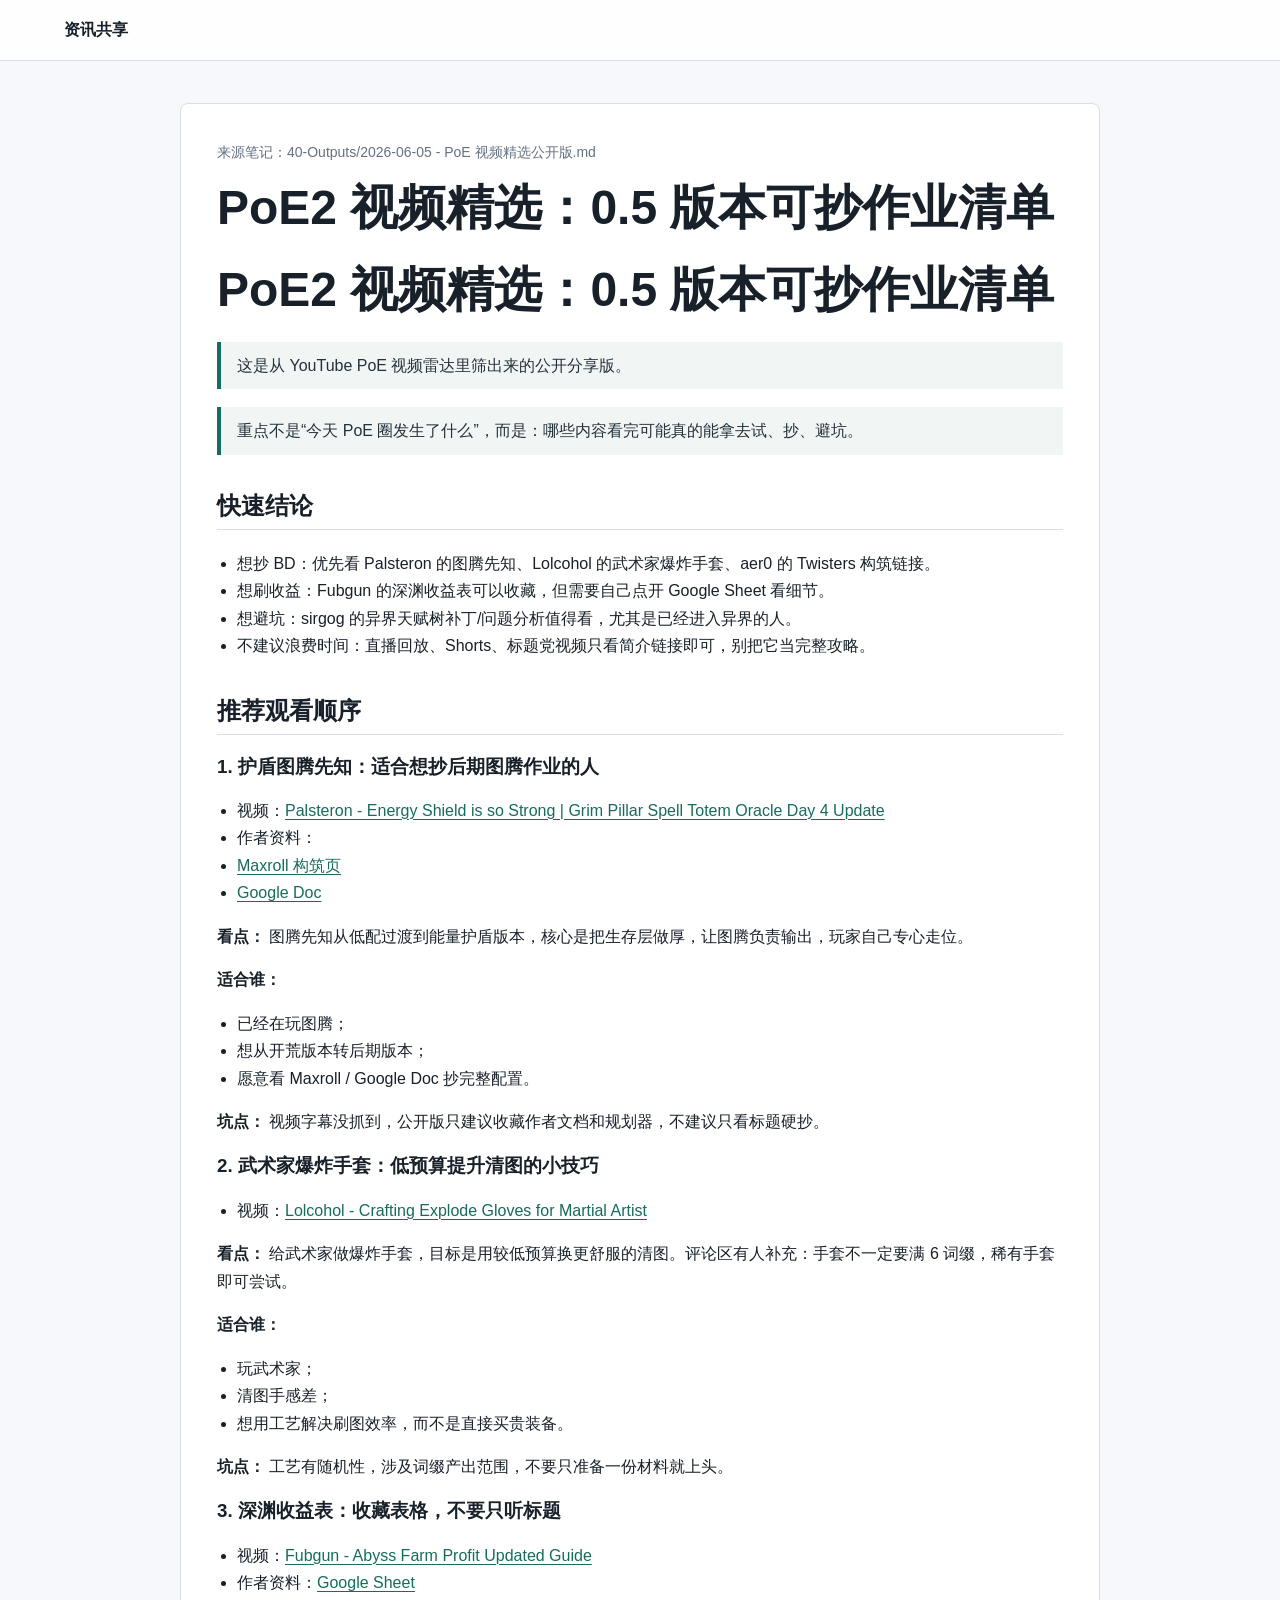
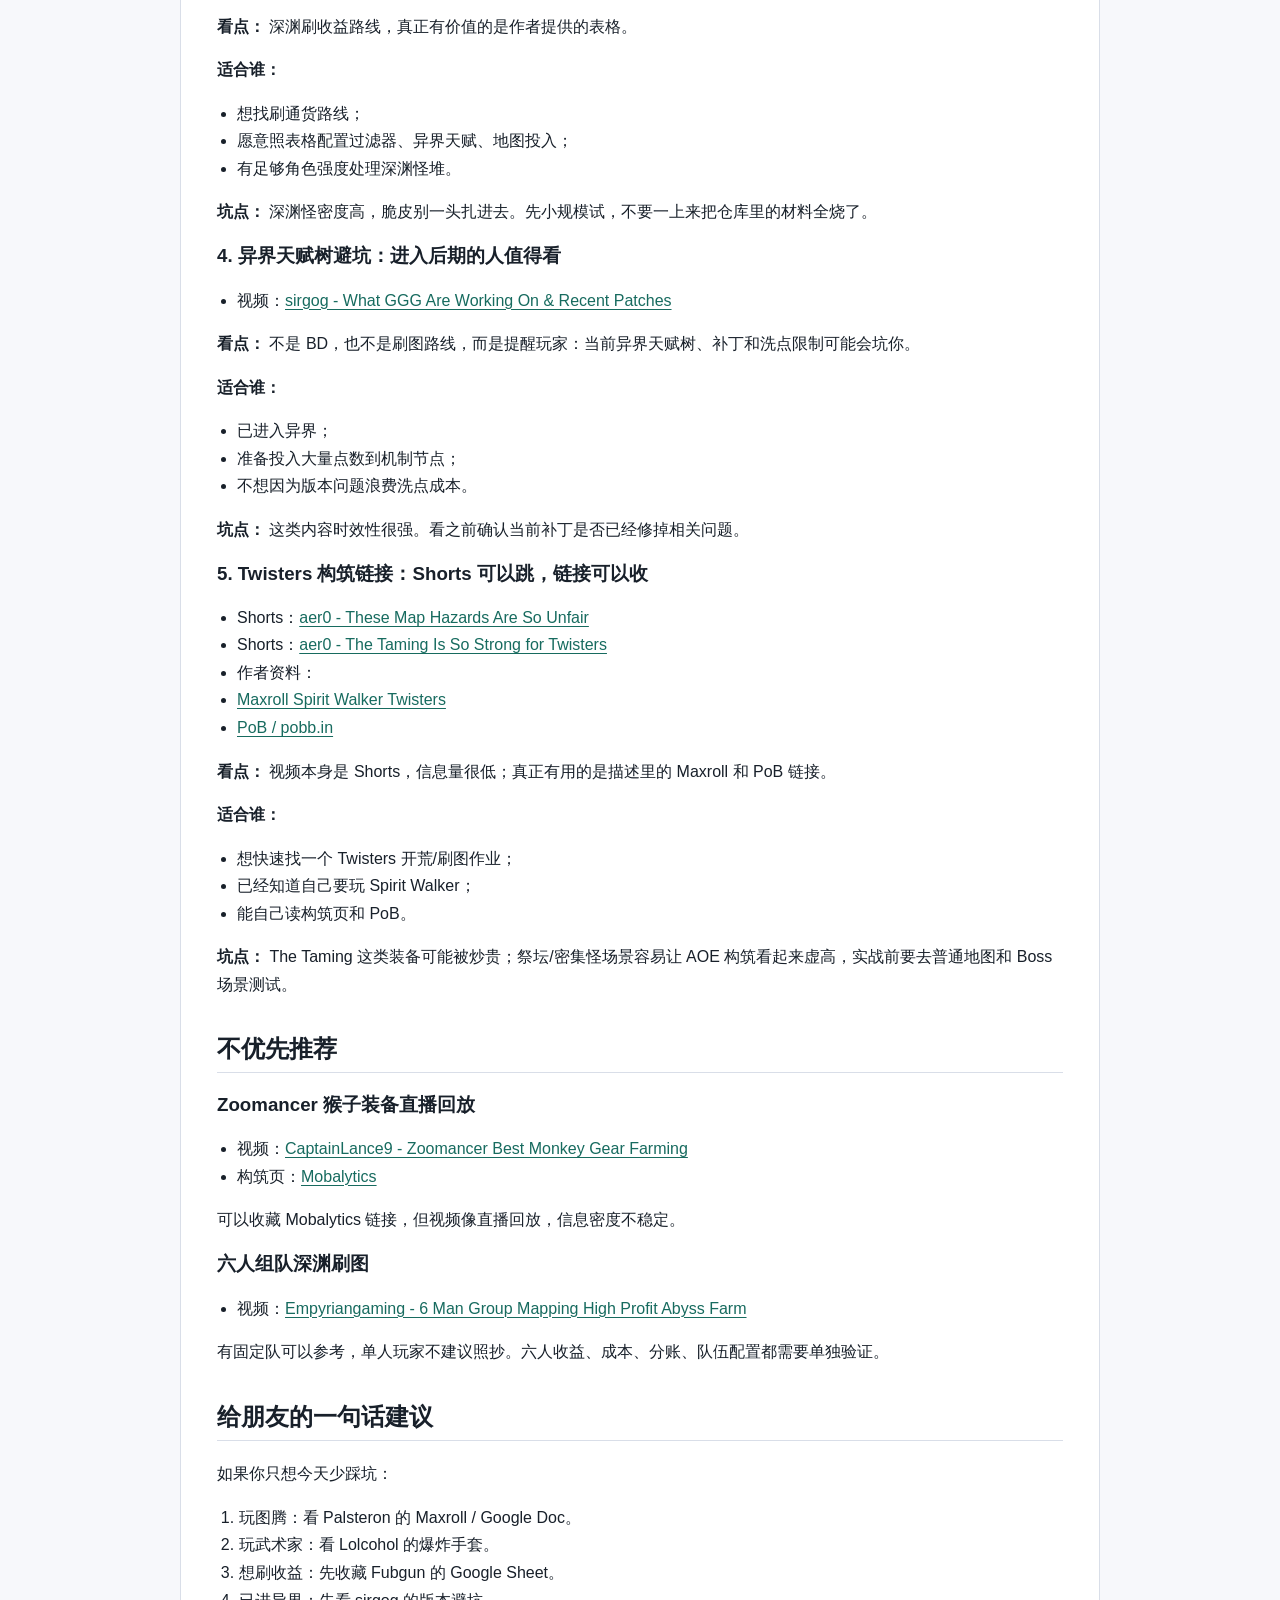
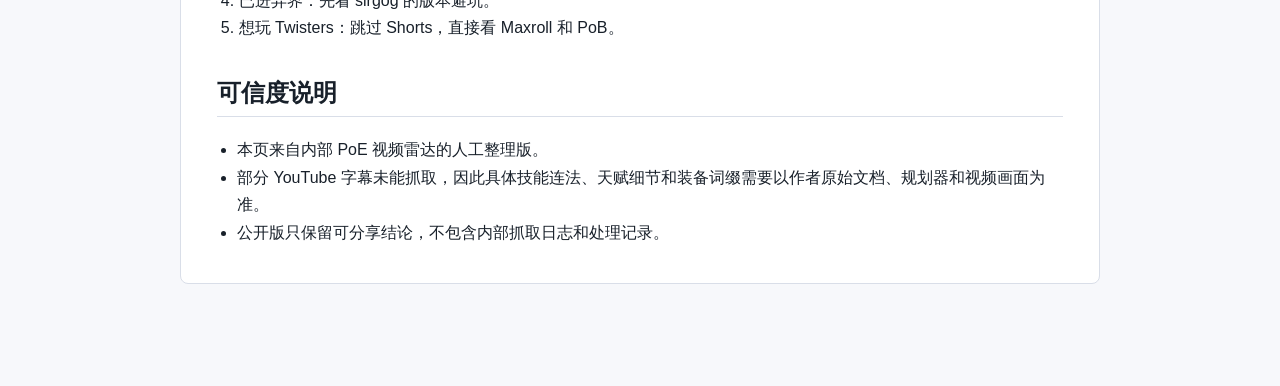
<file: poe2-视频精选-0-5-版本可抄作业清单.html>
<!doctype html>
<html lang="zh-CN">
<head>
  <meta charset="utf-8">
  <meta name="viewport" content="width=device-width, initial-scale=1">
  <title>PoE2 视频精选：0.5 版本可抄作业清单 · 资讯共享</title>
  <meta name="description" content="筛选后的资讯摘要和长期笔记。">
  <link rel="stylesheet" href="./styles.css">
</head>
<body>
  <header class="site-header">
    <a class="brand" href="./index.html">资讯共享</a>
    
  </header>
  <main class="site-main ">
    <article class="page-content">
  <p class="source">来源笔记：40-Outputs/2026-06-05 - PoE 视频精选公开版.md</p>
  <h1>PoE2 视频精选：0.5 版本可抄作业清单</h1>
<h1>PoE2 视频精选：0.5 版本可抄作业清单</h1>
<blockquote>这是从 YouTube PoE 视频雷达里筛出来的公开分享版。</blockquote>
<blockquote>重点不是“今天 PoE 圈发生了什么”，而是：哪些内容看完可能真的能拿去试、抄、避坑。</blockquote>
<h2>快速结论</h2>
<ul>
<li>想抄 BD：优先看 Palsteron 的图腾先知、Lolcohol 的武术家爆炸手套、aer0 的 Twisters 构筑链接。</li>
<li>想刷收益：Fubgun 的深渊收益表可以收藏，但需要自己点开 Google Sheet 看细节。</li>
<li>想避坑：sirgog 的异界天赋树补丁/问题分析值得看，尤其是已经进入异界的人。</li>
<li>不建议浪费时间：直播回放、Shorts、标题党视频只看简介链接即可，别把它当完整攻略。</li>
</ul>
<h2>推荐观看顺序</h2>
<h3>1. 护盾图腾先知：适合想抄后期图腾作业的人</h3>
<ul>
<li>视频：<a href="https://www.youtube.com/watch?v=-vwrql9rZB4" target="_blank" rel="noopener noreferrer">Palsteron - Energy Shield is so Strong | Grim Pillar Spell Totem Oracle Day 4 Update</a></li>
<li>作者资料：</li>
<li><a href="https://maxroll.gg/poe2/planner/wk7kwg06" target="_blank" rel="noopener noreferrer">Maxroll 构筑页</a></li>
<li><a href="https://docs.google.com/document/d/1MMeztq35_hQiE9AN5Qy4Q-fO3USBlNgbo_Ckskpm6FY" target="_blank" rel="noopener noreferrer">Google Doc</a></li>
</ul>
<p><strong>看点：</strong> 图腾先知从低配过渡到能量护盾版本，核心是把生存层做厚，让图腾负责输出，玩家自己专心走位。</p>
<p><strong>适合谁：</strong></p>
<ul>
<li>已经在玩图腾；</li>
<li>想从开荒版本转后期版本；</li>
<li>愿意看 Maxroll / Google Doc 抄完整配置。</li>
</ul>
<p><strong>坑点：</strong> 视频字幕没抓到，公开版只建议收藏作者文档和规划器，不建议只看标题硬抄。</p>
<h3>2. 武术家爆炸手套：低预算提升清图的小技巧</h3>
<ul>
<li>视频：<a href="https://www.youtube.com/watch?v=e-MihyBNVd4" target="_blank" rel="noopener noreferrer">Lolcohol - Crafting Explode Gloves for Martial Artist</a></li>
</ul>
<p><strong>看点：</strong> 给武术家做爆炸手套，目标是用较低预算换更舒服的清图。评论区有人补充：手套不一定要满 6 词缀，稀有手套即可尝试。</p>
<p><strong>适合谁：</strong></p>
<ul>
<li>玩武术家；</li>
<li>清图手感差；</li>
<li>想用工艺解决刷图效率，而不是直接买贵装备。</li>
</ul>
<p><strong>坑点：</strong> 工艺有随机性，涉及词缀产出范围，不要只准备一份材料就上头。</p>
<h3>3. 深渊收益表：收藏表格，不要只听标题</h3>
<ul>
<li>视频：<a href="https://www.youtube.com/watch?v=h4cltkkmItE" target="_blank" rel="noopener noreferrer">Fubgun - Abyss Farm Profit Updated Guide</a></li>
<li>作者资料：<a href="https://docs.google.com/spreadsheets/d/e/2PACX-1vR35NJkrhF1Zf9SZZOPlsdpqbTibL2AqOiZosya0NSjEN5A1Dx8a_MeQox9VDLQw3kB0ibZCNb_e6VJ/pubhtml#" target="_blank" rel="noopener noreferrer">Google Sheet</a></li>
</ul>
<p><strong>看点：</strong> 深渊刷收益路线，真正有价值的是作者提供的表格。</p>
<p><strong>适合谁：</strong></p>
<ul>
<li>想找刷通货路线；</li>
<li>愿意照表格配置过滤器、异界天赋、地图投入；</li>
<li>有足够角色强度处理深渊怪堆。</li>
</ul>
<p><strong>坑点：</strong> 深渊怪密度高，脆皮别一头扎进去。先小规模试，不要一上来把仓库里的材料全烧了。</p>
<h3>4. 异界天赋树避坑：进入后期的人值得看</h3>
<ul>
<li>视频：<a href="https://www.youtube.com/watch?v=ufnHCcR5-NQ" target="_blank" rel="noopener noreferrer">sirgog - What GGG Are Working On &amp; Recent Patches</a></li>
</ul>
<p><strong>看点：</strong> 不是 BD，也不是刷图路线，而是提醒玩家：当前异界天赋树、补丁和洗点限制可能会坑你。</p>
<p><strong>适合谁：</strong></p>
<ul>
<li>已进入异界；</li>
<li>准备投入大量点数到机制节点；</li>
<li>不想因为版本问题浪费洗点成本。</li>
</ul>
<p><strong>坑点：</strong> 这类内容时效性很强。看之前确认当前补丁是否已经修掉相关问题。</p>
<h3>5. Twisters 构筑链接：Shorts 可以跳，链接可以收</h3>
<ul>
<li>Shorts：<a href="https://www.youtube.com/shorts/XfQPxv-BQmo" target="_blank" rel="noopener noreferrer">aer0 - These Map Hazards Are So Unfair</a></li>
<li>Shorts：<a href="https://www.youtube.com/shorts/9pvBPfMpfvQ" target="_blank" rel="noopener noreferrer">aer0 - The Taming Is So Strong for Twisters</a></li>
<li>作者资料：</li>
<li><a href="https://maxroll.gg/poe2/build-guides/spirit-walker-twisters" target="_blank" rel="noopener noreferrer">Maxroll Spirit Walker Twisters</a></li>
<li><a href="https://pobb.in/YyECUQPdZMBO" target="_blank" rel="noopener noreferrer">PoB / pobb.in</a></li>
</ul>
<p><strong>看点：</strong> 视频本身是 Shorts，信息量很低；真正有用的是描述里的 Maxroll 和 PoB 链接。</p>
<p><strong>适合谁：</strong></p>
<ul>
<li>想快速找一个 Twisters 开荒/刷图作业；</li>
<li>已经知道自己要玩 Spirit Walker；</li>
<li>能自己读构筑页和 PoB。</li>
</ul>
<p><strong>坑点：</strong> The Taming 这类装备可能被炒贵；祭坛/密集怪场景容易让 AOE 构筑看起来虚高，实战前要去普通地图和 Boss 场景测试。</p>
<h2>不优先推荐</h2>
<h3>Zoomancer 猴子装备直播回放</h3>
<ul>
<li>视频：<a href="https://www.youtube.com/watch?v=QcS9usLjm7M" target="_blank" rel="noopener noreferrer">CaptainLance9 - Zoomancer Best Monkey Gear Farming</a></li>
<li>构筑页：<a href="https://mobalytics.gg/poe-2/profile/captainlance/builds/0-5-captainlance9-s-spirit-walker-beast-tamer" target="_blank" rel="noopener noreferrer">Mobalytics</a></li>
</ul>
<p>可以收藏 Mobalytics 链接，但视频像直播回放，信息密度不稳定。</p>
<h3>六人组队深渊刷图</h3>
<ul>
<li>视频：<a href="https://www.youtube.com/watch?v=pJBjvb-ags0" target="_blank" rel="noopener noreferrer">Empyriangaming - 6 Man Group Mapping High Profit Abyss Farm</a></li>
</ul>
<p>有固定队可以参考，单人玩家不建议照抄。六人收益、成本、分账、队伍配置都需要单独验证。</p>
<h2>给朋友的一句话建议</h2>
<p>如果你只想今天少踩坑：</p>
<ol>
<li>玩图腾：看 Palsteron 的 Maxroll / Google Doc。</li>
<li>玩武术家：看 Lolcohol 的爆炸手套。</li>
<li>想刷收益：先收藏 Fubgun 的 Google Sheet。</li>
<li>已进异界：先看 sirgog 的版本避坑。</li>
<li>想玩 Twisters：跳过 Shorts，直接看 Maxroll 和 PoB。</li>
</ol>
<h2>可信度说明</h2>
<ul>
<li>本页来自内部 PoE 视频雷达的人工整理版。</li>
<li>部分 YouTube 字幕未能抓取，因此具体技能连法、天赋细节和装备词缀需要以作者原始文档、规划器和视频画面为准。</li>
<li>公开版只保留可分享结论，不包含内部抓取日志和处理记录。</li>
</ul>
</article>
  </main>
</body>
</html>
</file>
<file: styles.css>
:root {
  color-scheme: light;
  --bg: #f7f8fb;
  --panel: #ffffff;
  --text: #18202a;
  --muted: #657083;
  --line: #d9dee8;
  --accent: #176b5f;
  --accent-strong: #0f5148;
}

* { box-sizing: border-box; }

body {
  margin: 0;
  font-family: -apple-system, BlinkMacSystemFont, "Segoe UI", "Microsoft YaHei", sans-serif;
  color: var(--text);
  background: var(--bg);
  line-height: 1.72;
}

a { color: var(--accent); text-decoration-thickness: 1px; text-underline-offset: 3px; }
a:hover { color: var(--accent-strong); }

.site-header {
  display: flex;
  align-items: center;
  justify-content: space-between;
  padding: 16px clamp(18px, 5vw, 64px);
  border-bottom: 1px solid var(--line);
  background: rgba(255, 255, 255, 0.86);
  backdrop-filter: blur(10px);
  position: sticky;
  top: 0;
}

.brand {
  color: var(--text);
  font-weight: 700;
  text-decoration: none;
}

.site-main {
  width: min(920px, calc(100% - 32px));
  margin: 0 auto;
  padding: 42px 0 80px;
}

.site-main.poe-main {
  width: min(1360px, calc(100% - 24px));
}

.hero {
  padding: 18px 0 28px;
}

.eyebrow {
  margin: 0 0 8px;
  color: var(--accent);
  font-size: 13px;
  font-weight: 700;
  letter-spacing: 0;
  text-transform: uppercase;
}

h1, h2, h3, h4 {
  line-height: 1.25;
  letter-spacing: 0;
}

h1 {
  margin: 0 0 22px;
  font-size: clamp(30px, 4vw, 48px);
}

h2 {
  margin-top: 36px;
  border-bottom: 1px solid var(--line);
  padding-bottom: 8px;
}

.page-content,
.index-list {
  background: var(--panel);
  border: 1px solid var(--line);
  border-radius: 8px;
  padding: clamp(20px, 4vw, 36px);
  margin-bottom: 22px;
}

.page-content > :first-child { margin-top: 0; }
.page-content > :last-child { margin-bottom: 0; }

.source {
  color: var(--muted);
  font-size: 14px;
}

ul {
  padding-left: 1.25rem;
}

ol {
  padding-left: 1.35rem;
}

blockquote {
  margin: 18px 0;
  padding: 10px 16px;
  border-left: 4px solid var(--accent);
  background: #f1f6f5;
  color: #25313c;
}

hr {
  border: 0;
  border-top: 1px solid var(--line);
  margin: 28px 0;
}

code {
  background: #eef2f6;
  border-radius: 4px;
  padding: 1px 5px;
  font-family: "Cascadia Mono", Consolas, monospace;
  font-size: 0.92em;
}

pre {
  overflow-x: auto;
  background: #101820;
  color: #f4f7fb;
  border-radius: 8px;
  padding: 16px;
}

pre code {
  background: transparent;
  color: inherit;
  padding: 0;
}

.index-list ul {
  list-style: none;
  padding: 0;
  margin: 0;
}

.index-list li {
  display: flex;
  gap: 16px;
  justify-content: space-between;
  align-items: baseline;
  border-top: 1px solid var(--line);
  padding: 12px 0;
}

.index-list li:first-child {
  border-top: 0;
}

.index-list span {
  color: var(--muted);
  font-size: 14px;
}

.poe-hero p:last-child {
  color: var(--muted);
  max-width: 760px;
}

.poe-layout {
  display: grid;
  grid-template-columns: 190px minmax(0, 1fr);
  gap: 18px;
  align-items: start;
}

.poe-sidebar {
  position: sticky;
  top: 78px;
}

.poe-sidebar-inner {
  background: var(--panel);
  border: 1px solid var(--line);
  border-radius: 8px;
  padding: 10px;
}

.poe-sidebar h2 {
  margin: 0 0 10px;
  padding: 0 0 8px;
  font-size: 16px;
}

.poe-sidebar a {
  display: block;
  padding: 8px 8px;
  border-radius: 6px;
  color: var(--text);
  text-decoration: none;
  border: 1px solid transparent;
}

.poe-sidebar a:hover,
.poe-sidebar a.active {
  background: #eef6f4;
  border-color: #c7ded9;
}

.poe-sidebar span {
  display: block;
  font-weight: 700;
}

.poe-sidebar small {
  display: block;
  color: var(--muted);
  line-height: 1.4;
  margin-top: 2px;
  font-size: 12px;
}

.poe-entry {
  scroll-margin-top: 88px;
}

.poe-entry-meta {
  color: var(--accent);
  font-weight: 700;
  margin: 0 0 10px;
}

.poe-report-index {
  margin: 22px 0 28px;
  padding: 18px;
  border: 1px solid #c7ded9;
  border-radius: 8px;
  background: #f3f8f7;
}

.poe-report-index h2 {
  margin-top: 0;
  border-bottom: 0;
  padding-bottom: 0;
}

.poe-report-index p {
  margin-top: 4px;
  color: var(--muted);
}

.poe-index-grid {
  display: grid;
  grid-template-columns: repeat(2, minmax(0, 1fr));
  gap: 12px;
  margin-top: 14px;
}

.poe-index-group {
  background: #ffffff;
  border: 1px solid var(--line);
  border-radius: 8px;
  padding: 12px 14px;
}

.poe-index-group h3 {
  margin: 0 0 8px;
  font-size: 16px;
}

.poe-index-group ul {
  margin: 0;
  padding-left: 18px;
}

.poe-index-group li {
  margin: 6px 0;
}

.poe-video-card {
  scroll-margin-top: 88px;
  margin: 28px 0;
  padding: 18px 0 0;
  border-top: 1px solid var(--line);
}

.poe-video-card:first-of-type {
  border-top: 0;
}

.poe-video-category {
  display: inline-block;
  margin-bottom: 8px;
  padding: 3px 9px;
  border-radius: 999px;
  background: #eef6f4;
  color: var(--accent-strong);
  font-size: 13px;
  font-weight: 700;
}

@media (max-width: 640px) {
  .site-header {
    position: static;
  }

  .poe-layout {
    display: block;
  }

  .poe-sidebar {
    position: static;
    margin-bottom: 18px;
  }

  .poe-index-grid {
    grid-template-columns: 1fr;
  }

  .index-list li {
    display: block;
  }

  .index-list span {
    display: block;
    margin-top: 4px;
  }
}
</file>
